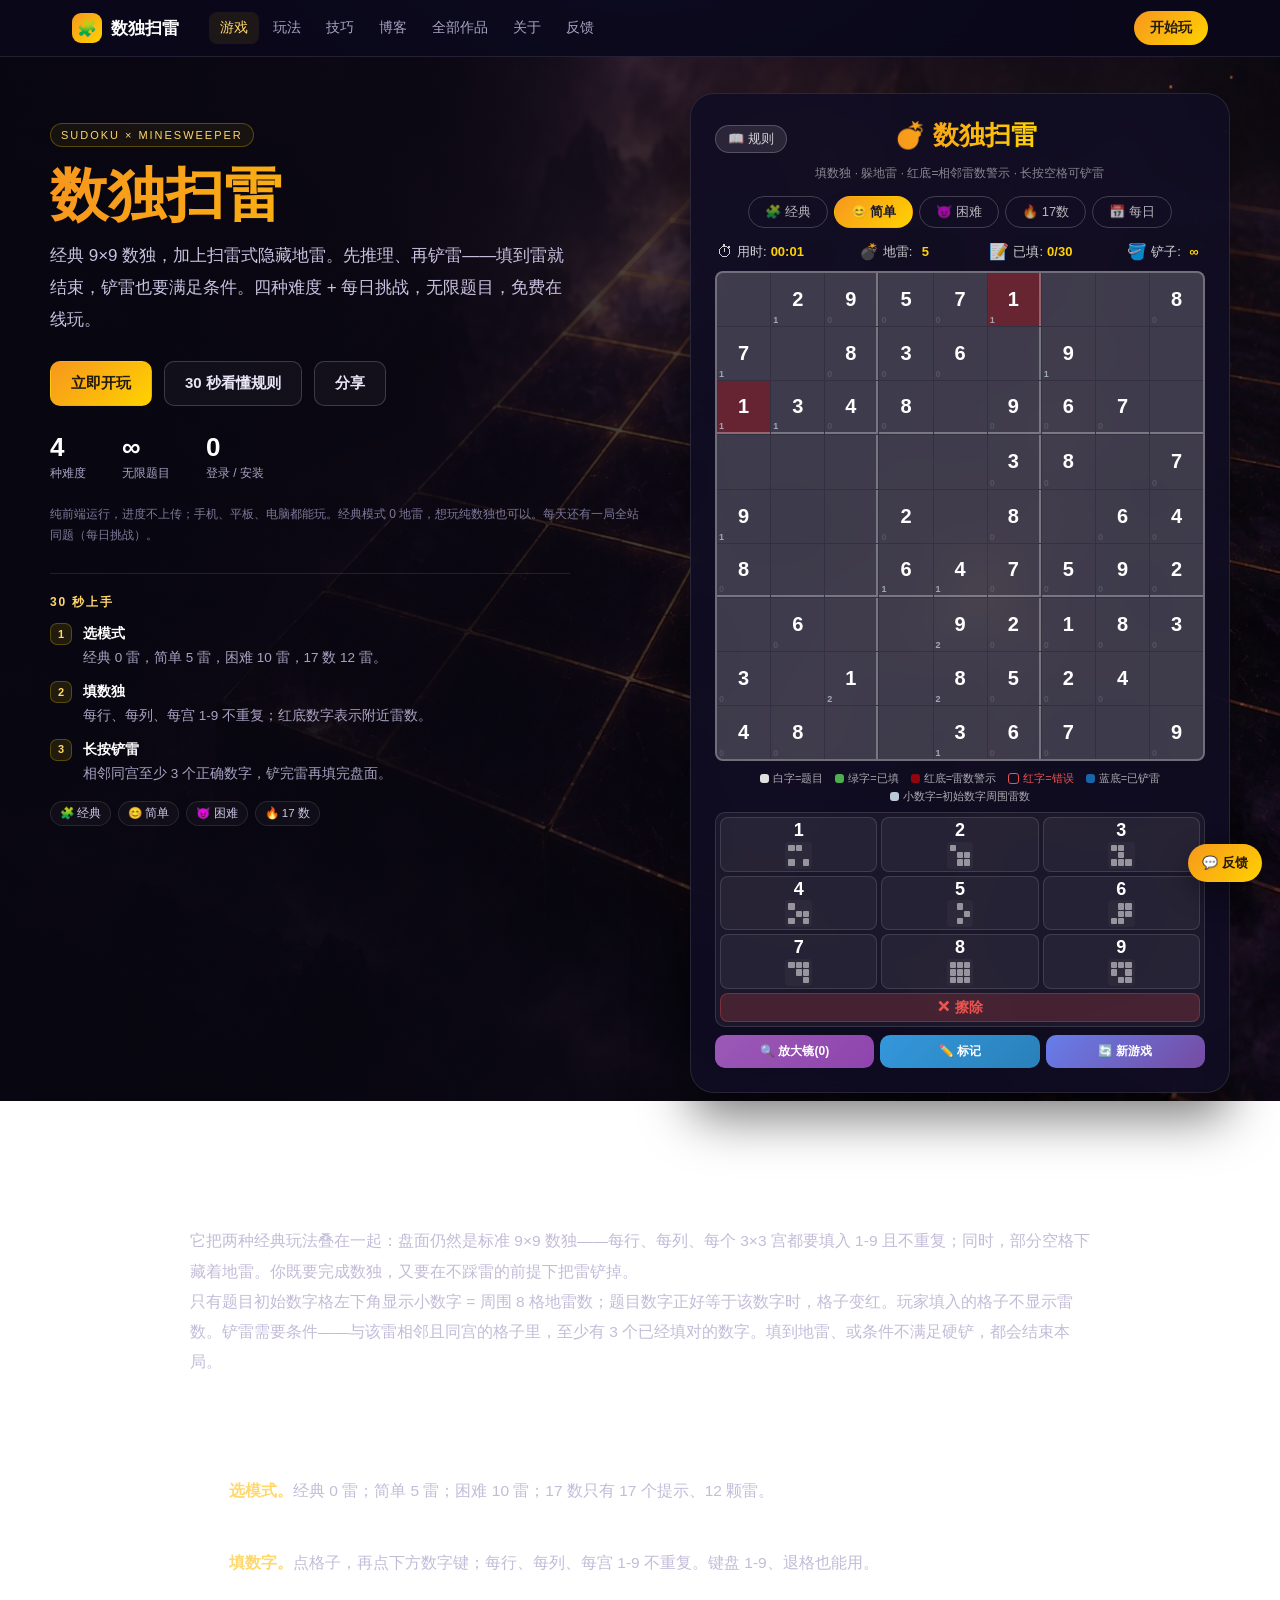
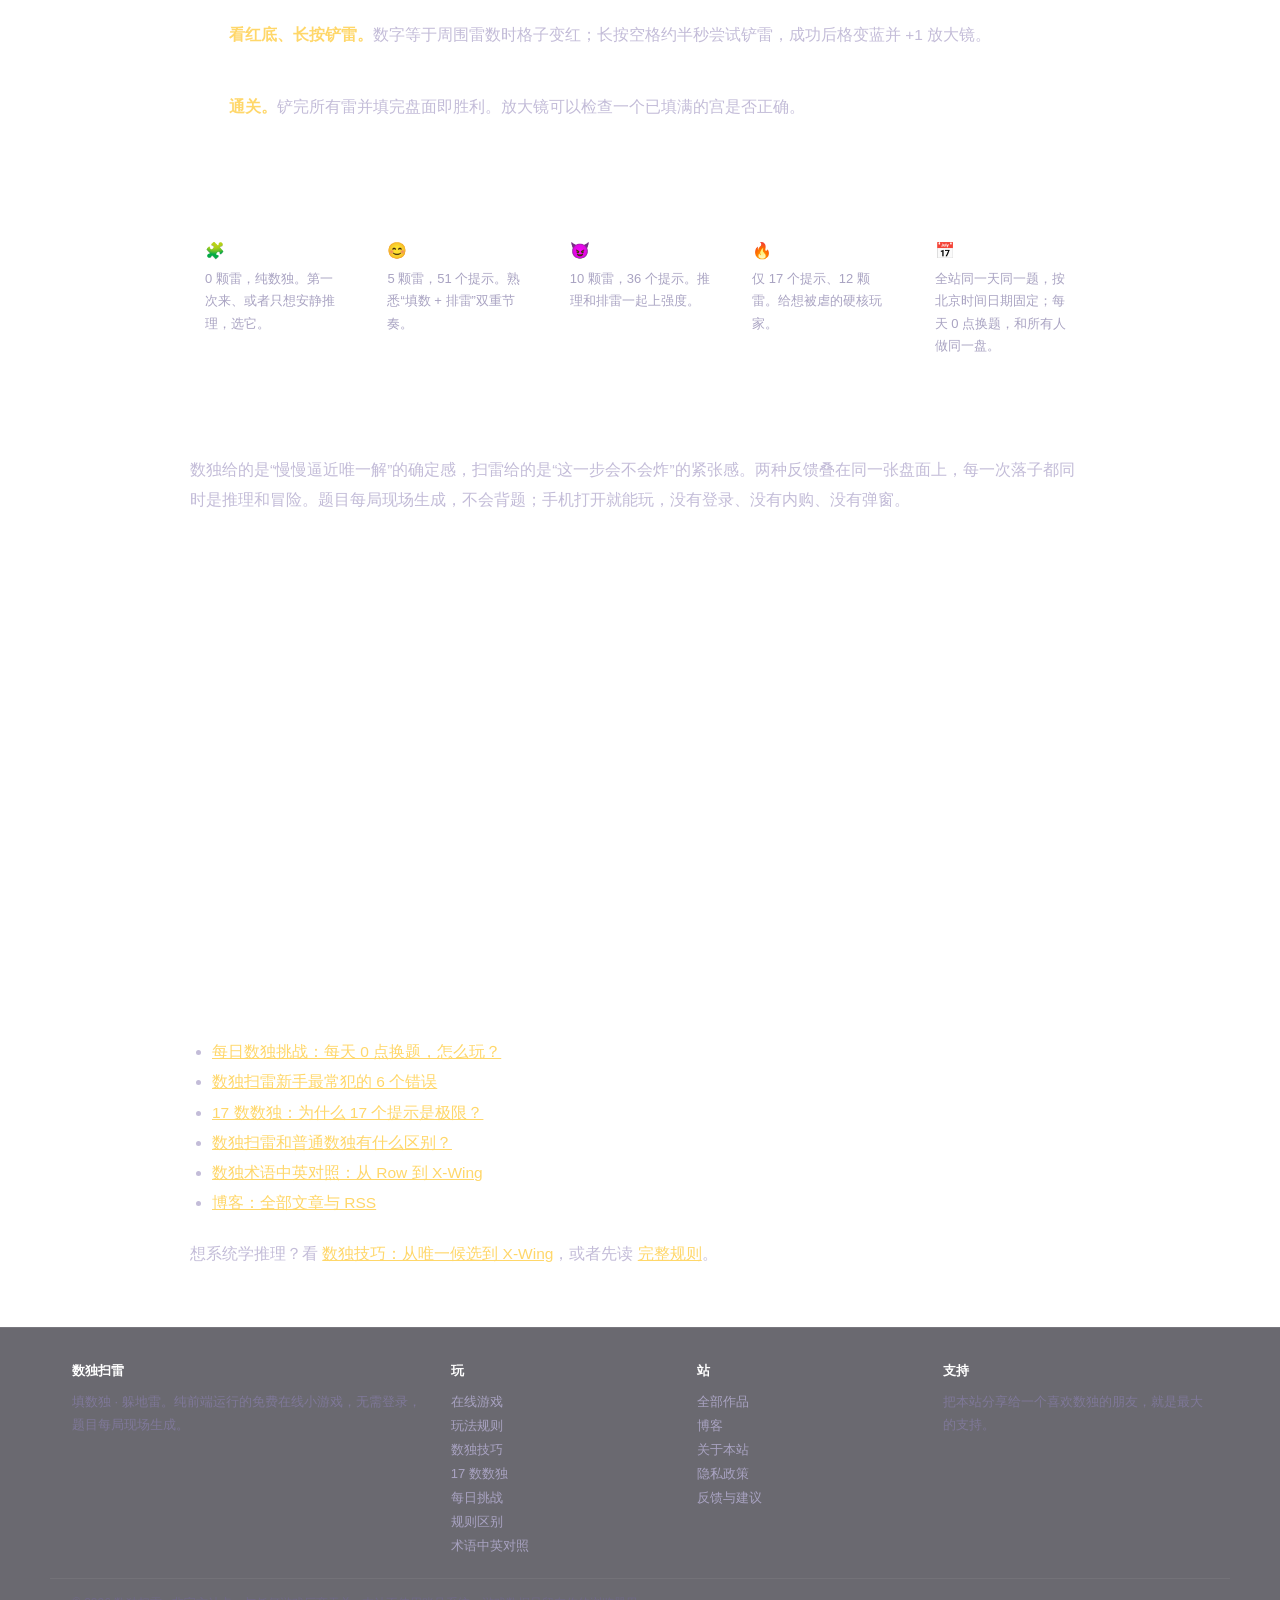
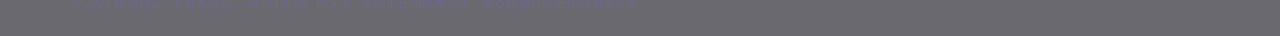
<file: index.html>
<!DOCTYPE html>
<html lang="zh-CN" data-lang="zh">
<head>
<meta charset="UTF-8">
<meta name="viewport" content="width=device-width, initial-scale=1.0">
<title>数独扫雷 - 在线数独+扫雷游戏，免费玩 | Sudoku Minesweeper</title>
<meta name="description" content="在线免费玩数独扫雷：标准数独规则加上扫雷式隐藏地雷，经典/简单/困难/17数四种难度 + 每日挑战，无限题目，手机电脑都能玩。">
<meta name="robots" content="index,follow">
<meta name="google-site-verification" content="fCkfI7h9OU4tstCwhGj9X18s-qxIKQ5c6J4GNo-vES8">
<meta name="msvalidate.01" content="6A747E1B3899C3206CFA20ED4156CDBF">
<link rel="canonical" href="https://vocabfan.online/">
<link rel="alternate" type="application/rss+xml" title="数独扫雷博客 RSS" href="https://vocabfan.online/feed.xml">
<meta name="theme-color" content="#0f0c29">
<link rel="icon" type="image/svg+xml" href="assets/favicon.svg">
<link rel="icon" type="image/png" sizes="64x64" href="assets/favicon-64.png">
<link rel="apple-touch-icon" sizes="180x180" href="assets/apple-touch-icon.png">
<meta property="og:site_name" content="数独扫雷">
<meta property="og:type" content="website">
<meta property="og:locale" content="zh_CN">
<meta property="og:title" content="数独扫雷 - 在线数独+扫雷游戏，免费玩 | Sudoku Minesweeper">
<meta property="og:description" content="在线免费玩数独扫雷：标准数独规则加上扫雷式隐藏地雷，经典/简单/困难/17数四种难度 + 每日挑战，无限题目，手机电脑都能玩。">
<meta property="og:url" content="https://vocabfan.online/">
<meta property="og:image" content="https://vocabfan.online/assets/og-cover.jpg">
<meta property="og:image:width" content="1200">
<meta property="og:image:height" content="630">
<meta name="twitter:card" content="summary_large_image">
<meta name="twitter:title" content="数独扫雷 - 在线数独+扫雷游戏，免费玩 | Sudoku Minesweeper">
<meta name="twitter:description" content="在线免费玩数独扫雷：标准数独规则加上扫雷式隐藏地雷，经典/简单/困难/17数四种难度 + 每日挑战，无限题目，手机电脑都能玩。">
<meta name="twitter:image" content="https://vocabfan.online/assets/og-cover.jpg">
<link rel="stylesheet" href="style.css?v=3">
<script type="application/ld+json">
{"@context":"https://schema.org","@type":"WebApplication","name":"数独扫雷","url":"https://vocabfan.online/","applicationCategory":"GameApplication","operatingSystem":"Any","browserRequirements":"Requires JavaScript","inLanguage":["zh-CN","en"],"description":"数独扫雷：在标准 9×9 数独中加入扫雷式隐藏地雷，支持经典、简单、困难、17 数四种难度，外加每日挑战，免费在线玩。","offers":{"@type":"Offer","price":"0","priceCurrency":"CNY"}}
</script>
<script type="application/ld+json">
{"@context":"https://schema.org","@type":"FAQPage","mainEntity":[{"@type":"Question","name":"数独扫雷和普通数独有什么区别？","acceptedAnswer":{"@type":"Answer","text":"盘面仍遵守标准数独规则，但部分空格下藏有地雷；填到雷会结束游戏，需要先推理并铲雷。"}},{"@type":"Question","name":"铲雷失败会怎样？","acceptedAnswer":{"@type":"Answer","text":"如果与该雷相邻且同宫的格子里正确数字不足 3 个，铲雷失败并结束本局。"}},{"@type":"Question","name":"题目有唯一解吗？","acceptedAnswer":{"@type":"Answer","text":"每一局都由程序现场生成，并在挖空时校验唯一解。"}},{"@type":"Question","name":"需要注册或付费吗？","acceptedAnswer":{"@type":"Answer","text":"不需要。游戏完全在浏览器本地运行，免费、无需登录。"}},{"@type":"Question","name":"手机上能玩吗？","acceptedAnswer":{"@type":"Answer","text":"可以，页面针对手机和平板做了响应式适配。"}},{"@type":"Question","name":"游戏数据会上传吗？","acceptedAnswer":{"@type":"Answer","text":"不会。游戏进度只存在当前页面内，刷新即重置；反馈只有你主动发邮件时才会发出。"}}]}
</script>
<script async src="https://pagead2.googlesyndication.com/pagead/js/adsbygoogle.js?client=ca-pub-4092161168689297" crossorigin="anonymous"></script>
</head>
<body>
<header class="site-header">
  <div class="site-header__inner">
    <a class="brand" href="index.html"><span class="brand__mark">🧩</span><span>数独扫雷</span></a>
    <nav class="site-nav" aria-label="主导航">
      <a href="index.html" class="active" aria-current="page">游戏</a>
      <a href="how-to-play.html">玩法</a>
      <a href="strategies.html">技巧</a>
      <a href="blog.html">博客</a>
      <a href="all.html">全部作品</a>
      <a href="about.html">关于</a>
      <a href="feedback.html">反馈</a>
    </nav>
    <a class="header-cta" href="index.html#game">开始玩</a>
  </div>
</header>
<main>
  <section class="hero">
    <div class="hero__inner">
      <div class="hero__copy">
        <span class="badge">SUDOKU × MINESWEEPER</span>
        <h1>数独扫雷</h1>
        <p class="hero__lead">经典 9×9 数独，加上扫雷式隐藏地雷。先推理、再铲雷——填到雷就结束，铲雷也要满足条件。四种难度 + 每日挑战，无限题目，免费在线玩。</p>
        <div class="hero__actions">
          <a class="btn btn--primary" href="#game">立即开玩</a>
          <a class="btn btn--ghost" href="how-to-play.html">30 秒看懂规则</a>
          <button class="btn btn--ghost" id="share-btn" type="button">分享</button>
        </div>
        <ul class="hero__stats">
          <li><b>4</b><span>种难度</span></li>
          <li><b>∞</b><span>无限题目</span></li>
          <li><b>0</b><span>登录 / 安装</span></li>
        </ul>
        <p class="hero__note">纯前端运行，进度不上传；手机、平板、电脑都能玩。经典模式 0 地雷，想玩纯数独也可以。每天还有一局全站同题（每日挑战）。</p>
        <div class="hero__quick">
          <h2>30 秒上手</h2>
          <ol>
            <li><span>1</span><div><b>选模式</b>经典 0 雷，简单 5 雷，困难 10 雷，17 数 12 雷。</div></li>
            <li><span>2</span><div><b>填数独</b>每行、每列、每宫 1-9 不重复；红底数字表示附近雷数。</div></li>
            <li><span>3</span><div><b>长按铲雷</b>相邻同宫至少 3 个正确数字，铲完雷再填完盘面。</div></li>
          </ol>
          <div class="chips"><span>🧩 经典</span><span>😊 简单</span><span>😈 困难</span><span>🔥 17 数</span></div>
        </div>
      </div>
      <div class="hero__game" id="game">
        <div class="container">
        <div class="header-row">
            <button class="rules-btn" id="rules-btn">📖 规则</button>
            <h2 class="game-title">💣 数独扫雷</h2>
            <div style="width:60px;"></div>
        </div>
        <p class="subtitle">填数独 · 躲地雷 · 红底=相邻雷数警示 · 长按空格可铲雷</p>

        <!-- 难度选择 -->
        <div class="difficulty-selector">
            <button class="diff-btn" data-diff="classic">🧩 经典</button>
            <button class="diff-btn active" data-diff="easy">😊 简单</button>
            <button class="diff-btn" data-diff="hard">😈 困难</button>
            <button class="diff-btn" data-diff="17">🔥 17数</button>
            <button class="diff-btn" data-diff="daily">📅 每日</button>
        </div>

        <!-- 游戏信息 -->
        <div class="game-info">
            <div class="info-item"><span class="icon">⏱</span><span>用时:</span><span class="value" id="timer">00:00</span></div>
            <div class="info-item">
                <span class="icon">💣</span>
                <span>地雷:</span>
                <span class="value" id="mine-count">0</span>
            </div>
            <div class="info-item">
                <span class="icon">📝</span>
                <span>已填:</span>
                <span class="value" id="filled-count">0/0</span>
            </div>
            <div class="info-item">
                <span class="icon">🪣</span>
                <span>铲子:</span>
                <span class="value" id="shovel-count">∞</span>
            </div>
        </div>

        <!-- 数独网格 -->
        <div class="sudoku-grid" id="sudoku-grid"></div>

        <!-- 颜色图例 -->
        <div class="legend">
            <span class="lg lg-given">白字=题目</span>
            <span class="lg lg-player">绿字=已填</span>
            <span class="lg lg-hint">红底=雷数警示</span>
            <span class="lg lg-wrong">红字=错误</span>
            <span class="lg lg-shoveled">蓝底=已铲雷</span>
            <span class="lg lg-clue">小数字=初始数字周围雷数</span>
        </div>

        <!-- 数字键盘 + 缩略图 合并区域（同一个大方框） -->
        <div class="numpad-thumbnail-area">
            <div class="numpad" id="numpad">
                <!-- 9个数字按钮，每个内嵌对应宫格的缩略图 -->
            </div>
        </div>

        <!-- 操作按钮 -->
        <div class="action-bar">
            <button class="action-btn magnify-btn" id="magnify-btn">🔍 放大镜(0)</button>
            <button class="action-btn mark-btn" id="mark-btn">✏️ 标记</button>
            <button class="action-btn new-game" id="new-game-btn">🔄 新游戏</button>
        </div>
    </div>

    <!-- 胜利弹窗 -->
    <div class="modal-overlay" id="victory-modal">
        <div class="modal">
            <div class="trophy">🏆</div>
            <h2>恭喜通关！</h2>
            <p id="victory-msg">你成功完成了数独并避开了所有地雷！</p>
            <button class="action-btn new-game" id="play-again-btn">🎮 再来一局</button>
        </div>
    </div>

    <!-- 失败弹窗 -->
    <div class="modal-overlay" id="fail-modal">
        <div class="modal">
            <div class="trophy" style="font-size:64px;">💥</div>
            <h2 style="background: linear-gradient(90deg, #ff4444, #ff6b6b);-webkit-background-clip:text;-webkit-text-fill-color:transparent;background-clip:text;">踩雷了！</h2>
            <p id="fail-msg">你填到了一个有地雷的格子，游戏结束！</p>
            <button class="action-btn new-game" id="fail-retry-btn">🔄 重新挑战</button>
        </div>
    </div>

    <!-- 规则弹窗 -->
    <div class="modal-overlay" id="rules-modal">
        <div class="modal rules-modal">
            <div class="trophy" style="font-size:40px;">📖</div>
            <h2>游戏规则</h2>
            <div class="rules-content">
                <p><strong>📚 名词说明</strong><br>· <strong>行 / 列</strong>：横向一排 9 格为「行」，纵向一列为「列」<br>· <strong>宫</strong>：被白色粗线围住的 3×3 共 9 个格子，整个盘面共有 9 个宫<br>· <strong>相邻格子</strong>：与某格上下左右及斜向紧挨的格子（最多 8 个，盘面边缘的格子更少）</p>
                <p><strong>🎯 目标</strong><br>完成数独的同时，找出并铲除所有地雷。</p>
                <p><strong>🎮 基本玩法</strong><br>· 像普通数独一样填数字（1-9），每行、每列、每个宫内数字不重复<br>· 只有题目初始数字格显示小数字 = 周围 8 格中的地雷数<br>· 玩家填入的数字不显示雷数，也不会生成红底雷提示<br>· 题目初始数字正好等于相邻雷数时，格子变红提醒你附近有雷<br>· 有雷的格子必须先铲除，才能填数字</p>
                <p><strong>🪣 铲雷（长按）</strong><br>· 填数模式下点击选中一个空格子，长按它约半秒即可尝试铲雷<br>· 铲雷条件：与该雷相邻且同宫的格子中，至少有 3 个已填对的数字<br>· 铲雷成功后该格变蓝，并获得 1 个放大镜<br>· 铲雷次数不限</p>
                <p><strong>🔍 放大镜</strong><br>· 铲雷成功可获得放大镜，点击"放大镜"按钮进入检查模式<br>· 点击一个已填满数字的宫，检查该宫内 9 个数字是否全部正确<br>· 全部正确：该宫变绿并显示✅；有错误：显示❌，错误数字标红<br>· 每次检查消耗 1 个放大镜</p>
                <p><strong>✏️ 标记模式</strong><br>· 点击"标记"按钮进入标记模式<br>· 点击空格子选中，再点数字按钮添加候选标记（小数字）<br>· 再次点击已标记的数字可移除<br>· 回到填数模式填入数字后，同行、同列、同宫中相同的候选标记会自动清除</p>
                <p><strong>💣 地雷提示</strong><br>· 只有题目初始数字格显示周围雷数，空格/玩家填入格不显示<br>· 题目初始数字等于该格相邻雷数时，整格变红<br>· 颜色说明：白字=题目 · 绿字=已填 · 红底=数字等于雷数 · 红字=错误 · 蓝底=已铲雷</p>
                <p><strong>🏆 胜利条件</strong><br>· 铲除所有地雷，并正确填完所有空格</p>
            </div>
            <button class="action-btn new-game" id="rules-close-btn">知道了</button>
        </div>
    </div>

    <!-- 自定义提示弹窗（替代 alert） -->
    <div class="toast-overlay" id="toast-overlay">
        <div class="toast-box">
            <div class="toast-icon" id="toast-icon">💡</div>
            <div class="toast-msg" id="toast-msg">提示信息</div>
            <button class="toast-btn" id="toast-btn">确定</button>
        </div>
    </div>

    
      </div>
    </div>
  </section>

  <div class="ad-slot" data-ad-slot="homeAfterGame"></div>

  <section class="content">
    <div class="content__inner">
      <h2>数独扫雷是什么？</h2>
      <p>它把两种经典玩法叠在一起：盘面仍然是标准 9×9 数独——每行、每列、每个 3×3 宫都要填入 1-9 且不重复；同时，部分空格下藏着地雷。你既要完成数独，又要在不踩雷的前提下把雷铲掉。</p>
      <p>只有题目初始数字格左下角显示小数字 = 周围 8 格地雷数；题目数字正好等于该数字时，格子变红。玩家填入的格子不显示雷数。铲雷需要条件——与该雷相邻且同宫的格子里，至少有 3 个已经填对的数字。填到地雷、或条件不满足硬铲，都会结束本局。</p>

      <h2>怎么玩：30 秒上手</h2>
      <ol class="steps">
        <li><b>选模式。</b>经典 0 雷；简单 5 雷；困难 10 雷；17 数只有 17 个提示、12 颗雷。</li>
        <li><b>填数字。</b>点格子，再点下方数字键；每行、每列、每宫 1-9 不重复。键盘 1-9、退格也能用。</li>
        <li><b>看红底、长按铲雷。</b>数字等于周围雷数时格子变红；长按空格约半秒尝试铲雷，成功后格变蓝并 +1 放大镜。</li>
        <li><b>通关。</b>铲完所有雷并填完盘面即胜利。放大镜可以检查一个已填满的宫是否正确。</li>
      </ol>

      <div class="ad-slot" data-ad-slot="homeInContent"></div>

      <h2>四种难度 + 每日挑战</h2>
      <div class="mode-grid">
        <div class="mode"><h3>🧩 经典</h3><p>0 颗雷，纯数独。第一次来、或者只想安静推理，选它。</p></div>
        <div class="mode"><h3>😊 简单</h3><p>5 颗雷，51 个提示。熟悉“填数 + 排雷”双重节奏。</p></div>
        <div class="mode"><h3>😈 困难</h3><p>10 颗雷，36 个提示。推理和排雷一起上强度。</p></div>
        <div class="mode"><h3>🔥 17 数</h3><p>仅 17 个提示、12 颗雷。给想被虐的硬核玩家。</p></div>
        <div class="mode"><h3>📅 每日挑战</h3><p>全站同一天同一题，按北京时间日期固定；每天 0 点换题，和所有人做同一盘。</p></div>
      </div>

      <h2>为什么会上瘾？</h2>
      <p>数独给的是“慢慢逼近唯一解”的确定感，扫雷给的是“这一步会不会炸”的紧张感。两种反馈叠在同一张盘面上，每一次落子都同时是推理和冒险。题目每局现场生成，不会背题；手机打开就能玩，没有登录、没有内购、没有弹窗。</p>

      <h2>常见问题</h2>
      <details><summary>数独扫雷和普通数独有什么区别？</summary><p>盘面仍遵守标准数独规则，但部分空格下藏有地雷；填到雷会结束游戏，需要先推理并铲雷。</p></details>
      <details><summary>铲雷失败会怎样？</summary><p>如果与该雷相邻且同宫的格子里正确数字不足 3 个，铲雷失败并结束本局。长按没有雷的格子只会提示，不会惩罚。</p></details>
      <details><summary>题目有唯一解吗？</summary><p>每一局都由程序现场生成，并在挖空时校验唯一解；不会出现多解盘面。</p></details>
      <details><summary>需要注册或付费吗？</summary><p>不需要。游戏完全在浏览器本地运行，免费、无需登录。</p></details>
      <details><summary>手机上能玩吗？</summary><p>可以，页面针对手机和平板做了响应式适配。</p></details>
      <details><summary>游戏数据会上传吗？</summary><p>不会。游戏进度只存在当前页面内，刷新即重置；反馈只有你主动发邮件时才会发出。</p></details>

      <h2>延伸阅读</h2>
      <ul class="related">
        <li><a href="daily-sudoku.html">每日数独挑战：每天 0 点换题，怎么玩？</a></li>
        <li><a href="common-mistakes.html">数独扫雷新手最常犯的 6 个错误</a></li>
        <li><a href="17-clues.html">17 数数独：为什么 17 个提示是极限？</a></li>
        <li><a href="sudoku-minesweeper-difference.html">数独扫雷和普通数独有什么区别？</a></li>
        <li><a href="sudoku-terms.html">数独术语中英对照：从 Row 到 X-Wing</a></li>
        <li><a href="blog.html">博客：全部文章与 RSS</a></li>
      </ul>
      <p style="margin-top:20px">想系统学推理？看 <a href="strategies.html">数独技巧：从唯一候选到 X-Wing</a>，或者先读 <a href="how-to-play.html">完整规则</a>。</p>
    </div>
  </section>
</main>
<footer class="site-footer">
  <div class="site-footer__inner">
    <div>
      <h4>数独扫雷</h4>
      <p>填数独 · 躲地雷。纯前端运行的免费在线小游戏，无需登录，题目每局现场生成。</p>
    </div>
    <div>
      <h4>玩</h4>
      <a href="index.html#game">在线游戏</a>
      <a href="how-to-play.html">玩法规则</a>
      <a href="strategies.html">数独技巧</a>
      <a href="17-clues.html">17 数数独</a>
      <a href="daily-sudoku.html">每日挑战</a>
      <a href="sudoku-minesweeper-difference.html">规则区别</a>
      <a href="sudoku-terms.html">术语中英对照</a>
    </div>
    <div>
      <h4>站</h4>
      <a href="all.html">全部作品</a>
      <a href="blog.html">博客</a>
      <a href="about.html">关于本站</a>
      <a href="privacy.html">隐私政策</a>
      <a href="feedback.html">反馈与建议</a>
    </div>
    <div>
      <h4>支持</h4>
      <p>把本站分享给一个喜欢数独的朋友，就是最大的支持。</p>
    </div>
  </div>
  <div class="site-footer__bottom">© 2026 数独扫雷 · 非官方站点，与任何游戏厂商无关 · 本站不使用账号系统，游戏数据只留在你的浏览器里。</div>
</footer>
<a class="feedback-fab" href="feedback.html" aria-label="反馈与建议">💬 反馈</a>
<script src="sudoku.js"></script>
    <script>
        // ============================================================
        // 游戏主逻辑
        // ============================================================

        // 游戏状态
        let state = {
            puzzle: [],        // 题目（0=空格）
            solution: [],      // 完整解
            playerGrid: [],    // 玩家当前填的数字
            mineMap: [],       // 地雷位置
            hintMap: [],       // 提示数字（周围雷数）
            selectedCell: null, // 当前选中的格子 {row, col}
            selectedNum: null,  // 当前选中的数字（无选中格子时，点击数字按钮高亮该数字）
            difficulty: 'easy',
            mineCount: 0,
            gameOver: false,
            explodedCell: null, // 踩雷的格子 {row, col}
            markMode: false,    // 标记模式
            markGrid: null,     // 标记数字 {row: {col: Set<num>}}
            magnifyCount: 0,    // 放大镜剩余次数
            magnifyMax: 7,      // 放大镜上限
            boxChecked: null,   // 宫检查状态 {boxIdx: 'correct'|'wrong'|null}
            checkedErrors: null, // 检查出的错误 {row: {col: true}}
            conflictGrid: null, // 数独语法冲突 {row: {col: true}}
            shoveled: null,     // 已铲除地雷的格子（9x9 布尔数组，蓝色背景 + 绿✓）
            noGuess: false      // 本局是否通过无猜校验
        };

        const gridEl = document.getElementById('sudoku-grid');
        const mineCountEl = document.getElementById('mine-count');
        const filledCountEl = document.getElementById('filled-count');
        const shovelCountEl = document.getElementById('shovel-count');
        const markBtn = document.getElementById('mark-btn');
        const magnifyBtn = document.getElementById('magnify-btn');
        const numpadEl = document.getElementById('numpad');
        const victoryModal = document.getElementById('victory-modal');
        const failModal = document.getElementById('fail-modal');
        const victoryMsg = document.getElementById('victory-msg');
        const failMsg = document.getElementById('fail-msg');
        const toastOverlay = document.getElementById('toast-overlay');
        const toastMsg = document.getElementById('toast-msg');
        const toastIcon = document.getElementById('toast-icon');
        const toastBtn = document.getElementById('toast-btn');

        // ---------- 自定义弹窗（替代 alert） ----------

        function showToast(msg, icon) {
            toastIcon.textContent = icon || '💡';
            toastMsg.textContent = msg;
            toastOverlay.classList.add('show');
        }

        function hideToast() {
            toastOverlay.classList.remove('show');
        }

        toastBtn.addEventListener('click', hideToast);
        toastOverlay.addEventListener('click', (e) => {
            if (e.target === toastOverlay) hideToast();
        });

        // 获取某个格子所在的3x3宫范围
        function getBoxRange(row, col) {
            const startRow = Math.floor(row / 3) * 3;
            const startCol = Math.floor(col / 3) * 3;
            return { startRow, startCol, endRow: startRow + 3, endCol: startCol + 3 };
        }

        // 获取某个格子周围8格中，在同一3x3宫内的邻居
        function getNeighborsInBox(row, col) {
            const box = getBoxRange(row, col);
            const neighbors = [];
            for (let dr = -1; dr <= 1; dr++) {
                for (let dc = -1; dc <= 1; dc++) {
                    if (dr === 0 && dc === 0) continue;
                    const nr = row + dr;
                    const nc = col + dc;
                    if (nr >= box.startRow && nr < box.endRow &&
                        nc >= box.startCol && nc < box.endCol &&
                        nr >= 0 && nr < 9 && nc >= 0 && nc < 9) {
                        neighbors.push([nr, nc]);
                    }
                }
            }
            return neighbors;
        }

        // 检查某个雷是否可以被铲除
        function canShovelMine(row, col) {
            if (!state.mineMap[row][col]) return false;

            const neighbors = getNeighborsInBox(row, col);
            let correctCount = 0;

            for (const [nr, nc] of neighbors) {
                if (state.playerGrid[nr][nc] !== 0 &&
                    state.playerGrid[nr][nc] === state.solution[nr][nc]) {
                    correctCount++;
                }
            }

            return correctCount >= 3;
        }

        // 获取宫格索引 (0-8)
        function getBoxIndex(row, col) {
            return Math.floor(row / 3) * 3 + Math.floor(col / 3);
        }

        // 检查某个宫格是否所有格都填了数字
        function isBoxFilled(boxIdx) {
            const startRow = Math.floor(boxIdx / 3) * 3;
            const startCol = (boxIdx % 3) * 3;
            for (let r = startRow; r < startRow + 3; r++) {
                for (let c = startCol; c < startCol + 3; c++) {
                    if (state.puzzle[r][c] === 0 && state.playerGrid[r][c] === 0) {
                        return false;
                    }
                }
            }
            return true;
        }

        // 检查某个宫格内所有数字是否正确
        function checkBox(boxIdx) {
            const startRow = Math.floor(boxIdx / 3) * 3;
            const startCol = (boxIdx % 3) * 3;
            let allCorrect = true;
            const errors = {};

            for (let r = startRow; r < startRow + 3; r++) {
                for (let c = startCol; c < startCol + 3; c++) {
                    if (state.puzzle[r][c] === 0) {
                        if (state.playerGrid[r][c] !== state.solution[r][c]) {
                            allCorrect = false;
                            if (!errors[r]) errors[r] = {};
                            errors[r][c] = true;
                        }
                    }
                }
            }

            return { allCorrect, errors };
        }

        // ---------- 计时器 ----------
        var timerEl = document.getElementById('timer');
        var timerId = null;
        var timerStart = 0;
        var timerElapsed = 0;
        function pad2(n) { return (n < 10 ? '0' : '') + n; }
        function fmtTime(sec) {
            sec = Math.max(0, Math.floor(sec || 0));
            var h = Math.floor(sec / 3600);
            var m = Math.floor((sec % 3600) / 60);
            var s = sec % 60;
            return h > 0 ? h + ':' + pad2(m) + ':' + pad2(s) : pad2(m) + ':' + pad2(s);
        }
        function tickTimer() {
            if (!timerEl) return;
            timerElapsed = Math.floor((Date.now() - timerStart) / 1000);
            timerEl.textContent = fmtTime(timerElapsed);
        }
        function startTimer() {
            if (timerId) { clearInterval(timerId); timerId = null; }
            timerStart = Date.now();
            timerElapsed = 0;
            if (timerEl) timerEl.textContent = '00:00';
            timerId = setInterval(tickTimer, 1000);
        }
        function stopTimer() {
            if (timerId) { clearInterval(timerId); timerId = null; }
            if (timerStart) tickTimer();
        }

        // ---------- 初始化游戏 ----------

        function initGame(difficulty) {
            state.difficulty = difficulty;
            state.gameOver = false;
            state.selectedCell = null;
            state.selectedNum = null;
            state.explodedCell = null;
            state.markMode = false;
            state.markGrid = Array.from({ length: 9 }, () => ({}));
            state.boxChecked = {};
            state.checkedErrors = Array.from({ length: 9 }, () => ({}));
            state.conflictGrid = Array.from({ length: 9 }, () => ({}));
            state.shoveled = Array.from({ length: 9 }, () => Array(9).fill(false));

            // 放大镜模式重置
            magnifyMode = false;
            // 放大镜初始为0，每铲一个雷给一个，有上限
            state.magnifyCount = 0;
            switch (difficulty) {
                case 'daily': state.magnifyMax = 5; break;
                case 'easy': state.magnifyMax = 7; break;
                case 'hard': state.magnifyMax = 5; break;
                case '17': state.magnifyMax = 3; break;
                default: state.magnifyMax = 7;
            }

            // 生成数独
            const isDaily = difficulty === 'daily';
            if (isDaily) setRng(mulberry32(dailySeed()));
            const generated = generatePuzzle(difficulty);
            const { puzzle, solution } = generated;
            state.puzzle = puzzle;
            state.solution = solution;

            // 初始化玩家网格
            state.playerGrid = puzzle.map(row => [...row]);

            // 放置地雷
            state.mineCount = getMineCount(difficulty);
            state.mineMap = placeMines(puzzle, state.mineCount);
            if (isDaily) setRng(Math.random);

            // 计算提示
            state.hintMap = calculateHints(state.mineMap);
            state.noGuess = !!generated.noGuess && !!state.mineMap.noGuess;
            recomputeConflicts();

            // 更新UI
            updateDifficultyButtons();
            updateModeButtons();
            renderGrid();
            renderNumpad();
            updateInfo();
            updateMagnifyButton();
            victoryModal.classList.remove('show');
            failModal.classList.remove('show');
            startTimer();
        }

        // ---------- 渲染网格 ----------

        function renderGrid() {
            gridEl.innerHTML = '';

            // 计算选中格子的相关信息（用于高亮）
            let selectedVal = null;
            let selectedRow = -1;
            let selectedCol = -1;
            let selectedBoxStartRow = -1;
            let selectedBoxStartCol = -1;

            if (state.selectedCell) {
                selectedRow = state.selectedCell.row;
                selectedCol = state.selectedCell.col;
                // 获取选中格子的值（优先 playerGrid，其次 puzzle）
                const pv = state.playerGrid[selectedRow][selectedCol];
                selectedVal = pv !== 0 ? pv : state.puzzle[selectedRow][selectedCol];
                const box = getBoxRange(selectedRow, selectedCol);
                selectedBoxStartRow = box.startRow;
                selectedBoxStartCol = box.startCol;
            }

            for (let r = 0; r < 9; r++) {
                for (let c = 0; c < 9; c++) {
                    const cell = document.createElement('div');
                    cell.className = 'cell';
                    cell.dataset.row = r;
                    cell.dataset.col = c;

                    const isGiven = state.puzzle[r][c] !== 0;
                    const playerVal = state.playerGrid[r][c];
                    const marks = state.markGrid[r][c];

                    // 同行/列/宫高亮
                    if (selectedRow >= 0) {
                        if (r === selectedRow || c === selectedCol ||
                            (r >= selectedBoxStartRow && r < selectedBoxStartRow + 3 &&
                             c >= selectedBoxStartCol && c < selectedBoxStartCol + 3)) {
                            cell.classList.add('related');
                        }
                    }

                    // 相同数字高亮（非0且非选中格本身）
                    if (selectedVal !== null && selectedVal !== 0 &&
                        !(r === selectedRow && c === selectedCol)) {
                        const cellVal = isGiven ? state.puzzle[r][c] : playerVal;
                        if (cellVal === selectedVal) {
                            cell.classList.add('highlighted');
                        }
                    }

                    // 无选中格子时，selectedNum 高亮所有包含该数字的格子
                    if (state.selectedCell === null && state.selectedNum !== null) {
                        const cellVal = isGiven ? state.puzzle[r][c] : playerVal;
                        if (cellVal === state.selectedNum) {
                            cell.classList.add('highlighted');
                        }
                    }

                    // 显示数字
                    if (isGiven) {
                        cell.textContent = state.puzzle[r][c];
                        cell.classList.add('given');
                    } else if (playerVal !== 0) {
                        cell.textContent = playerVal;
                        cell.classList.add('player');
                        // 检查出的错误标红（用 checked-wrong）
                        if (state.checkedErrors[r] && state.checkedErrors[r][c]) {
                            cell.classList.add('checked-wrong');
                        }
                        // 数独语法冲突标红（用 conflict）
                        if (state.conflictGrid[r] && state.conflictGrid[r][c]) {
                            cell.classList.add('conflict');
                        }
                    }

                    // 有标记数字且没有大数字时，显示3x3 grid固定位置小数字
                    if (marks && marks.size > 0 && playerVal === 0) {
                        const compact = document.createElement('div');
                        compact.className = 'marks-compact';
                        for (let pos = 1; pos <= 9; pos++) {
                            const span = document.createElement('span');
                            span.className = 'mark-num';
                            if (marks.has(pos)) {
                                span.textContent = pos;
                            }
                            compact.appendChild(span);
                        }
                        cell.appendChild(compact);
                    }

                    // 红色提示：只对题目给定数字生效
                    if (shouldShowHint(r, c, state.puzzle, state.playerGrid, state.hintMap)) {
                        cell.classList.add('hint');
                    }

                    // 只有题目初始数字格显示周围雷数；玩家填入的格子不显示
                    if (state.puzzle[r][c] !== 0) {
                        const mineBadge = document.createElement('span');
                        mineBadge.className = 'mine-badge' + (state.hintMap[r][c] === 0 ? ' zero' : '');
                        mineBadge.textContent = state.hintMap[r][c];
                        cell.appendChild(mineBadge);
                    }

                    // 放大镜检查结果：通过的宫整宫变绿，宫左上角显示✅/❌徽标
                    const boxIdx = getBoxIndex(r, c);
                    const boxState = state.boxChecked[boxIdx];
                    if (boxState === 'correct') {
                        cell.classList.add('box-correct');
                    }
                    if (boxState && r % 3 === 0 && c % 3 === 0) {
                        cell.classList.add(boxState === 'correct' ? 'box-correct-tl' : 'box-wrong-tl');
                    }

                    // 已铲除地雷：蓝底 + 绿✓
                    if (state.shoveled[r][c]) {
                        cell.classList.add('shoveled');
                    }

                    // 踩雷爆炸效果
                    if (state.explodedCell &&
                        state.explodedCell.row === r &&
                        state.explodedCell.col === c) {
                        cell.classList.add('exploded');
                        cell.textContent = '';
                    }

                    // 选中状态
                    if (state.selectedCell &&
                        state.selectedCell.row === r &&
                        state.selectedCell.col === c) {
                        cell.classList.add('selected');
                    }

                    // 标记模式：显示9宫格虚线（方便点击选中）
                    if (state.markMode && !isGiven && playerVal === 0) {
                        cell.classList.add('mark-mode');
                        // 在标记模式下，如果已经有紧凑小数字，也显示虚线
                        // 但不要覆盖紧凑小数字，所以只在无内容时加虚线
                        if (!marks || marks.size === 0) {
                            const markGrid = document.createElement('div');
                            markGrid.className = 'mark-grid';
                            for (let i = 1; i <= 9; i++) {
                                const mc = document.createElement('div');
                                mc.className = 'mark-cell';
                                mc.dataset.num = i;
                                markGrid.appendChild(mc);
                            }
                            cell.appendChild(markGrid);
                        }
                    }

                    cell.addEventListener('click', () => onCellClick(r, c));

                    // 长按铲雷：填数模式下按住空格子约0.6秒触发铲雷
                    cell.addEventListener('pointerdown', (e) => {
                        if (e.button !== 0) return;
                        if (state.gameOver || state.markMode || magnifyMode) return;
                        // 只有空格才可能藏雷，有数字的格子长按无意义
                        if (state.puzzle[r][c] !== 0 || state.playerGrid[r][c] !== 0) return;
                        cancelPressTimer();
                        pressCellEl = cell;
                        pressStartXY = { x: e.clientX, y: e.clientY };
                        cell.classList.add('pressing');
                        pressTimer = setTimeout(() => {
                            pressTimer = null;
                            if (pressCellEl) { pressCellEl.classList.remove('pressing'); pressCellEl = null; }
                            tryShovel(r, c);
                        }, 600);
                    });
                    cell.addEventListener('pointermove', (e) => {
                        // 手指/鼠标移动超过10px视为滚动或拖动，取消长按
                        if (pressTimer && pressStartXY &&
                            Math.hypot(e.clientX - pressStartXY.x, e.clientY - pressStartXY.y) > 10) {
                            cancelPressTimer();
                        }
                    });
                    cell.addEventListener('pointerup', cancelPressTimer);
                    cell.addEventListener('pointerleave', cancelPressTimer);
                    cell.addEventListener('pointercancel', cancelPressTimer);

                    gridEl.appendChild(cell);
                }
            }
        }

        // ---------- 渲染数字键盘（每个按钮内嵌对应数字的分布图） ----------

        function renderNumpad() {
            numpadEl.innerHTML = '';

            // 获取选中格子的值（用于数字键盘高亮）
            let selectedVal = null;
            if (state.selectedCell) {
                const { row, col } = state.selectedCell;
                const pv = state.playerGrid[row][col];
                selectedVal = pv !== 0 ? pv : state.puzzle[row][col];
            }

            for (let num = 1; num <= 9; num++) {
                const wrapper = document.createElement('div');
                wrapper.className = 'num-btn-wrapper';
                wrapper.dataset.num = num;

                // 数字键盘高亮：选中格子的值等于该数字
                if (selectedVal !== null && selectedVal !== 0 && selectedVal === num) {
                    wrapper.classList.add('highlighted');
                }

                // 数字标签
                const label = document.createElement('div');
                label.className = 'num-label';
                label.textContent = num;
                wrapper.appendChild(label);

                // 缩略图（3x3宫格分布图：每个小格代表一个3x3宫，该数字在宫中有出现则亮起）
                const thumb = document.createElement('div');
                thumb.className = 'num-thumb';

                for (let bi = 0; bi < 9; bi++) {
                    const tc = document.createElement('div');
                    tc.className = 'nt-cell';
                    // 检查该3x3宫中是否有数字 num
                    const startRow = Math.floor(bi / 3) * 3;
                    const startCol = (bi % 3) * 3;
                    let found = false;
                    for (let r = startRow; r < startRow + 3 && !found; r++) {
                        for (let c = startCol; c < startCol + 3 && !found; c++) {
                            const puzzleVal = state.puzzle[r][c];
                            const playerVal = state.playerGrid[r][c];
                            const cellVal = puzzleVal !== 0 ? puzzleVal : playerVal;
                            if (cellVal === num) {
                                found = true;
                            }
                        }
                    }
                    if (found) {
                        tc.classList.add('filled');
                    }
                    thumb.appendChild(tc);
                }

                wrapper.appendChild(thumb);

                // 点击整个 wrapper -> 无选中格子时选中该数字高亮，有选中格子时填数字
                wrapper.addEventListener('click', (e) => {
                    if (state.selectedCell === null) {
                        // 无选中格子 -> 选中该数字，高亮所有包含该数字的格子
                        state.selectedNum = num;
                        renderGrid();
                        renderNumpad();
                    } else {
                        placeNumber(num);
                    }
                });

                numpadEl.appendChild(wrapper);
            }

            // 擦除按钮
            const eraseWrapper = document.createElement('div');
            eraseWrapper.className = 'num-btn-wrapper erase-wrapper';
            const eraseLabel = document.createElement('div');
            eraseLabel.className = 'num-label';
            eraseLabel.textContent = '✕ 擦除';
            eraseWrapper.appendChild(eraseLabel);
            eraseWrapper.addEventListener('click', () => placeNumber(0));
            numpadEl.appendChild(eraseWrapper);
        }

        // ---------- 放大镜模式 ----------

        let magnifyMode = false;      // 放大镜模式
        let magnifyHintShown = false; // 检查模式提示只弹一次
        let shovelHintShown = false;  // 长按铲雷提示只弹一次

        // ---------- 长按铲雷 ----------

        let pressTimer = null;   // 长按计时器
        let pressCellEl = null;  // 正在长按的格子元素
        let pressStartXY = null; // 按下起点（用于判断是否移动）

        function cancelPressTimer() {
            if (pressTimer) { clearTimeout(pressTimer); pressTimer = null; }
            if (pressCellEl) { pressCellEl.classList.remove('pressing'); pressCellEl = null; }
            pressStartXY = null;
        }

        // 切换放大镜模式
        function toggleMagnifyMode() {
            if (state.gameOver) return;
            if (state.magnifyCount <= 0) {
                showToast('🔍 放大镜用完了！铲雷成功可获得放大镜', '🔍');
                return;
            }
            magnifyMode = !magnifyMode;
            if (magnifyMode) {
                state.markMode = false;
                updateModeButtons();
                // 提示只在第一次进入时弹出一次
                if (!magnifyHintShown) {
                    magnifyHintShown = true;
                    showToast('🔍 检查模式：点击一个已填满数字的宫进行检查', '🔍');
                }
            }
            renderGrid();
            updateMagnifyButton();
        }

        // 在点击格子时处理放大镜检查
        function tryMagnifyCell(row, col) {
            if (state.gameOver) return;
            if (state.magnifyCount <= 0) {
                magnifyMode = false;
                updateMagnifyButton();
                renderGrid();
                showToast('🔍 放大镜用完了！', '🔍');
                return;
            }

            const boxIdx = getBoxIndex(row, col);

            if (state.boxChecked[boxIdx]) {
                showToast('该宫已经检查过了！', '✅');
                magnifyMode = false;
                updateMagnifyButton();
                renderGrid();
                return;
            }

            if (!isBoxFilled(boxIdx)) {
                showToast('该宫还有空格未填，请先填满数字！', '📝');
                magnifyMode = false;
                updateMagnifyButton();
                renderGrid();
                return;
            }

            // 消耗放大镜
            state.magnifyCount--;

            // 检查宫格
            const result = checkBox(boxIdx);
            if (result.allCorrect) {
                state.boxChecked[boxIdx] = 'correct';
                showToast('✅ 检查通过！该宫内 9 个数字全部正确', '✅');
            } else {
                state.boxChecked[boxIdx] = 'wrong';
                // 记录错误位置并统计
                let errCount = 0;
                for (const r in result.errors) {
                    for (const c in result.errors[r]) {
                        state.checkedErrors[r][c] = true;
                        errCount++;
                    }
                }
                showToast(`❌ 该宫有 ${errCount} 个错误数字，已标红显示`, '❌');
            }

            magnifyMode = false;
            updateMagnifyButton();
            renderNumpad();
            renderGrid();
        }

        // ---------- 更新信息栏 ----------

        function updateInfo() {
            mineCountEl.textContent = state.mineCount;

            let filled = 0;
            let totalEmpty = 0;
            for (let r = 0; r < 9; r++) {
                for (let c = 0; c < 9; c++) {
                    if (state.puzzle[r][c] === 0) {
                        totalEmpty++;
                        if (state.playerGrid[r][c] !== 0) {
                            filled++;
                        }
                    }
                }
            }
            filledCountEl.textContent = `${filled}/${totalEmpty}`;
        }

        // ---------- 更新难度按钮 ----------

        function updateDifficultyButtons() {
            document.querySelectorAll('.diff-btn').forEach(btn => {
                btn.classList.toggle('active', btn.dataset.diff === state.difficulty);
            });
        }

        // ---------- 更新模式按钮 ----------

        function updateModeButtons() {
            // 标记按钮
            if (state.markMode) {
                markBtn.textContent = '✏️ 标记中';
                markBtn.classList.add('active');
            } else {
                markBtn.textContent = '✏️ 标记';
                markBtn.classList.remove('active');
            }
        }

        // ---------- 更新放大镜按钮 ----------

        function updateMagnifyButton() {
            magnifyBtn.textContent = `🔍 放大镜(${state.magnifyCount})`;
            if (state.magnifyCount > 0) {
                magnifyBtn.classList.add('can-use');
            } else {
                magnifyBtn.classList.remove('can-use');
            }
            if (magnifyMode) {
                magnifyBtn.classList.add('active');
            } else {
                magnifyBtn.classList.remove('active');
            }
        }

        // ---------- 切换标记模式 ----------

        function toggleMarkMode() {
            if (state.gameOver) return;
            state.markMode = !state.markMode;
            if (state.markMode) {
                magnifyMode = false;
            }
            state.selectedCell = null;
            updateModeButtons();
            updateMagnifyButton();
            renderGrid();
        }

        // ---------- 标记数字（通过选中格子 + 键盘输入） ----------

        function toggleMark(row, col, num) {
            if (state.gameOver) return;
            if (state.puzzle[row][col] !== 0) return; // 提示格不能标记
            if (state.playerGrid[row][col] !== 0) return; // 有数字不能标记

            if (!state.markGrid[row][col]) {
                state.markGrid[row][col] = new Set();
            }

            if (state.markGrid[row][col].has(num)) {
                state.markGrid[row][col].delete(num);
                if (state.markGrid[row][col].size === 0) {
                    delete state.markGrid[row][col];
                }
            } else {
                state.markGrid[row][col].add(num);
            }

            renderGrid();
        }

        // 填入数字后，自动清除同行/同列/同宫中该数字的候选标记
        function clearMarksAround(row, col, num) {
            const box = getBoxRange(row, col);
            for (let r = 0; r < 9; r++) {
                for (let c = 0; c < 9; c++) {
                    const sameRow = r === row;
                    const sameCol = c === col;
                    const sameBox = r >= box.startRow && r < box.endRow &&
                                    c >= box.startCol && c < box.endCol;
                    if (!sameRow && !sameCol && !sameBox) continue;

                    const marks = state.markGrid[r][c];
                    if (marks && marks.has(num)) {
                        marks.delete(num);
                        if (marks.size === 0) {
                            delete state.markGrid[r][c];
                        }
                    }
                }
            }
        }

        // ---------- 点击格子 ----------

        function onCellClick(row, col) {
            if (state.gameOver) return;

            // 放大镜模式
            if (magnifyMode) {
                tryMagnifyCell(row, col);
                return;
            }

            // 标记模式：选中格子，等待键盘输入标记数字
            if (state.markMode) {
                if (state.puzzle[row][col] !== 0 || state.playerGrid[row][col] !== 0) {
                    return; // 有数字的格不能标记
                }
                state.selectedCell = { row, col };
                renderGrid();
                return;
            }

            // 填数模式：选中格子（清除数字高亮）
            state.selectedNum = null;
            state.selectedCell = { row, col };
            // 长按铲雷的操作提示只在第一次选中空格子时弹一次
            if (!shovelHintShown && state.puzzle[row][col] === 0 && state.playerGrid[row][col] === 0) {
                shovelHintShown = true;
                showToast('💡 长按选中的空格子可尝试铲雷', '💡');
            }
            renderGrid();
        }

        // ---------- 铲子逻辑 ----------

        function tryShovel(row, col) {
            if (state.gameOver) return;
            if (!state.mineMap[row][col]) {
                showToast('🪣 这格没有地雷', '🪣');
                return;
            }

            if (canShovelMine(row, col)) {
                state.mineMap[row][col] = false;
                state.shoveled[row][col] = true; // 已铲雷：蓝底 + 绿✓
                state.mineCount--;
                state.hintMap = calculateHints(state.mineMap);

                // 每铲一个雷给一个放大镜（不超过上限）
                if (state.magnifyCount < state.magnifyMax) {
                    state.magnifyCount++;
                }

                showToast(
                    state.mineCount === 0
                        ? '🎉 所有地雷已清空！继续填完数独'
                        : '🪣 铲雷成功！该格已标蓝，+1 放大镜',
                    state.mineCount === 0 ? '🎉' : '🪣'
                );

                renderGrid();
                renderNumpad();
                updateInfo();
                updateMagnifyButton();

                if (checkVictory(state.puzzle, state.solution, state.playerGrid, state.mineMap)) {
                    state.gameOver = true;
                    renderGrid();
                    updateInfo();
                    showVictory();
                }
            } else {
                state.gameOver = true;
                state.explodedCell = { row, col };
                renderGrid();
                updateInfo();

                failMsg.textContent = '💥 条件不满足！与该雷相邻且同宫的格子中，正确数字不足 3 个，铲雷失败！';
                setTimeout(() => {
                    stopTimer(); failModal.classList.add('show');
                }, 500);
            }
        }

        // 检查数独语法冲突（同行/列/宫是否有相同数字）
        function recomputeConflicts() {
            const grid = Array.from({ length: 9 }, () => ({}));
            const cells = [];
            for (let r = 0; r < 9; r++) {
                for (let c = 0; c < 9; c++) {
                    if (state.playerGrid[r][c] !== 0) {
                        cells.push({ r, c, v: state.playerGrid[r][c], box: getBoxIndex(r, c) });
                    }
                }
            }
            const mark = (r, c) => { grid[r][c] = true; };
            for (let i = 0; i < cells.length; i++) {
                for (let j = i + 1; j < cells.length; j++) {
                    const a = cells[i], b = cells[j];
                    if (a.v !== b.v) continue;
                    if (a.r === b.r || a.c === b.c || a.box === b.box) {
                        mark(a.r, a.c);
                        mark(b.r, b.c);
                    }
                }
            }
            state.conflictGrid = grid;
        }

        function hasSudokuConflict(row, col, num) {
            if (num === 0) return false;
            // 检查行
            for (let c = 0; c < 9; c++) {
                if (c === col) continue;
                const val = state.puzzle[row][c] !== 0 ? state.puzzle[row][c] : state.playerGrid[row][c];
                if (val === num) return true;
            }
            // 检查列
            for (let r = 0; r < 9; r++) {
                if (r === row) continue;
                const val = state.puzzle[r][col] !== 0 ? state.puzzle[r][col] : state.playerGrid[r][col];
                if (val === num) return true;
            }
            // 检查宫
            const box = getBoxRange(row, col);
            for (let r = box.startRow; r < box.endRow; r++) {
                for (let c = box.startCol; c < box.endCol; c++) {
                    if (r === row && c === col) continue;
                    const val = state.puzzle[r][c] !== 0 ? state.puzzle[r][c] : state.playerGrid[r][c];
                    if (val === num) return true;
                }
            }
            return false;
        }

        // ---------- 填数字 / 标记数字 ----------

        function placeNumber(num) {
            if (state.gameOver) return;

            // 标记模式下：给选中的格子添加/移除标记数字
            if (state.markMode) {
                if (!state.selectedCell) {
                    showToast('请先点击一个空格子，再点数字来标记', '✏️');
                    return;
                }
                const { row, col } = state.selectedCell;
                if (state.puzzle[row][col] !== 0) return;
                if (state.playerGrid[row][col] !== 0) return;

                if (num === 0) {
                    // 擦除：清除该格所有标记
                    if (state.markGrid[row][col]) {
                        delete state.markGrid[row][col];
                        renderGrid();
                    }
                    return;
                }

                toggleMark(row, col, num);
                return;
            }

            // 填数模式
            if (!state.selectedCell) return;

            const { row, col } = state.selectedCell;

            if (state.puzzle[row][col] !== 0) return;

            // 有标记数字时，填大数字会清除标记
            if (state.markGrid[row][col]) {
                delete state.markGrid[row][col];
            }

            // 如果该格有雷，踩雷！（擦除操作不触发）
            if (num !== 0 && state.mineMap[row][col]) {
                state.gameOver = true;
                state.explodedCell = { row, col };
                renderGrid();
                updateInfo();

                failMsg.textContent = '💥 你填到了一个有地雷的格子，游戏结束！';
                setTimeout(() => {
                    stopTimer(); failModal.classList.add('show');
                }, 500);
                return;
            }

            // 安全，填入数字
            state.playerGrid[row][col] = num;

            // 清除该格旧的冲突标记
            if (state.conflictGrid[row] && state.conflictGrid[row][col]) {
                delete state.conflictGrid[row][col];
            }

            if (num !== 0) {
                // 自动清除同行/同列/同宫中该数字的候选标记
                clearMarksAround(row, col, num);
            }
            recomputeConflicts();

            // 检查胜利
            if (checkVictory(state.puzzle, state.solution, state.playerGrid, state.mineMap)) {
                state.gameOver = true;
                renderGrid();
                updateInfo();
                showVictory();
                return;
            }

            renderGrid();
            renderNumpad();
            updateInfo();
        }

        // ---------- 胜利弹窗 ----------

        function showVictory() {
            const diffNames = { classic: '经典', easy: '简单', hard: '困难', '17': '17数', daily: '每日挑战' };
            victoryMsg.textContent = state.difficulty === 'classic' ? '难度：经典 | 数独完成！' : `难度：${diffNames[state.difficulty]} | 所有地雷已铲除，数独完成！`;
            var bestKey = state.difficulty === 'daily' ? 'sudoku-best-daily-' + dailySeed() : 'sudoku-best-' + state.difficulty;
            var best = 0;
            try { best = parseInt(localStorage.getItem(bestKey) || '0', 10) || 0; } catch (e) {}
            var isBest = !best || timerElapsed < best;
            if (isBest) { try { localStorage.setItem(bestKey, String(timerElapsed)); } catch (e) {} best = timerElapsed; }
            victoryMsg.textContent += ' | 用时 ' + fmtTime(timerElapsed) + (isBest ? ' · 新纪录' : ' · 最佳 ' + fmtTime(best));
            victoryModal.classList.add('show');
        }

        // ---------- 键盘支持 ----------

        document.addEventListener('keydown', (e) => {
            if (e.key >= '1' && e.key <= '9') {
                placeNumber(parseInt(e.key));
            } else if (e.key === 'Backspace' || e.key === 'Delete' || e.key === '0') {
                placeNumber(0);
            } else if (e.key === 'ArrowUp' || e.key === 'ArrowDown' ||
                       e.key === 'ArrowLeft' || e.key === 'ArrowRight') {
                e.preventDefault();
                if (!state.selectedCell) {
                    state.selectedCell = { row: 0, col: 0 };
                } else {
                    let { row, col } = state.selectedCell;
                    if (e.key === 'ArrowUp') row = Math.max(0, row - 1);
                    if (e.key === 'ArrowDown') row = Math.min(8, row + 1);
                    if (e.key === 'ArrowLeft') col = Math.max(0, col - 1);
                    if (e.key === 'ArrowRight') col = Math.min(8, col + 1);
                    state.selectedCell = { row, col };
                }
                renderGrid();
            }
        });

        // ---------- 事件绑定 ----------

        // 难度按钮
        document.querySelectorAll('.diff-btn').forEach(btn => {
            btn.addEventListener('click', () => {
                initGame(btn.dataset.diff);
            });
        });

        // 标记按钮
        document.getElementById('mark-btn').addEventListener('click', toggleMarkMode);

        // 长按铲雷期间屏蔽右键/长按菜单（触屏长按会弹出）
        gridEl.addEventListener('contextmenu', (e) => e.preventDefault());

        // 放大镜按钮
        document.getElementById('magnify-btn').addEventListener('click', toggleMagnifyMode);

        // 新游戏
        document.getElementById('new-game-btn').addEventListener('click', () => {
            initGame(state.difficulty);
        });

        // 再来一局
        document.getElementById('play-again-btn').addEventListener('click', () => {
            initGame(state.difficulty);
        });

        // 失败重试
        document.getElementById('fail-retry-btn').addEventListener('click', () => {
            initGame(state.difficulty);
        });

        // 规则弹窗
        const rulesModal = document.getElementById('rules-modal');
        document.getElementById('rules-btn').addEventListener('click', () => {
            rulesModal.classList.add('show');
        });
        document.getElementById('rules-close-btn').addEventListener('click', () => {
            rulesModal.classList.remove('show');
        });
        rulesModal.addEventListener('click', (e) => {
            if (e.target === rulesModal) rulesModal.classList.remove('show');
        });

        // ---------- 启动游戏 ----------

        initGame('easy');
    </script>

<script>
(function () {
  var btn = document.getElementById('share-btn');
  if (!btn) return;
  btn.addEventListener('click', function () {
    var data = { title: '数独扫雷', text: '数独 + 扫雷，来试试这局会不会炸！', url: location.href };
    if (navigator.share) {
      navigator.share(data).catch(function () {});
      return;
    }
    var done = function () { btn.textContent = '链接已复制'; setTimeout(function () { btn.textContent = '分享'; }, 1600); };
    if (navigator.clipboard && navigator.clipboard.writeText) {
      navigator.clipboard.writeText(location.href).then(done, function () { window.prompt('复制链接：', location.href); });
    } else {
      window.prompt('复制链接：', location.href);
    }
  });
})();
</script>
</body>
</html>
</file>
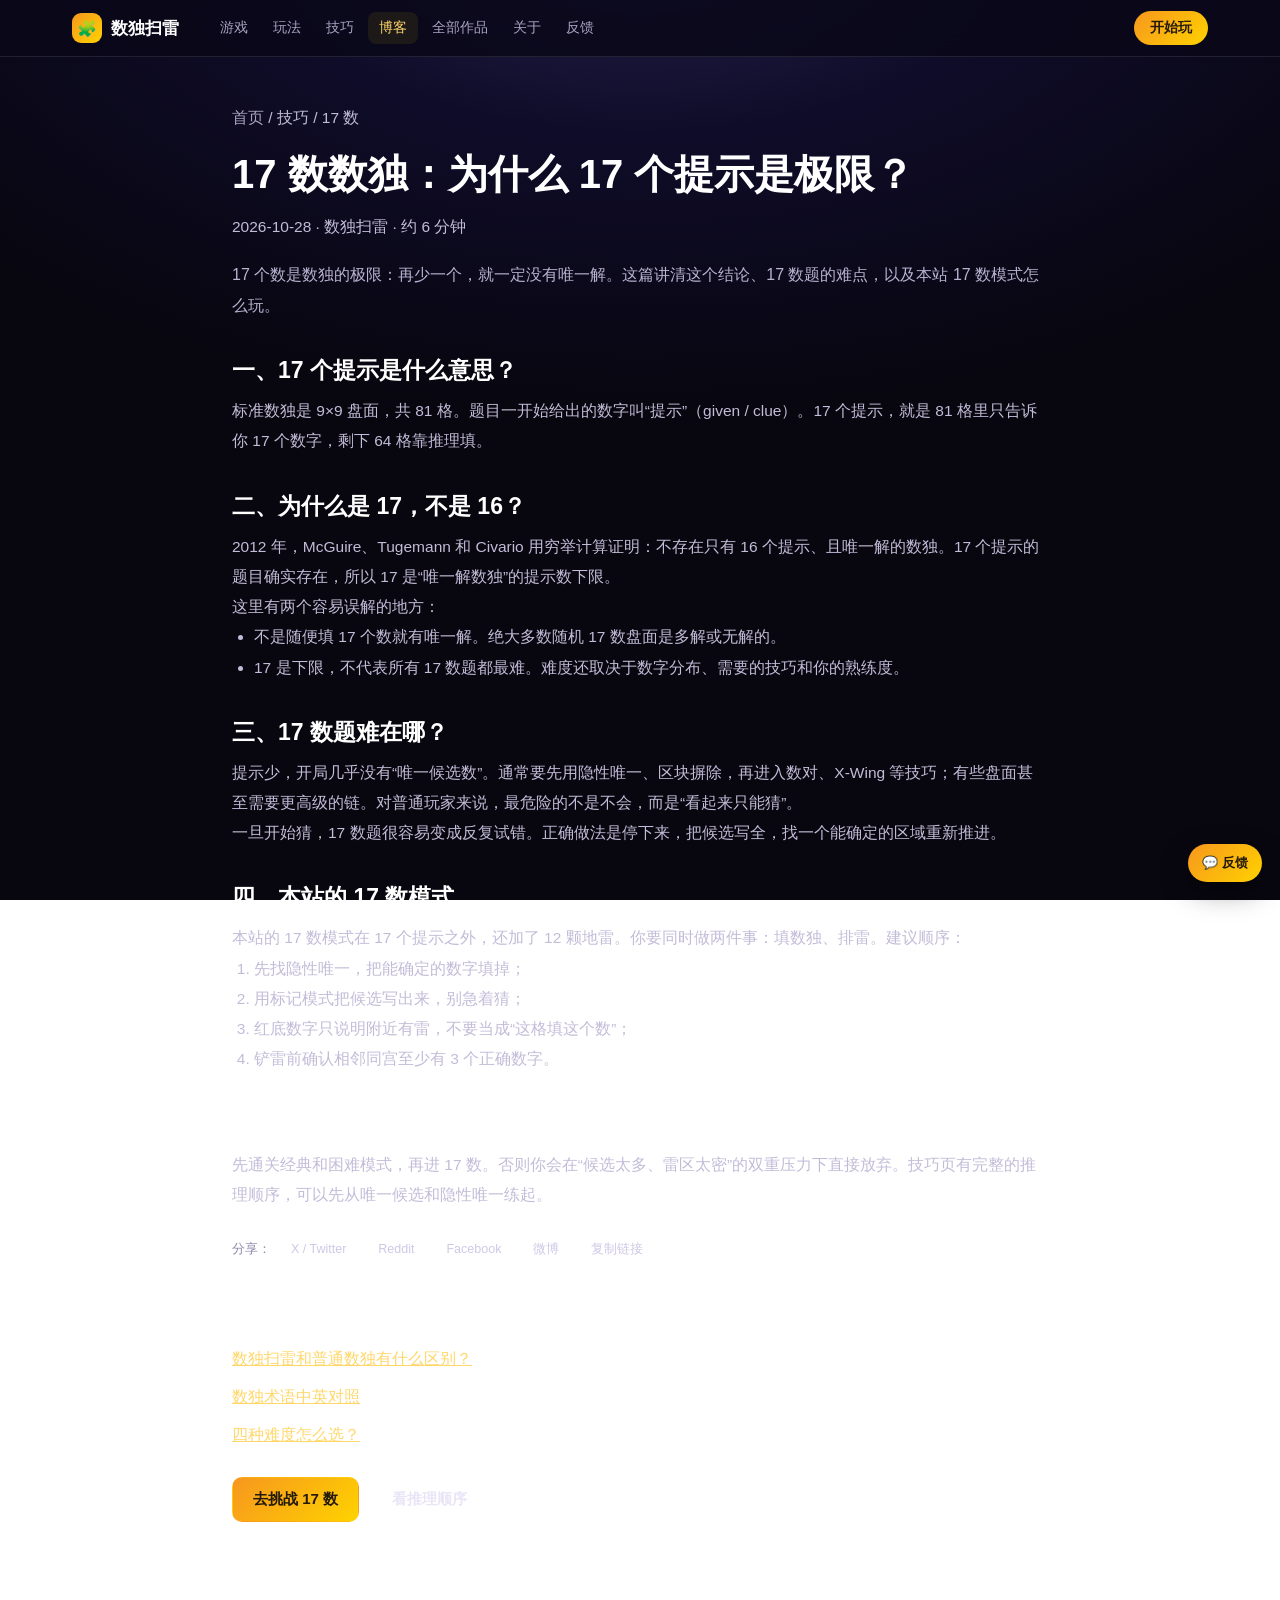
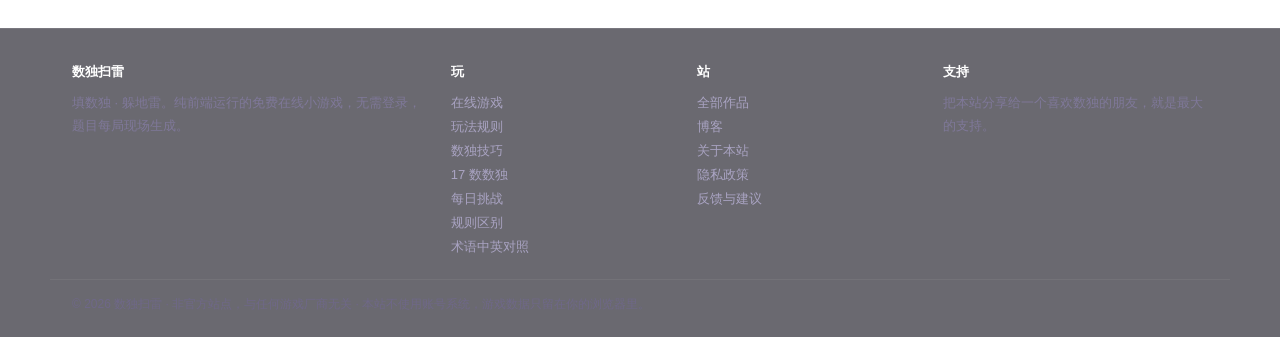
<file: 17-clues.html>
<!DOCTYPE html>
<html lang="zh-CN" data-lang="zh">
<head>
<meta charset="UTF-8">
<meta name="viewport" content="width=device-width, initial-scale=1.0">
<title>17 数数独：为什么 17 个提示是极限？| 数独扫雷</title>
<meta name="description" content="17 数数独为什么特殊？16 个提示为什么不可能有唯一解？这篇讲清 17 数下限、难度来源和本站 17 数模式的玩法。">
<meta name="robots" content="index,follow">
<meta name="google-site-verification" content="fCkfI7h9OU4tstCwhGj9X18s-qxIKQ5c6J4GNo-vES8">
<meta name="msvalidate.01" content="6A747E1B3899C3206CFA20ED4156CDBF">
<link rel="canonical" href="https://vocabfan.online/17-clues.html">
<link rel="alternate" type="application/rss+xml" title="数独扫雷博客 RSS" href="https://vocabfan.online/feed.xml">
<meta name="theme-color" content="#0f0c29">
<link rel="icon" type="image/svg+xml" href="assets/favicon.svg">
<link rel="icon" type="image/png" sizes="64x64" href="assets/favicon-64.png">
<link rel="apple-touch-icon" sizes="180x180" href="assets/apple-touch-icon.png">
<meta property="og:site_name" content="数独扫雷">
<meta property="og:type" content="article">
<meta property="og:locale" content="zh_CN">
<meta property="og:title" content="17 数数独：为什么 17 个提示是极限？| 数独扫雷">
<meta property="og:description" content="17 数数独为什么特殊？16 个提示为什么不可能有唯一解？这篇讲清 17 数下限、难度来源和本站 17 数模式的玩法。">
<meta property="og:url" content="https://vocabfan.online/17-clues.html">
<meta property="og:image" content="https://vocabfan.online/assets/og-17.jpg">
<meta property="og:image:width" content="1200">
<meta property="og:image:height" content="630">
<meta name="twitter:card" content="summary_large_image">
<meta name="twitter:title" content="17 数数独：为什么 17 个提示是极限？| 数独扫雷">
<meta name="twitter:description" content="17 数数独为什么特殊？16 个提示为什么不可能有唯一解？这篇讲清 17 数下限、难度来源和本站 17 数模式的玩法。">
<meta name="twitter:image" content="https://vocabfan.online/assets/og-17.jpg">
<link rel="stylesheet" href="style.css?v=3">
<script type="application/ld+json">{"@context":"https://schema.org","@type":"Article","headline":"17 数数独：为什么 17 个提示是极限？","description":"17 数下限的由来、17 数题的难点，以及数独扫雷 17 数模式的玩法。","inLanguage":"zh-CN","datePublished":"2026-10-28","dateModified":"2026-10-28","author":{"@type":"Organization","name":"数独扫雷"},"mainEntityOfPage":"https://vocabfan.online/17-clues.html"}</script>
<script async src="https://pagead2.googlesyndication.com/pagead/js/adsbygoogle.js?client=ca-pub-4092161168689297" crossorigin="anonymous"></script>
</head>
<body>
<header class="site-header">
  <div class="site-header__inner">
    <a class="brand" href="index.html"><span class="brand__mark">🧩</span><span>数独扫雷</span></a>
    <nav class="site-nav" aria-label="主导航">
      <a href="index.html">游戏</a>
      <a href="how-to-play.html">玩法</a>
      <a href="strategies.html">技巧</a>
      <a href="blog.html" class="active" aria-current="page">博客</a>
      <a href="all.html">全部作品</a>
      <a href="about.html">关于</a>
      <a href="feedback.html">反馈</a>
    </nav>
    <a class="header-cta" href="index.html#game">开始玩</a>
  </div>
</header>
<main class="page">
  <p class="crumbs"><a href="index.html">首页</a> / 技巧 / 17 数</p>
  <h1>17 数数独：为什么 17 个提示是极限？</h1>
  <p class="article-meta">2026-10-28 · 数独扫雷 · 约 6 分钟</p>
  <p class="page-lead">17 个数是数独的极限：再少一个，就一定没有唯一解。这篇讲清这个结论、17 数题的难点，以及本站 17 数模式怎么玩。</p>

  <h2>一、17 个提示是什么意思？</h2>
  <p>标准数独是 9×9 盘面，共 81 格。题目一开始给出的数字叫“提示”（given / clue）。17 个提示，就是 81 格里只告诉你 17 个数字，剩下 64 格靠推理填。</p>

  <h2>二、为什么是 17，不是 16？</h2>
  <p>2012 年，McGuire、Tugemann 和 Civario 用穷举计算证明：不存在只有 16 个提示、且唯一解的数独。17 个提示的题目确实存在，所以 17 是“唯一解数独”的提示数下限。</p>
  <p>这里有两个容易误解的地方：</p>
  <ul>
    <li>不是随便填 17 个数就有唯一解。绝大多数随机 17 数盘面是多解或无解的。</li>
    <li>17 是下限，不代表所有 17 数题都最难。难度还取决于数字分布、需要的技巧和你的熟练度。</li>
  </ul>

  <h2>三、17 数题难在哪？</h2>
  <p>提示少，开局几乎没有“唯一候选数”。通常要先用隐性唯一、区块摒除，再进入数对、X-Wing 等技巧；有些盘面甚至需要更高级的链。对普通玩家来说，最危险的不是不会，而是“看起来只能猜”。</p>
  <p>一旦开始猜，17 数题很容易变成反复试错。正确做法是停下来，把候选写全，找一个能确定的区域重新推进。</p>

  <div class="ad-slot" data-ad-slot="articleMid"></div>

  <h2>四、本站的 17 数模式</h2>
  <p>本站的 17 数模式在 17 个提示之外，还加了 12 颗地雷。你要同时做两件事：填数独、排雷。建议顺序：</p>
  <ol>
    <li>先找隐性唯一，把能确定的数字填掉；</li>
    <li>用标记模式把候选写出来，别急着猜；</li>
    <li>红底数字只说明附近有雷，不要当成“这格填这个数”；</li>
    <li>铲雷前确认相邻同宫至少有 3 个正确数字。</li>
  </ol>

  <h2>五、想挑战 17 数，先做什么？</h2>
  <p>先通关经典和困难模式，再进 17 数。否则你会在“候选太多、雷区太密”的双重压力下直接放弃。技巧页有完整的推理顺序，可以先从唯一候选和隐性唯一练起。</p>

  <div class="share">
    <span>分享：</span>
    <a href="https://twitter.com/intent/tweet?text=17%20%E6%95%B0%E6%95%B0%E7%8B%AC%EF%BC%9A%E4%B8%BA%E4%BB%80%E4%B9%88%2017%20%E4%B8%AA%E6%8F%90%E7%A4%BA%E6%98%AF%E6%9E%81%E9%99%90%EF%BC%9F&amp;url=https%3A%2F%2Fvocabfan.online%2F17-clues.html" target="_blank" rel="noopener">X / Twitter</a>
    <a href="https://www.reddit.com/submit?url=https%3A%2F%2Fvocabfan.online%2F17-clues.html&amp;title=17%20%E6%95%B0%E6%95%B0%E7%8B%AC%EF%BC%9A%E4%B8%BA%E4%BB%80%E4%B9%88%2017%20%E4%B8%AA%E6%8F%90%E7%A4%BA%E6%98%AF%E6%9E%81%E9%99%90%EF%BC%9F" target="_blank" rel="noopener">Reddit</a>
    <a href="https://www.facebook.com/sharer/sharer.php?u=https%3A%2F%2Fvocabfan.online%2F17-clues.html" target="_blank" rel="noopener">Facebook</a>
    <a href="https://service.weibo.com/share/share.php?url=https%3A%2F%2Fvocabfan.online%2F17-clues.html&amp;title=17%20%E6%95%B0%E6%95%B0%E7%8B%AC%EF%BC%9A%E4%B8%BA%E4%BB%80%E4%B9%88%2017%20%E4%B8%AA%E6%8F%90%E7%A4%BA%E6%98%AF%E6%9E%81%E9%99%90%EF%BC%9F" target="_blank" rel="noopener">微博</a>
    <button type="button" class="copy-link" data-url="https://vocabfan.online/17-clues.html">复制链接</button>
  </div>

  <h2>相关阅读</h2>
  <ul class="related">
    <li><a href="sudoku-minesweeper-difference.html">数独扫雷和普通数独有什么区别？</a></li>
    <li><a href="sudoku-terms.html">数独术语中英对照</a></li>
    <li><a href="difficulty-guide.html">四种难度怎么选？</a></li>
  </ul>

  <div class="ad-slot" data-ad-slot="articleEnd"></div>

  <div class="cta">
    <a class="btn btn--primary" href="index.html#game">去挑战 17 数</a>
    <a class="btn btn--ghost" href="strategies.html">看推理顺序</a>
  </div>
</main>
<footer class="site-footer">
  <div class="site-footer__inner">
    <div>
      <h4>数独扫雷</h4>
      <p>填数独 · 躲地雷。纯前端运行的免费在线小游戏，无需登录，题目每局现场生成。</p>
    </div>
    <div>
      <h4>玩</h4>
      <a href="index.html#game">在线游戏</a>
      <a href="how-to-play.html">玩法规则</a>
      <a href="strategies.html">数独技巧</a>
      <a href="17-clues.html">17 数数独</a>
      <a href="daily-sudoku.html">每日挑战</a>
      <a href="sudoku-minesweeper-difference.html">规则区别</a>
      <a href="sudoku-terms.html">术语中英对照</a>
    </div>
    <div>
      <h4>站</h4>
      <a href="all.html">全部作品</a>
      <a href="blog.html">博客</a>
      <a href="about.html">关于本站</a>
      <a href="privacy.html">隐私政策</a>
      <a href="feedback.html">反馈与建议</a>
    </div>
    <div>
      <h4>支持</h4>
      <p>把本站分享给一个喜欢数独的朋友，就是最大的支持。</p>
    </div>
  </div>
  <div class="site-footer__bottom">© 2026 数独扫雷 · 非官方站点，与任何游戏厂商无关 · 本站不使用账号系统，游戏数据只留在你的浏览器里。</div>
</footer>
<a class="feedback-fab" href="feedback.html" aria-label="反馈与建议">💬 反馈</a>
<script>
document.querySelectorAll('.copy-link').forEach(function (btn) {
  btn.addEventListener('click', function () {
    var url = btn.getAttribute('data-url');
    function done() {
      btn.textContent = '已复制';
      setTimeout(function () { btn.textContent = '复制链接'; }, 1500);
    }
    function fallback() {
      var ta = document.createElement('textarea');
      ta.value = url;
      document.body.appendChild(ta);
      ta.select();
      try { document.execCommand('copy'); done(); } catch (e) {}
      document.body.removeChild(ta);
    }
    if (navigator.clipboard && navigator.clipboard.writeText) {
      navigator.clipboard.writeText(url).then(done, fallback);
    } else fallback();
  });
});
</script>
</body>
</html>
</file>
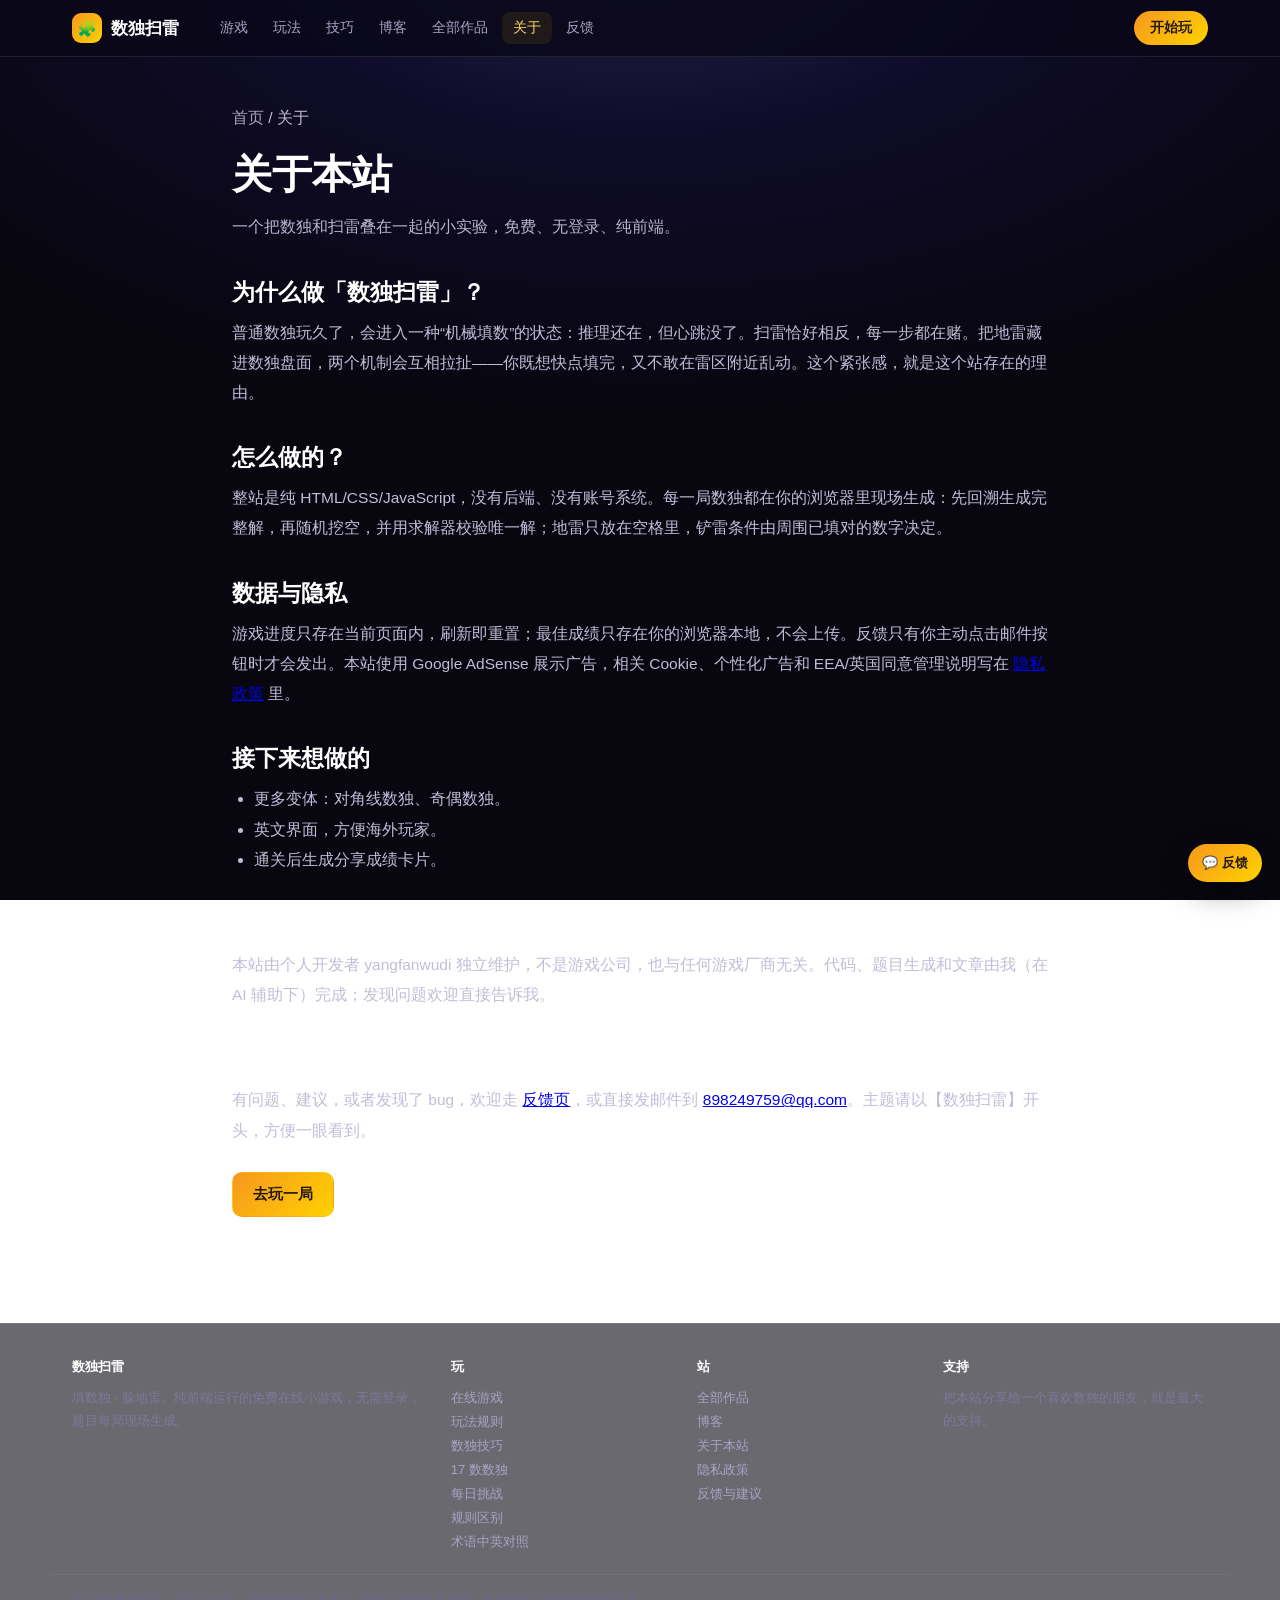
<file: about.html>
<!DOCTYPE html>
<html lang="zh-CN" data-lang="zh">
<head>
<meta charset="UTF-8">
<meta name="viewport" content="width=device-width, initial-scale=1.0">
<title>关于数独扫雷：一个数独+扫雷的免费小实验</title>
<meta name="description" content="数独扫雷是什么、为什么做、怎么实现，以及数据隐私和后续计划。纯前端、免费、无需登录。">
<meta name="robots" content="index,follow">
<meta name="google-site-verification" content="fCkfI7h9OU4tstCwhGj9X18s-qxIKQ5c6J4GNo-vES8">
<meta name="msvalidate.01" content="6A747E1B3899C3206CFA20ED4156CDBF">
<link rel="canonical" href="https://vocabfan.online/about.html">
<link rel="alternate" type="application/rss+xml" title="数独扫雷博客 RSS" href="https://vocabfan.online/feed.xml">
<meta name="theme-color" content="#0f0c29">
<link rel="icon" type="image/svg+xml" href="assets/favicon.svg">
<link rel="icon" type="image/png" sizes="64x64" href="assets/favicon-64.png">
<link rel="apple-touch-icon" sizes="180x180" href="assets/apple-touch-icon.png">
<meta property="og:site_name" content="数独扫雷">
<meta property="og:type" content="website">
<meta property="og:locale" content="zh_CN">
<meta property="og:title" content="关于数独扫雷：一个数独+扫雷的免费小实验">
<meta property="og:description" content="数独扫雷是什么、为什么做、怎么实现，以及数据隐私和后续计划。纯前端、免费、无需登录。">
<meta property="og:url" content="https://vocabfan.online/about.html">
<meta property="og:image" content="https://vocabfan.online/assets/og-cover.jpg">
<meta property="og:image:width" content="1200">
<meta property="og:image:height" content="630">
<meta name="twitter:card" content="summary_large_image">
<meta name="twitter:title" content="关于数独扫雷：一个数独+扫雷的免费小实验">
<meta name="twitter:description" content="数独扫雷是什么、为什么做、怎么实现，以及数据隐私和后续计划。纯前端、免费、无需登录。">
<meta name="twitter:image" content="https://vocabfan.online/assets/og-cover.jpg">
<link rel="stylesheet" href="style.css?v=3">


</head>
<body>
<header class="site-header">
  <div class="site-header__inner">
    <a class="brand" href="index.html"><span class="brand__mark">🧩</span><span>数独扫雷</span></a>
    <nav class="site-nav" aria-label="主导航">
      <a href="index.html">游戏</a>
      <a href="how-to-play.html">玩法</a>
      <a href="strategies.html">技巧</a>
      <a href="blog.html">博客</a>
      <a href="all.html">全部作品</a>
      <a href="about.html" class="active" aria-current="page">关于</a>
      <a href="feedback.html">反馈</a>
    </nav>
    <a class="header-cta" href="index.html#game">开始玩</a>
  </div>
</header>
<main class="page">
  <p class="crumbs"><a href="index.html">首页</a> / 关于</p>
  <h1>关于本站</h1>
  <p class="page-lead">一个把数独和扫雷叠在一起的小实验，免费、无登录、纯前端。</p>

  <h2>为什么做「数独扫雷」？</h2>
  <p>普通数独玩久了，会进入一种“机械填数”的状态：推理还在，但心跳没了。扫雷恰好相反，每一步都在赌。把地雷藏进数独盘面，两个机制会互相拉扯——你既想快点填完，又不敢在雷区附近乱动。这个紧张感，就是这个站存在的理由。</p>

  <h2>怎么做的？</h2>
  <p>整站是纯 HTML/CSS/JavaScript，没有后端、没有账号系统。每一局数独都在你的浏览器里现场生成：先回溯生成完整解，再随机挖空，并用求解器校验唯一解；地雷只放在空格里，铲雷条件由周围已填对的数字决定。</p>

  <h2>数据与隐私</h2>
  <p>游戏进度只存在当前页面内，刷新即重置；最佳成绩只存在你的浏览器本地，不会上传。反馈只有你主动点击邮件按钮时才会发出。本站使用 Google AdSense 展示广告，相关 Cookie、个性化广告和 EEA/英国同意管理说明写在 <a href="privacy.html">隐私政策</a> 里。</p>

  <h2>接下来想做的</h2>
  <ul>
    <li>更多变体：对角线数独、奇偶数独。</li>
    <li>英文界面，方便海外玩家。</li>
    <li>通关后生成分享成绩卡片。</li>
  </ul>

  <h2>谁在做这个站</h2>
  <p>本站由个人开发者 yangfanwudi 独立维护，不是游戏公司，也与任何游戏厂商无关。代码、题目生成和文章由我（在 AI 辅助下）完成；发现问题欢迎直接告诉我。</p>

  <h2>联系</h2>
  <p>有问题、建议，或者发现了 bug，欢迎走 <a href="feedback.html">反馈页</a>，或直接发邮件到 <a href="mailto:898249759@qq.com">898249759@qq.com</a>。主题请以【数独扫雷】开头，方便一眼看到。</p>

  <div class="cta"><a class="btn btn--primary" href="index.html#game">去玩一局</a></div>
</main>
<footer class="site-footer">
  <div class="site-footer__inner">
    <div>
      <h4>数独扫雷</h4>
      <p>填数独 · 躲地雷。纯前端运行的免费在线小游戏，无需登录，题目每局现场生成。</p>
    </div>
    <div>
      <h4>玩</h4>
      <a href="index.html#game">在线游戏</a>
      <a href="how-to-play.html">玩法规则</a>
      <a href="strategies.html">数独技巧</a>
      <a href="17-clues.html">17 数数独</a>
      <a href="daily-sudoku.html">每日挑战</a>
      <a href="sudoku-minesweeper-difference.html">规则区别</a>
      <a href="sudoku-terms.html">术语中英对照</a>
    </div>
    <div>
      <h4>站</h4>
      <a href="all.html">全部作品</a>
      <a href="blog.html">博客</a>
      <a href="about.html">关于本站</a>
      <a href="privacy.html">隐私政策</a>
      <a href="feedback.html">反馈与建议</a>
    </div>
    <div>
      <h4>支持</h4>
      <p>把本站分享给一个喜欢数独的朋友，就是最大的支持。</p>
    </div>
  </div>
  <div class="site-footer__bottom">© 2026 数独扫雷 · 非官方站点，与任何游戏厂商无关 · 本站不使用账号系统，游戏数据只留在你的浏览器里。</div>
</footer>
<a class="feedback-fab" href="feedback.html" aria-label="反馈与建议">💬 反馈</a>

</body>
</html>
</file>
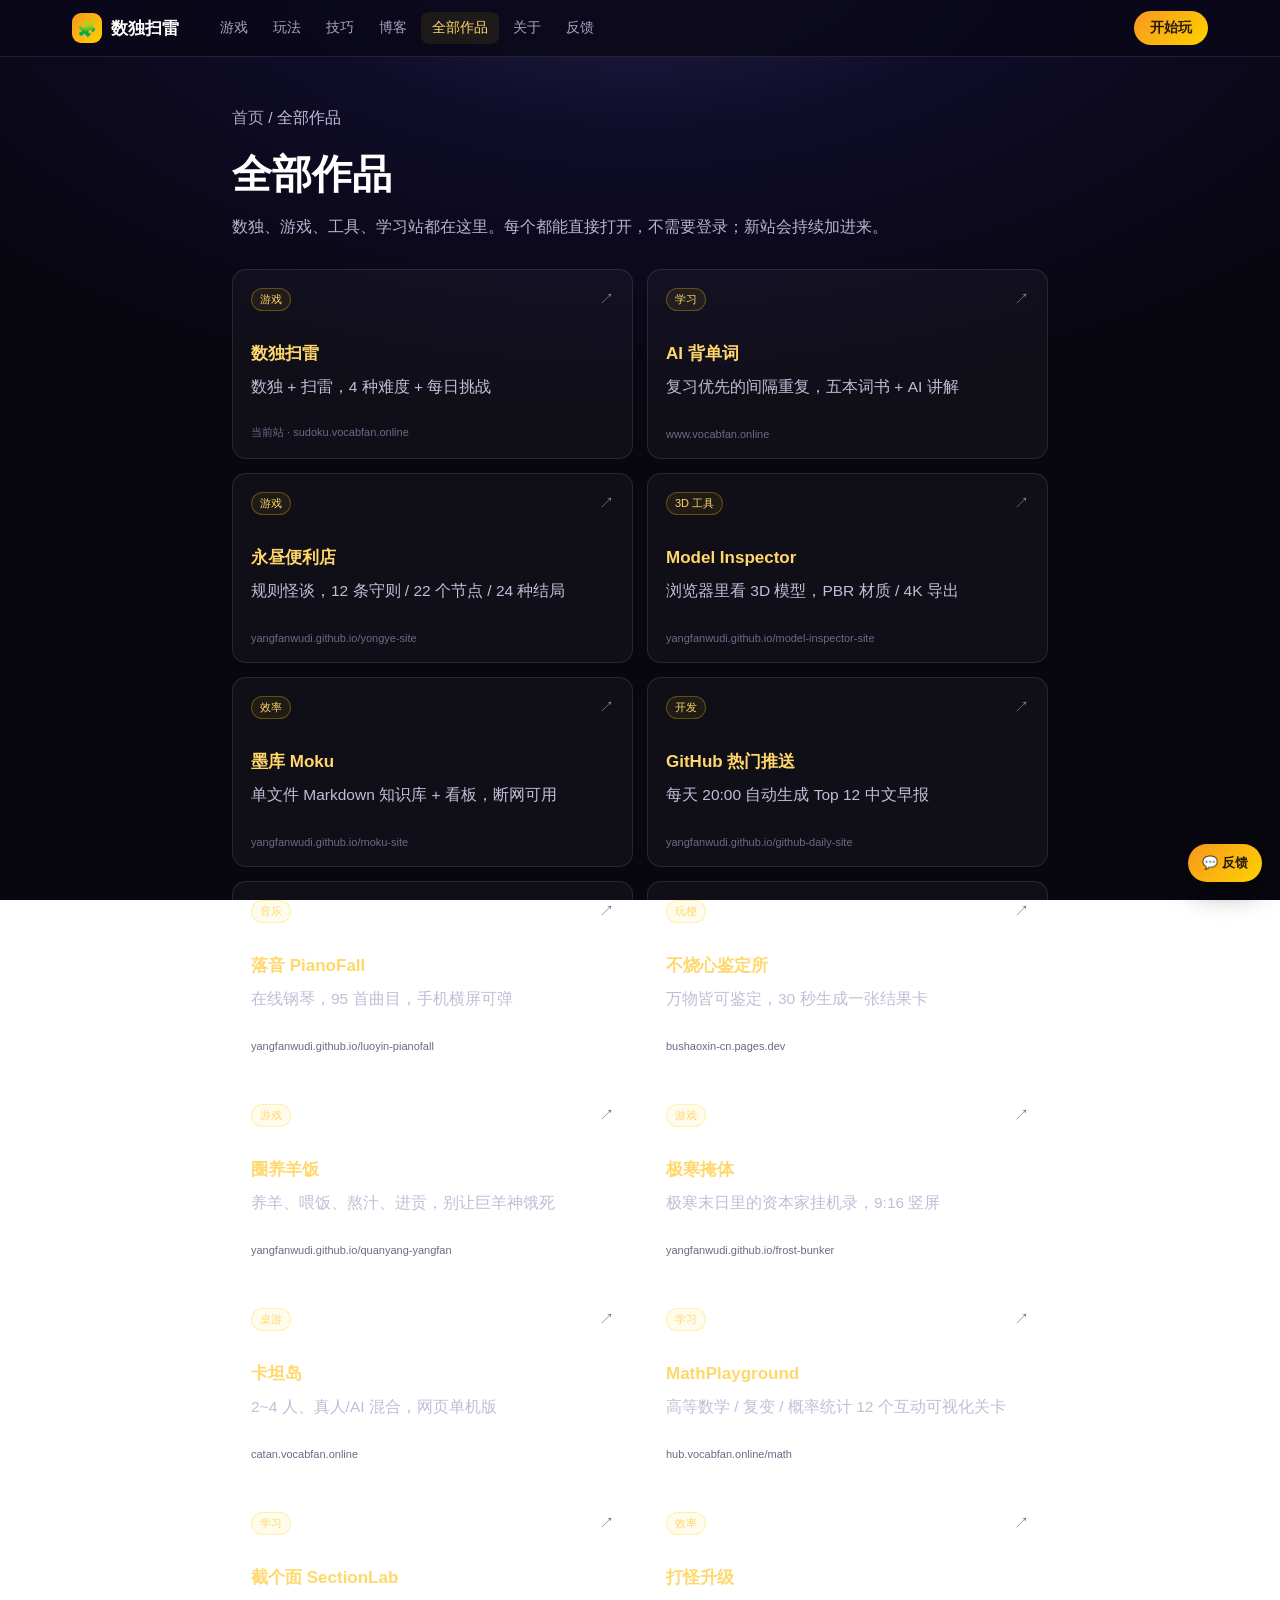
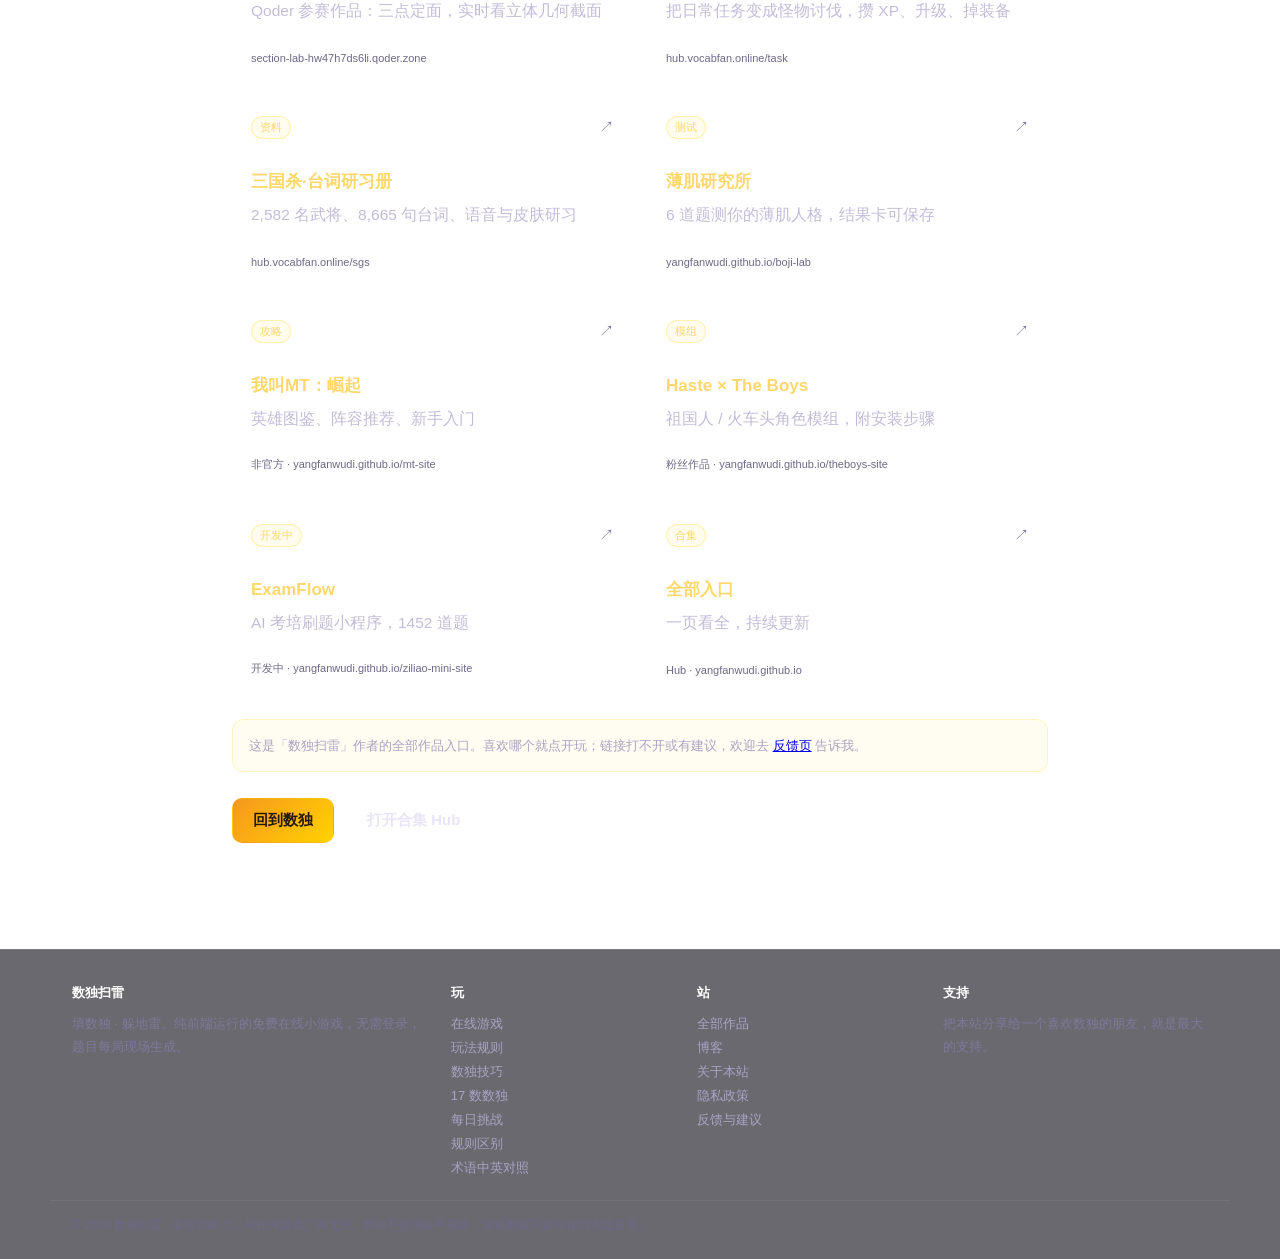
<file: all.html>
<!DOCTYPE html>
<html lang="zh-CN" data-lang="zh">
<head>
<meta charset="UTF-8">
<meta name="viewport" content="width=device-width, initial-scale=1.0">
<title>全部作品：游戏、工具与学习站 | 数独扫雷</title>
<meta name="description" content="数独扫雷作者的全部作品：数独、永昼便利店、Model Inspector、墨库、落音钢琴、不烧心、圈养羊饭、极寒掩体、卡坦岛、薄肌研究所等，全部可直接打开。">
<meta name="robots" content="index,follow">
<meta name="google-site-verification" content="fCkfI7h9OU4tstCwhGj9X18s-qxIKQ5c6J4GNo-vES8">
<meta name="msvalidate.01" content="6A747E1B3899C3206CFA20ED4156CDBF">
<link rel="canonical" href="https://vocabfan.online/all.html">
<link rel="alternate" type="application/rss+xml" title="数独扫雷博客 RSS" href="https://vocabfan.online/feed.xml">
<meta name="theme-color" content="#0f0c29">
<link rel="icon" type="image/svg+xml" href="assets/favicon.svg">
<link rel="icon" type="image/png" sizes="64x64" href="assets/favicon-64.png">
<link rel="apple-touch-icon" sizes="180x180" href="assets/apple-touch-icon.png">
<meta property="og:site_name" content="数独扫雷">
<meta property="og:type" content="website">
<meta property="og:locale" content="zh_CN">
<meta property="og:title" content="全部作品：游戏、工具与学习站 | 数独扫雷">
<meta property="og:description" content="数独扫雷作者的全部作品：数独、永昼便利店、Model Inspector、墨库、落音钢琴、不烧心、圈养羊饭、极寒掩体、卡坦岛、薄肌研究所等，全部可直接打开。">
<meta property="og:url" content="https://vocabfan.online/all.html">
<meta property="og:image" content="https://vocabfan.online/assets/og-cover.jpg">
<meta property="og:image:width" content="1200">
<meta property="og:image:height" content="630">
<meta name="twitter:card" content="summary_large_image">
<meta name="twitter:title" content="全部作品：游戏、工具与学习站 | 数独扫雷">
<meta name="twitter:description" content="数独扫雷作者的全部作品：数独、永昼便利店、Model Inspector、墨库、落音钢琴、不烧心、圈养羊饭、极寒掩体、卡坦岛、薄肌研究所等，全部可直接打开。">
<meta name="twitter:image" content="https://vocabfan.online/assets/og-cover.jpg">
<link rel="stylesheet" href="style.css?v=3">


</head>
<body>
<header class="site-header">
  <div class="site-header__inner">
    <a class="brand" href="index.html"><span class="brand__mark">🧩</span><span>数独扫雷</span></a>
    <nav class="site-nav" aria-label="主导航">
      <a href="index.html">游戏</a>
      <a href="how-to-play.html">玩法</a>
      <a href="strategies.html">技巧</a>
      <a href="blog.html">博客</a>
      <a href="all.html" class="active" aria-current="page">全部作品</a>
      <a href="about.html">关于</a>
      <a href="feedback.html">反馈</a>
    </nav>
    <a class="header-cta" href="index.html#game">开始玩</a>
  </div>
</header>
<main class="page">
  <p class="crumbs"><a href="index.html">首页</a> / 全部作品</p>
  <h1>全部作品</h1>
  <p class="page-lead">数独、游戏、工具、学习站都在这里。每个都能直接打开，不需要登录；新站会持续加进来。</p>
  <div class="all-grid"><a class="all-card" href="https://sudoku.vocabfan.online/" target="_blank" rel="noopener">
  <div class="all-top"><span class="all-tag">游戏</span><span class="all-arrow">↗</span></div>
  <h3>数独扫雷</h3>
  <p>数独 + 扫雷，4 种难度 + 每日挑战</p>
  <span class="all-url">当前站 · sudoku.vocabfan.online</span>
</a>
<a class="all-card" href="https://www.vocabfan.online/" target="_blank" rel="noopener">
  <div class="all-top"><span class="all-tag">学习</span><span class="all-arrow">↗</span></div>
  <h3>AI 背单词</h3>
  <p>复习优先的间隔重复，五本词书 + AI 讲解</p>
  <span class="all-url">www.vocabfan.online</span>
</a>
<a class="all-card" href="https://yangfanwudi.github.io/yongye-site/" target="_blank" rel="noopener">
  <div class="all-top"><span class="all-tag">游戏</span><span class="all-arrow">↗</span></div>
  <h3>永昼便利店</h3>
  <p>规则怪谈，12 条守则 / 22 个节点 / 24 种结局</p>
  <span class="all-url">yangfanwudi.github.io/yongye-site</span>
</a>
<a class="all-card" href="https://yangfanwudi.github.io/model-inspector-site/" target="_blank" rel="noopener">
  <div class="all-top"><span class="all-tag">3D 工具</span><span class="all-arrow">↗</span></div>
  <h3>Model Inspector</h3>
  <p>浏览器里看 3D 模型，PBR 材质 / 4K 导出</p>
  <span class="all-url">yangfanwudi.github.io/model-inspector-site</span>
</a>
<a class="all-card" href="https://yangfanwudi.github.io/moku-site/" target="_blank" rel="noopener">
  <div class="all-top"><span class="all-tag">效率</span><span class="all-arrow">↗</span></div>
  <h3>墨库 Moku</h3>
  <p>单文件 Markdown 知识库 + 看板，断网可用</p>
  <span class="all-url">yangfanwudi.github.io/moku-site</span>
</a>
<a class="all-card" href="https://yangfanwudi.github.io/github-daily-site/" target="_blank" rel="noopener">
  <div class="all-top"><span class="all-tag">开发</span><span class="all-arrow">↗</span></div>
  <h3>GitHub 热门推送</h3>
  <p>每天 20:00 自动生成 Top 12 中文早报</p>
  <span class="all-url">yangfanwudi.github.io/github-daily-site</span>
</a>
<a class="all-card" href="https://yangfanwudi.github.io/luoyin-pianofall/" target="_blank" rel="noopener">
  <div class="all-top"><span class="all-tag">音乐</span><span class="all-arrow">↗</span></div>
  <h3>落音 PianoFall</h3>
  <p>在线钢琴，95 首曲目，手机横屏可弹</p>
  <span class="all-url">yangfanwudi.github.io/luoyin-pianofall</span>
</a>
<a class="all-card" href="https://bushaoxin-cn.pages.dev/" target="_blank" rel="noopener">
  <div class="all-top"><span class="all-tag">玩梗</span><span class="all-arrow">↗</span></div>
  <h3>不烧心鉴定所</h3>
  <p>万物皆可鉴定，30 秒生成一张结果卡</p>
  <span class="all-url">bushaoxin-cn.pages.dev</span>
</a>
<a class="all-card" href="https://yangfanwudi.github.io/quanyang-yangfan/" target="_blank" rel="noopener">
  <div class="all-top"><span class="all-tag">游戏</span><span class="all-arrow">↗</span></div>
  <h3>圈养羊饭</h3>
  <p>养羊、喂饭、熬汁、进贡，别让巨羊神饿死</p>
  <span class="all-url">yangfanwudi.github.io/quanyang-yangfan</span>
</a>
<a class="all-card" href="https://yangfanwudi.github.io/frost-bunker/" target="_blank" rel="noopener">
  <div class="all-top"><span class="all-tag">游戏</span><span class="all-arrow">↗</span></div>
  <h3>极寒掩体</h3>
  <p>极寒末日里的资本家挂机录，9:16 竖屏</p>
  <span class="all-url">yangfanwudi.github.io/frost-bunker</span>
</a>
<a class="all-card" href="https://catan.vocabfan.online/" target="_blank" rel="noopener">
  <div class="all-top"><span class="all-tag">桌游</span><span class="all-arrow">↗</span></div>
  <h3>卡坦岛</h3>
  <p>2~4 人、真人/AI 混合，网页单机版</p>
  <span class="all-url">catan.vocabfan.online</span>
</a>
<a class="all-card" href="https://hub.vocabfan.online/math/" target="_blank" rel="noopener">
  <div class="all-top"><span class="all-tag">学习</span><span class="all-arrow">↗</span></div>
  <h3>MathPlayground</h3>
  <p>高等数学 / 复变 / 概率统计 12 个互动可视化关卡</p>
  <span class="all-url">hub.vocabfan.online/math</span>
</a>
<a class="all-card" href="https://section-lab-hw47h7ds6li.qoder.zone/" target="_blank" rel="noopener">
  <div class="all-top"><span class="all-tag">学习</span><span class="all-arrow">↗</span></div>
  <h3>截个面 SectionLab</h3>
  <p>Qoder 参赛作品：三点定面，实时看立体几何截面</p>
  <span class="all-url">section-lab-hw47h7ds6li.qoder.zone</span>
</a>
<a class="all-card" href="https://hub.vocabfan.online/task/" target="_blank" rel="noopener">
  <div class="all-top"><span class="all-tag">效率</span><span class="all-arrow">↗</span></div>
  <h3>打怪升级</h3>
  <p>把日常任务变成怪物讨伐，攒 XP、升级、掉装备</p>
  <span class="all-url">hub.vocabfan.online/task</span>
</a>
<a class="all-card" href="https://hub.vocabfan.online/sgs/" target="_blank" rel="noopener">
  <div class="all-top"><span class="all-tag">资料</span><span class="all-arrow">↗</span></div>
  <h3>三国杀·台词研习册</h3>
  <p>2,582 名武将、8,665 句台词、语音与皮肤研习</p>
  <span class="all-url">hub.vocabfan.online/sgs</span>
</a>
<a class="all-card" href="https://yangfanwudi.github.io/boji-lab/" target="_blank" rel="noopener">
  <div class="all-top"><span class="all-tag">测试</span><span class="all-arrow">↗</span></div>
  <h3>薄肌研究所</h3>
  <p>6 道题测你的薄肌人格，结果卡可保存</p>
  <span class="all-url">yangfanwudi.github.io/boji-lab</span>
</a>
<a class="all-card" href="https://yangfanwudi.github.io/mt-site/" target="_blank" rel="noopener">
  <div class="all-top"><span class="all-tag">攻略</span><span class="all-arrow">↗</span></div>
  <h3>我叫MT：崛起</h3>
  <p>英雄图鉴、阵容推荐、新手入门</p>
  <span class="all-url">非官方 · yangfanwudi.github.io/mt-site</span>
</a>
<a class="all-card" href="https://yangfanwudi.github.io/theboys-site/" target="_blank" rel="noopener">
  <div class="all-top"><span class="all-tag">模组</span><span class="all-arrow">↗</span></div>
  <h3>Haste × The Boys</h3>
  <p>祖国人 / 火车头角色模组，附安装步骤</p>
  <span class="all-url">粉丝作品 · yangfanwudi.github.io/theboys-site</span>
</a>
<a class="all-card" href="https://yangfanwudi.github.io/ziliao-mini-site/" target="_blank" rel="noopener">
  <div class="all-top"><span class="all-tag">开发中</span><span class="all-arrow">↗</span></div>
  <h3>ExamFlow</h3>
  <p>AI 考培刷题小程序，1452 道题</p>
  <span class="all-url">开发中 · yangfanwudi.github.io/ziliao-mini-site</span>
</a>
<a class="all-card" href="https://yangfanwudi.github.io/" target="_blank" rel="noopener">
  <div class="all-top"><span class="all-tag">合集</span><span class="all-arrow">↗</span></div>
  <h3>全部入口</h3>
  <p>一页看全，持续更新</p>
  <span class="all-url">Hub · yangfanwudi.github.io</span>
</a></div>
  <div class="all-note">这是「数独扫雷」作者的全部作品入口。喜欢哪个就点开玩；链接打不开或有建议，欢迎去 <a href="feedback.html">反馈页</a> 告诉我。</div>
  <div class="cta">
    <a class="btn btn--primary" href="index.html#game">回到数独</a>
    <a class="btn btn--ghost" href="https://yangfanwudi.github.io/">打开合集 Hub</a>
  </div>
</main>
<footer class="site-footer">
  <div class="site-footer__inner">
    <div>
      <h4>数独扫雷</h4>
      <p>填数独 · 躲地雷。纯前端运行的免费在线小游戏，无需登录，题目每局现场生成。</p>
    </div>
    <div>
      <h4>玩</h4>
      <a href="index.html#game">在线游戏</a>
      <a href="how-to-play.html">玩法规则</a>
      <a href="strategies.html">数独技巧</a>
      <a href="17-clues.html">17 数数独</a>
      <a href="daily-sudoku.html">每日挑战</a>
      <a href="sudoku-minesweeper-difference.html">规则区别</a>
      <a href="sudoku-terms.html">术语中英对照</a>
    </div>
    <div>
      <h4>站</h4>
      <a href="all.html">全部作品</a>
      <a href="blog.html">博客</a>
      <a href="about.html">关于本站</a>
      <a href="privacy.html">隐私政策</a>
      <a href="feedback.html">反馈与建议</a>
    </div>
    <div>
      <h4>支持</h4>
      <p>把本站分享给一个喜欢数独的朋友，就是最大的支持。</p>
    </div>
  </div>
  <div class="site-footer__bottom">© 2026 数独扫雷 · 非官方站点，与任何游戏厂商无关 · 本站不使用账号系统，游戏数据只留在你的浏览器里。</div>
</footer>
<a class="feedback-fab" href="feedback.html" aria-label="反馈与建议">💬 反馈</a>

</body>
</html>
</file>
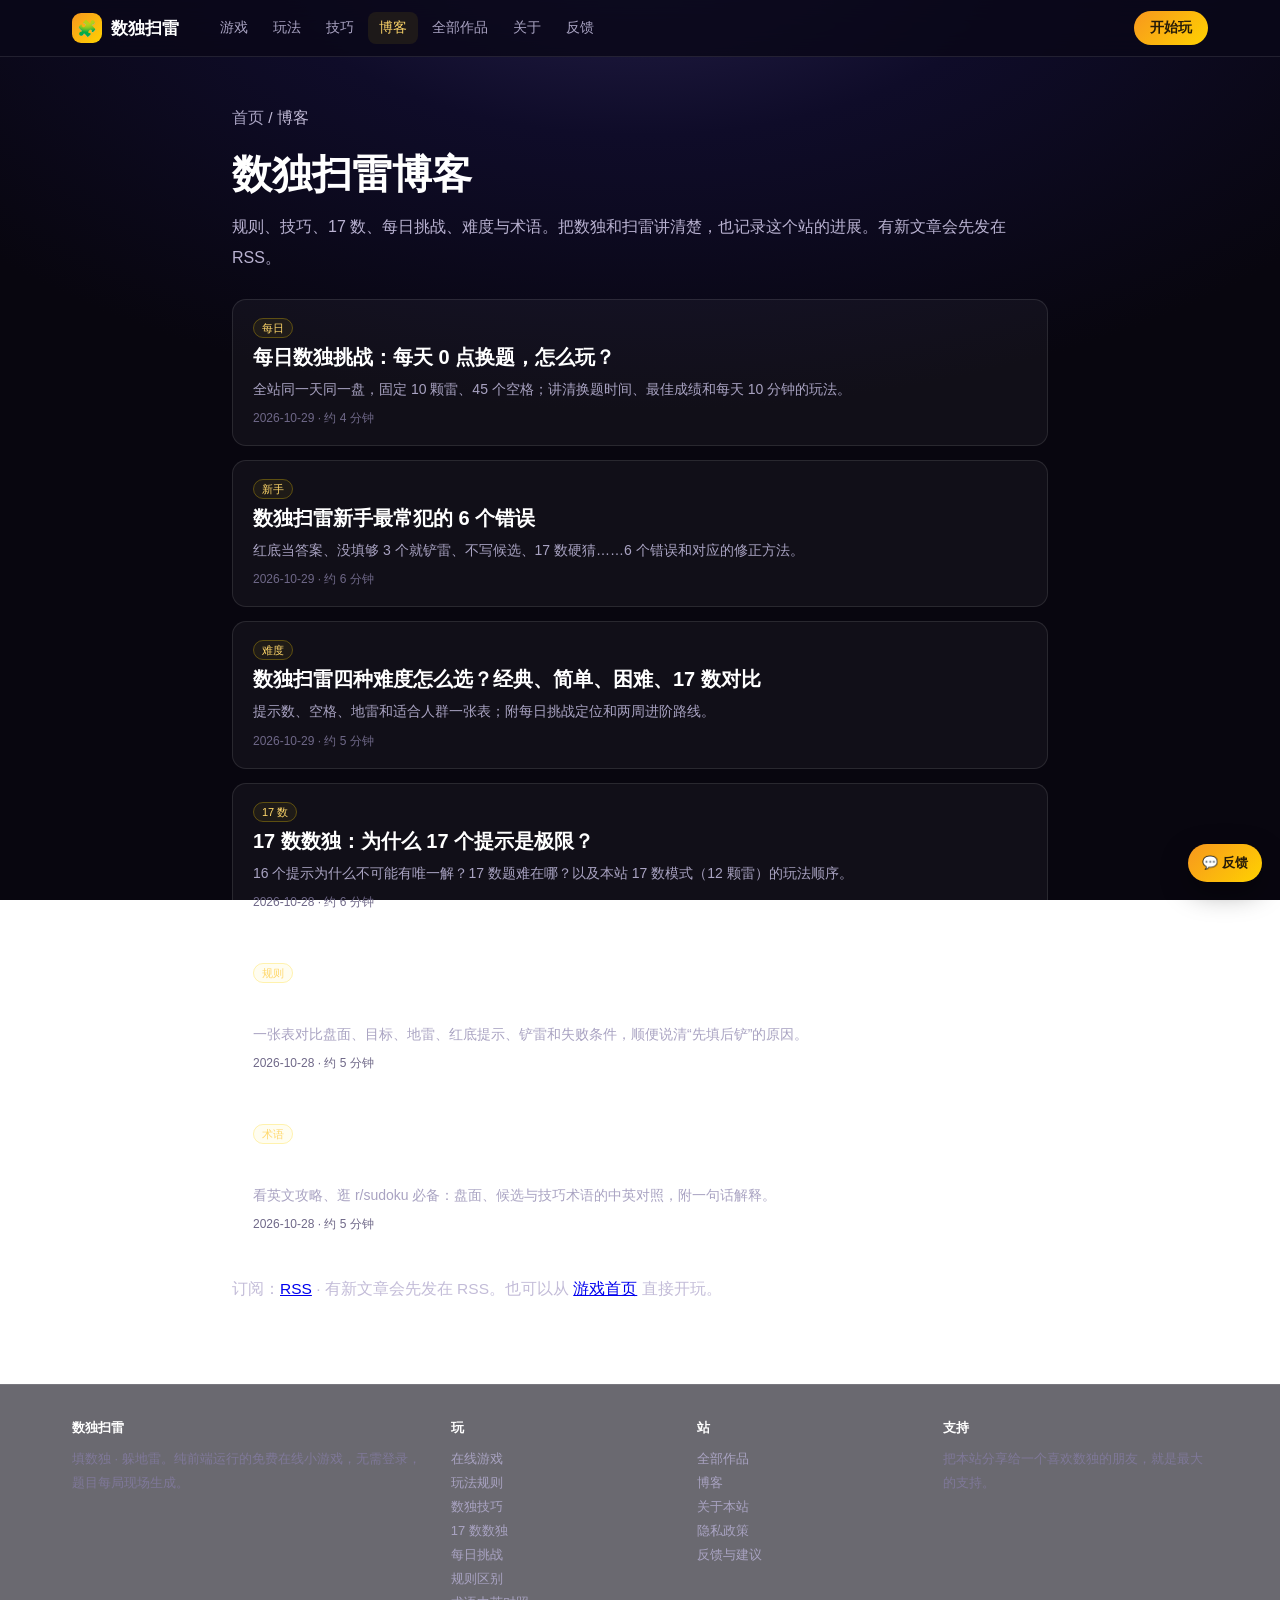
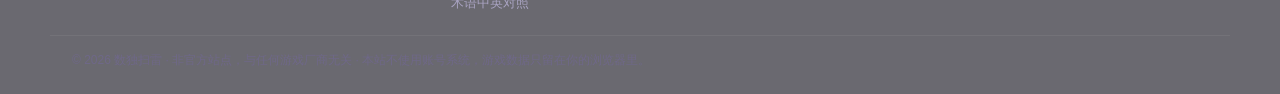
<file: blog.html>
<!DOCTYPE html>
<html lang="zh-CN" data-lang="zh">
<head>
<meta charset="UTF-8">
<meta name="viewport" content="width=device-width, initial-scale=1.0">
<title>数独扫雷博客：每日挑战、规则、技巧、难度与术语 | 数独扫雷</title>
<meta name="description" content="数独扫雷博客：每日挑战怎么玩、新手常见错误、四种难度怎么选、17 数为什么是极限、数独扫雷与普通数独的区别、数独术语中英对照。有新文章先发 RSS。">
<meta name="robots" content="index,follow">
<meta name="google-site-verification" content="fCkfI7h9OU4tstCwhGj9X18s-qxIKQ5c6J4GNo-vES8">
<meta name="msvalidate.01" content="6A747E1B3899C3206CFA20ED4156CDBF">
<link rel="canonical" href="https://vocabfan.online/blog.html">
<link rel="alternate" type="application/rss+xml" title="数独扫雷博客 RSS" href="https://vocabfan.online/feed.xml">
<meta name="theme-color" content="#0f0c29">
<link rel="icon" type="image/svg+xml" href="assets/favicon.svg">
<link rel="icon" type="image/png" sizes="64x64" href="assets/favicon-64.png">
<link rel="apple-touch-icon" sizes="180x180" href="assets/apple-touch-icon.png">
<meta property="og:site_name" content="数独扫雷">
<meta property="og:type" content="website">
<meta property="og:locale" content="zh_CN">
<meta property="og:title" content="数独扫雷博客：每日挑战、规则、技巧、难度与术语 | 数独扫雷">
<meta property="og:description" content="数独扫雷博客：每日挑战怎么玩、新手常见错误、四种难度怎么选、17 数为什么是极限、数独扫雷与普通数独的区别、数独术语中英对照。有新文章先发 RSS。">
<meta property="og:url" content="https://vocabfan.online/blog.html">
<meta property="og:image" content="https://vocabfan.online/assets/og-cover.jpg">
<meta property="og:image:width" content="1200">
<meta property="og:image:height" content="630">
<meta name="twitter:card" content="summary_large_image">
<meta name="twitter:title" content="数独扫雷博客：每日挑战、规则、技巧、难度与术语 | 数独扫雷">
<meta name="twitter:description" content="数独扫雷博客：每日挑战怎么玩、新手常见错误、四种难度怎么选、17 数为什么是极限、数独扫雷与普通数独的区别、数独术语中英对照。有新文章先发 RSS。">
<meta name="twitter:image" content="https://vocabfan.online/assets/og-cover.jpg">
<link rel="stylesheet" href="style.css?v=3">
<script type="application/ld+json">{"@context":"https://schema.org","@type":"Blog","name":"数独扫雷博客","url":"https://vocabfan.online/blog.html","inLanguage":"zh-CN","blogPost":[{"@type":"BlogPosting","headline":"每日数独挑战：每天 0 点换题，怎么玩？","url":"https://vocabfan.online/daily-sudoku.html"},{"@type":"BlogPosting","headline":"数独扫雷新手最常犯的 6 个错误","url":"https://vocabfan.online/common-mistakes.html"},{"@type":"BlogPosting","headline":"数独扫雷四种难度怎么选？经典、简单、困难、17 数对比","url":"https://vocabfan.online/difficulty-guide.html"},{"@type":"BlogPosting","headline":"17 数数独：为什么 17 个提示是极限？","url":"https://vocabfan.online/17-clues.html"},{"@type":"BlogPosting","headline":"数独扫雷和普通数独有什么区别？","url":"https://vocabfan.online/sudoku-minesweeper-difference.html"},{"@type":"BlogPosting","headline":"数独术语中英对照：从 Row 到 X-Wing","url":"https://vocabfan.online/sudoku-terms.html"}]}</script>
<script async src="https://pagead2.googlesyndication.com/pagead/js/adsbygoogle.js?client=ca-pub-4092161168689297" crossorigin="anonymous"></script>
</head>
<body>
<header class="site-header">
  <div class="site-header__inner">
    <a class="brand" href="index.html"><span class="brand__mark">🧩</span><span>数独扫雷</span></a>
    <nav class="site-nav" aria-label="主导航">
      <a href="index.html">游戏</a>
      <a href="how-to-play.html">玩法</a>
      <a href="strategies.html">技巧</a>
      <a href="blog.html" class="active" aria-current="page">博客</a>
      <a href="all.html">全部作品</a>
      <a href="about.html">关于</a>
      <a href="feedback.html">反馈</a>
    </nav>
    <a class="header-cta" href="index.html#game">开始玩</a>
  </div>
</header>
<main class="page">
  <p class="crumbs"><a href="index.html">首页</a> / 博客</p>
  <h1>数独扫雷博客</h1>
  <p class="page-lead">规则、技巧、17 数、每日挑战、难度与术语。把数独和扫雷讲清楚，也记录这个站的进展。有新文章会先发在 RSS。</p>

  <div class="blog-list">
    <a class="blog-card" href="daily-sudoku.html">
      <span class="blog-tag">每日</span>
      <h2>每日数独挑战：每天 0 点换题，怎么玩？</h2>
      <p>全站同一天同一盘，固定 10 颗雷、45 个空格；讲清换题时间、最佳成绩和每天 10 分钟的玩法。</p>
      <span class="blog-date">2026-10-29 · 约 4 分钟</span>
    </a>
    <a class="blog-card" href="common-mistakes.html">
      <span class="blog-tag">新手</span>
      <h2>数独扫雷新手最常犯的 6 个错误</h2>
      <p>红底当答案、没填够 3 个就铲雷、不写候选、17 数硬猜……6 个错误和对应的修正方法。</p>
      <span class="blog-date">2026-10-29 · 约 6 分钟</span>
    </a>
    <a class="blog-card" href="difficulty-guide.html">
      <span class="blog-tag">难度</span>
      <h2>数独扫雷四种难度怎么选？经典、简单、困难、17 数对比</h2>
      <p>提示数、空格、地雷和适合人群一张表；附每日挑战定位和两周进阶路线。</p>
      <span class="blog-date">2026-10-29 · 约 5 分钟</span>
    </a>
    <a class="blog-card" href="17-clues.html">
      <span class="blog-tag">17 数</span>
      <h2>17 数数独：为什么 17 个提示是极限？</h2>
      <p>16 个提示为什么不可能有唯一解？17 数题难在哪？以及本站 17 数模式（12 颗雷）的玩法顺序。</p>
      <span class="blog-date">2026-10-28 · 约 6 分钟</span>
    </a>
    <a class="blog-card" href="sudoku-minesweeper-difference.html">
      <span class="blog-tag">规则</span>
      <h2>数独扫雷和普通数独有什么区别？</h2>
      <p>一张表对比盘面、目标、地雷、红底提示、铲雷和失败条件，顺便说清“先填后铲”的原因。</p>
      <span class="blog-date">2026-10-28 · 约 5 分钟</span>
    </a>
    <a class="blog-card" href="sudoku-terms.html">
      <span class="blog-tag">术语</span>
      <h2>数独术语中英对照：从 Row 到 X-Wing</h2>
      <p>看英文攻略、逛 r/sudoku 必备：盘面、候选与技巧术语的中英对照，附一句话解释。</p>
      <span class="blog-date">2026-10-28 · 约 5 分钟</span>
    </a>
  </div>

  <div class="ad-slot" data-ad-slot="blogIndex"></div>

  <p style="margin-top:22px">订阅：<a href="feed.xml">RSS</a> · 有新文章会先发在 RSS。也可以从 <a href="index.html#game">游戏首页</a> 直接开玩。</p>
</main>
<footer class="site-footer">
  <div class="site-footer__inner">
    <div>
      <h4>数独扫雷</h4>
      <p>填数独 · 躲地雷。纯前端运行的免费在线小游戏，无需登录，题目每局现场生成。</p>
    </div>
    <div>
      <h4>玩</h4>
      <a href="index.html#game">在线游戏</a>
      <a href="how-to-play.html">玩法规则</a>
      <a href="strategies.html">数独技巧</a>
      <a href="17-clues.html">17 数数独</a>
      <a href="daily-sudoku.html">每日挑战</a>
      <a href="sudoku-minesweeper-difference.html">规则区别</a>
      <a href="sudoku-terms.html">术语中英对照</a>
    </div>
    <div>
      <h4>站</h4>
      <a href="all.html">全部作品</a>
      <a href="blog.html">博客</a>
      <a href="about.html">关于本站</a>
      <a href="privacy.html">隐私政策</a>
      <a href="feedback.html">反馈与建议</a>
    </div>
    <div>
      <h4>支持</h4>
      <p>把本站分享给一个喜欢数独的朋友，就是最大的支持。</p>
    </div>
  </div>
  <div class="site-footer__bottom">© 2026 数独扫雷 · 非官方站点，与任何游戏厂商无关 · 本站不使用账号系统，游戏数据只留在你的浏览器里。</div>
</footer>
<a class="feedback-fab" href="feedback.html" aria-label="反馈与建议">💬 反馈</a>

</body>
</html>
</file>
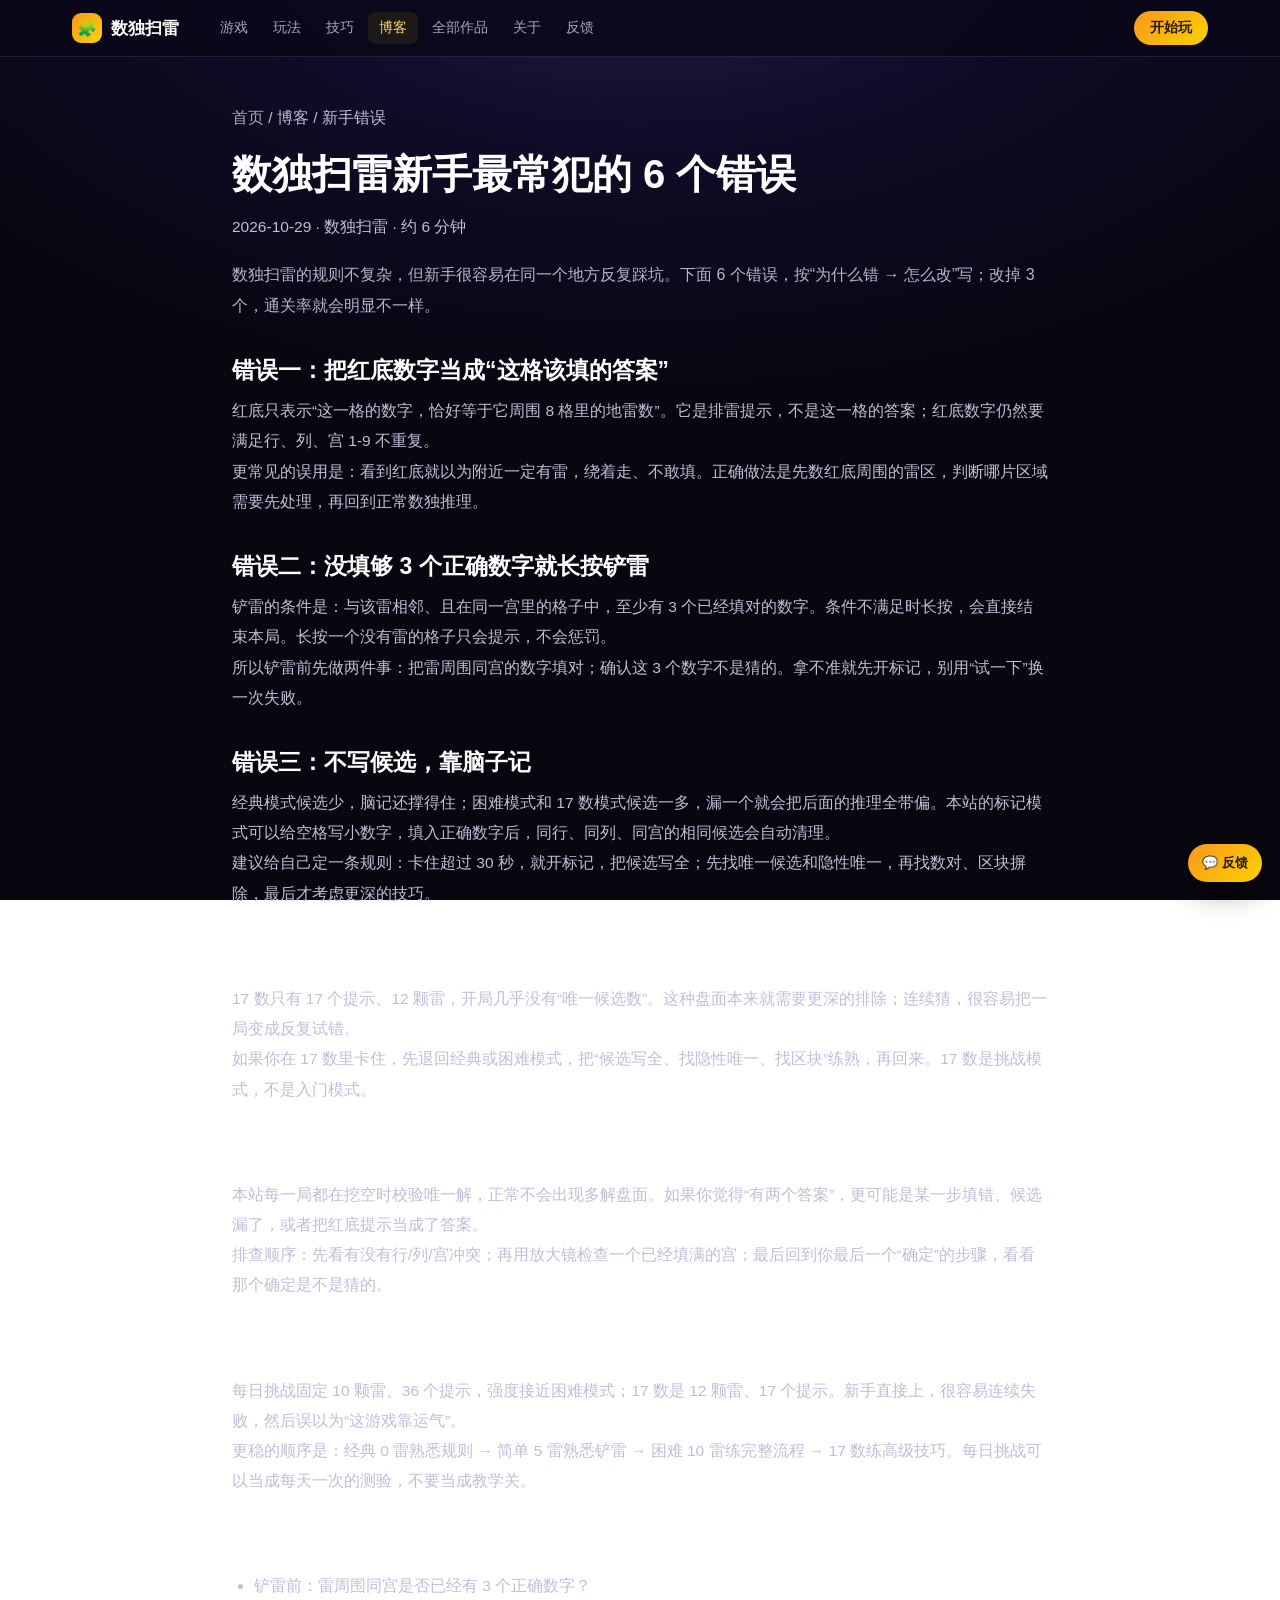
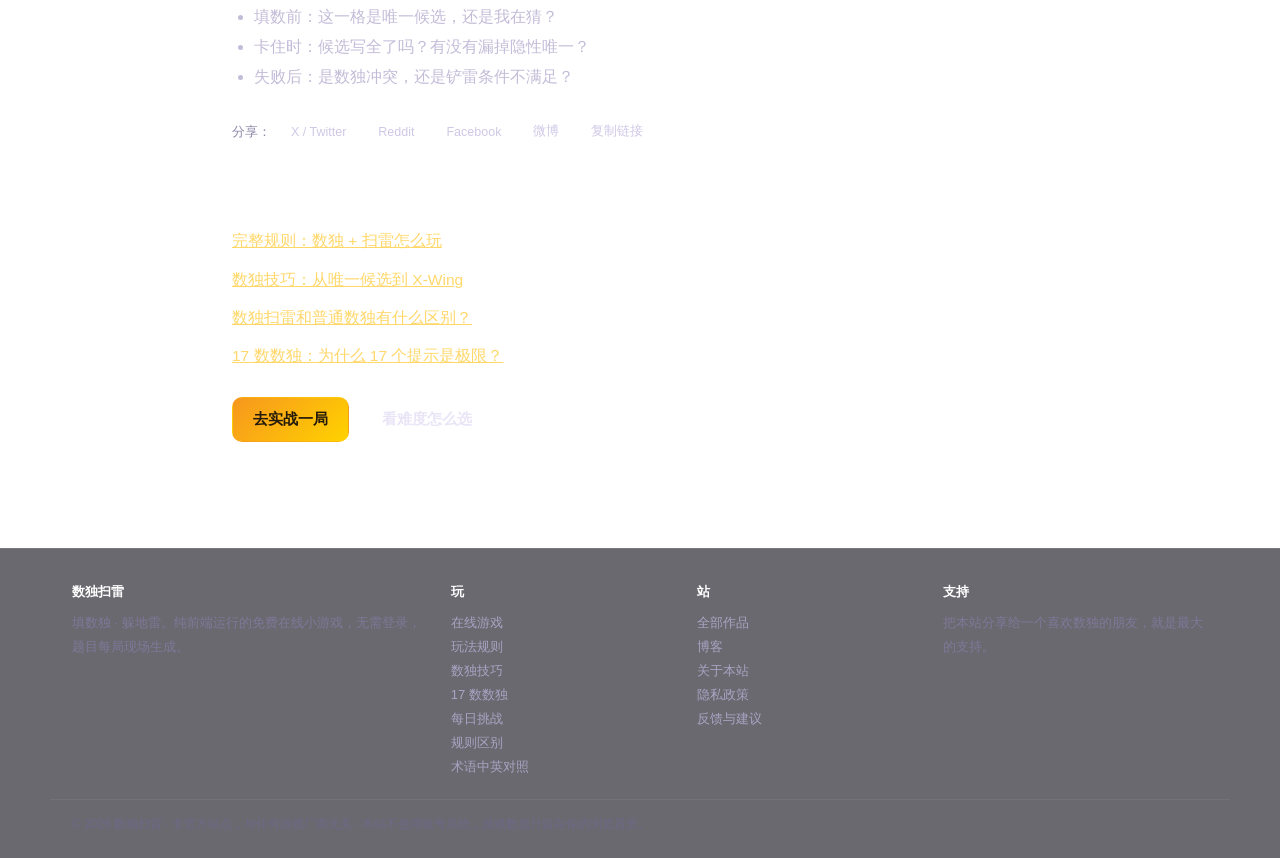
<file: common-mistakes.html>
<!DOCTYPE html>
<html lang="zh-CN" data-lang="zh">
<head>
<meta charset="UTF-8">
<meta name="viewport" content="width=device-width, initial-scale=1.0">
<title>数独扫雷新手最常犯的 6 个错误 | 数独扫雷</title>
<meta name="description" content="红底数字当答案、没填够 3 个就铲雷、不写候选、17 数硬猜……6 个数独扫雷新手常见错误，每个都给修正方法。">
<meta name="robots" content="index,follow">
<meta name="google-site-verification" content="fCkfI7h9OU4tstCwhGj9X18s-qxIKQ5c6J4GNo-vES8">
<meta name="msvalidate.01" content="6A747E1B3899C3206CFA20ED4156CDBF">
<link rel="canonical" href="https://vocabfan.online/common-mistakes.html">
<link rel="alternate" type="application/rss+xml" title="数独扫雷博客 RSS" href="https://vocabfan.online/feed.xml">
<meta name="theme-color" content="#0f0c29">
<link rel="icon" type="image/svg+xml" href="assets/favicon.svg">
<link rel="icon" type="image/png" sizes="64x64" href="assets/favicon-64.png">
<link rel="apple-touch-icon" sizes="180x180" href="assets/apple-touch-icon.png">
<meta property="og:site_name" content="数独扫雷">
<meta property="og:type" content="article">
<meta property="og:locale" content="zh_CN">
<meta property="og:title" content="数独扫雷新手最常犯的 6 个错误 | 数独扫雷">
<meta property="og:description" content="红底数字当答案、没填够 3 个就铲雷、不写候选、17 数硬猜……6 个数独扫雷新手常见错误，每个都给修正方法。">
<meta property="og:url" content="https://vocabfan.online/common-mistakes.html">
<meta property="og:image" content="https://vocabfan.online/assets/og-cover.jpg">
<meta property="og:image:width" content="1200">
<meta property="og:image:height" content="630">
<meta name="twitter:card" content="summary_large_image">
<meta name="twitter:title" content="数独扫雷新手最常犯的 6 个错误 | 数独扫雷">
<meta name="twitter:description" content="红底数字当答案、没填够 3 个就铲雷、不写候选、17 数硬猜……6 个数独扫雷新手常见错误，每个都给修正方法。">
<meta name="twitter:image" content="https://vocabfan.online/assets/og-cover.jpg">
<link rel="stylesheet" href="style.css?v=3">
<script type="application/ld+json">{"@context":"https://schema.org","@type":"Article","headline":"数独扫雷新手最常犯的 6 个错误","description":"6 个新手常见错误与修正方法：红底提示、铲雷条件、候选标记、17 数硬猜等。","inLanguage":"zh-CN","datePublished":"2026-10-29","dateModified":"2026-10-29","author":{"@type":"Organization","name":"数独扫雷"},"mainEntityOfPage":"https://vocabfan.online/common-mistakes.html"}</script>
<script async src="https://pagead2.googlesyndication.com/pagead/js/adsbygoogle.js?client=ca-pub-4092161168689297" crossorigin="anonymous"></script>
</head>
<body>
<header class="site-header">
  <div class="site-header__inner">
    <a class="brand" href="index.html"><span class="brand__mark">🧩</span><span>数独扫雷</span></a>
    <nav class="site-nav" aria-label="主导航">
      <a href="index.html">游戏</a>
      <a href="how-to-play.html">玩法</a>
      <a href="strategies.html">技巧</a>
      <a href="blog.html" class="active" aria-current="page">博客</a>
      <a href="all.html">全部作品</a>
      <a href="about.html">关于</a>
      <a href="feedback.html">反馈</a>
    </nav>
    <a class="header-cta" href="index.html#game">开始玩</a>
  </div>
</header>
<main class="page">
  <p class="crumbs"><a href="index.html">首页</a> / 博客 / 新手错误</p>
  <h1>数独扫雷新手最常犯的 6 个错误</h1>
  <p class="article-meta">2026-10-29 · 数独扫雷 · 约 6 分钟</p>
  <p class="page-lead">数独扫雷的规则不复杂，但新手很容易在同一个地方反复踩坑。下面 6 个错误，按“为什么错 → 怎么改”写；改掉 3 个，通关率就会明显不一样。</p>

  <h2>错误一：把红底数字当成“这格该填的答案”</h2>
  <p>红底只表示“这一格的数字，恰好等于它周围 8 格里的地雷数”。它是排雷提示，不是这一格的答案；红底数字仍然要满足行、列、宫 1-9 不重复。</p>
  <p>更常见的误用是：看到红底就以为附近一定有雷，绕着走、不敢填。正确做法是先数红底周围的雷区，判断哪片区域需要先处理，再回到正常数独推理。</p>

  <h2>错误二：没填够 3 个正确数字就长按铲雷</h2>
  <p>铲雷的条件是：与该雷相邻、且在同一宫里的格子中，至少有 3 个已经填对的数字。条件不满足时长按，会直接结束本局。长按一个没有雷的格子只会提示，不会惩罚。</p>
  <p>所以铲雷前先做两件事：把雷周围同宫的数字填对；确认这 3 个数字不是猜的。拿不准就先开标记，别用“试一下”换一次失败。</p>

  <h2>错误三：不写候选，靠脑子记</h2>
  <p>经典模式候选少，脑记还撑得住；困难模式和 17 数模式候选一多，漏一个就会把后面的推理全带偏。本站的标记模式可以给空格写小数字，填入正确数字后，同行、同列、同宫的相同候选会自动清理。</p>
  <p>建议给自己定一条规则：卡住超过 30 秒，就开标记，把候选写全；先找唯一候选和隐性唯一，再找数对、区块摒除，最后才考虑更深的技巧。</p>

  <div class="ad-slot" data-ad-slot="articleMid"></div>

  <h2>错误四：在 17 数模式里硬猜</h2>
  <p>17 数只有 17 个提示、12 颗雷，开局几乎没有“唯一候选数”。这种盘面本来就需要更深的排除；连续猜，很容易把一局变成反复试错。</p>
  <p>如果你在 17 数里卡住，先退回经典或困难模式，把“候选写全、找隐性唯一、找区块”练熟，再回来。17 数是挑战模式，不是入门模式。</p>

  <h2>错误五：忽略“唯一解”这个前提</h2>
  <p>本站每一局都在挖空时校验唯一解，正常不会出现多解盘面。如果你觉得“有两个答案”，更可能是某一步填错、候选漏了，或者把红底提示当成了答案。</p>
  <p>排查顺序：先看有没有行/列/宫冲突；再用放大镜检查一个已经填满的宫；最后回到你最后一个“确定”的步骤，看看那个确定是不是猜的。</p>

  <h2>错误六：一上来就玩 17 数或每日挑战</h2>
  <p>每日挑战固定 10 颗雷、36 个提示，强度接近困难模式；17 数是 12 颗雷、17 个提示。新手直接上，很容易连续失败，然后误以为“这游戏靠运气”。</p>
  <p>更稳的顺序是：经典 0 雷熟悉规则 → 简单 5 雷熟悉铲雷 → 困难 10 雷练完整流程 → 17 数练高级技巧。每日挑战可以当成每天一次的测验，不要当成教学关。</p>

  <h2>一张 30 秒检查清单</h2>
  <ul>
    <li>铲雷前：雷周围同宫是否已经有 3 个正确数字？</li>
    <li>填数前：这一格是唯一候选，还是我在猜？</li>
    <li>卡住时：候选写全了吗？有没有漏掉隐性唯一？</li>
    <li>失败后：是数独冲突，还是铲雷条件不满足？</li>
  </ul>

  <div class="share">
    <span>分享：</span>
    <a href="https://twitter.com/intent/tweet?text=%E6%95%B0%E7%8B%AC%E6%89%AB%E9%9B%B7%E6%96%B0%E6%89%8B%E6%9C%80%E5%B8%B8%E7%8A%AF%E7%9A%84%206%20%E4%B8%AA%E9%94%99%E8%AF%AF&amp;url=https%3A%2F%2Fvocabfan.online%2Fcommon-mistakes.html" target="_blank" rel="noopener">X / Twitter</a>
    <a href="https://www.reddit.com/submit?url=https%3A%2F%2Fvocabfan.online%2Fcommon-mistakes.html&amp;title=%E6%95%B0%E7%8B%AC%E6%89%AB%E9%9B%B7%E6%96%B0%E6%89%8B%E6%9C%80%E5%B8%B8%E7%8A%AF%E7%9A%84%206%20%E4%B8%AA%E9%94%99%E8%AF%AF" target="_blank" rel="noopener">Reddit</a>
    <a href="https://www.facebook.com/sharer/sharer.php?u=https%3A%2F%2Fvocabfan.online%2Fcommon-mistakes.html" target="_blank" rel="noopener">Facebook</a>
    <a href="https://service.weibo.com/share/share.php?url=https%3A%2F%2Fvocabfan.online%2Fcommon-mistakes.html&amp;title=%E6%95%B0%E7%8B%AC%E6%89%AB%E9%9B%B7%E6%96%B0%E6%89%8B%E6%9C%80%E5%B8%B8%E7%8A%AF%E7%9A%84%206%20%E4%B8%AA%E9%94%99%E8%AF%AF" target="_blank" rel="noopener">微博</a>
    <button type="button" class="copy-link" data-url="https://vocabfan.online/common-mistakes.html">复制链接</button>
  </div>

  <h2>相关阅读</h2>
  <ul class="related">
    <li><a href="how-to-play.html">完整规则：数独 + 扫雷怎么玩</a></li>
    <li><a href="strategies.html">数独技巧：从唯一候选到 X-Wing</a></li>
    <li><a href="sudoku-minesweeper-difference.html">数独扫雷和普通数独有什么区别？</a></li>
    <li><a href="17-clues.html">17 数数独：为什么 17 个提示是极限？</a></li>
  </ul>

  <div class="ad-slot" data-ad-slot="articleEnd"></div>

  <div class="cta">
    <a class="btn btn--primary" href="index.html#game">去实战一局</a>
    <a class="btn btn--ghost" href="difficulty-guide.html">看难度怎么选</a>
  </div>
</main>
<footer class="site-footer">
  <div class="site-footer__inner">
    <div>
      <h4>数独扫雷</h4>
      <p>填数独 · 躲地雷。纯前端运行的免费在线小游戏，无需登录，题目每局现场生成。</p>
    </div>
    <div>
      <h4>玩</h4>
      <a href="index.html#game">在线游戏</a>
      <a href="how-to-play.html">玩法规则</a>
      <a href="strategies.html">数独技巧</a>
      <a href="17-clues.html">17 数数独</a>
      <a href="daily-sudoku.html">每日挑战</a>
      <a href="sudoku-minesweeper-difference.html">规则区别</a>
      <a href="sudoku-terms.html">术语中英对照</a>
    </div>
    <div>
      <h4>站</h4>
      <a href="all.html">全部作品</a>
      <a href="blog.html">博客</a>
      <a href="about.html">关于本站</a>
      <a href="privacy.html">隐私政策</a>
      <a href="feedback.html">反馈与建议</a>
    </div>
    <div>
      <h4>支持</h4>
      <p>把本站分享给一个喜欢数独的朋友，就是最大的支持。</p>
    </div>
  </div>
  <div class="site-footer__bottom">© 2026 数独扫雷 · 非官方站点，与任何游戏厂商无关 · 本站不使用账号系统，游戏数据只留在你的浏览器里。</div>
</footer>
<a class="feedback-fab" href="feedback.html" aria-label="反馈与建议">💬 反馈</a>
<script>
document.querySelectorAll('.copy-link').forEach(function (btn) {
  btn.addEventListener('click', function () {
    var url = btn.getAttribute('data-url');
    function done() {
      btn.textContent = '已复制';
      setTimeout(function () { btn.textContent = '复制链接'; }, 1500);
    }
    function fallback() {
      var ta = document.createElement('textarea');
      ta.value = url;
      document.body.appendChild(ta);
      ta.select();
      try { document.execCommand('copy'); done(); } catch (e) {}
      document.body.removeChild(ta);
    }
    if (navigator.clipboard && navigator.clipboard.writeText) {
      navigator.clipboard.writeText(url).then(done, fallback);
    } else fallback();
  });
});
</script>
</body>
</html>
</file>
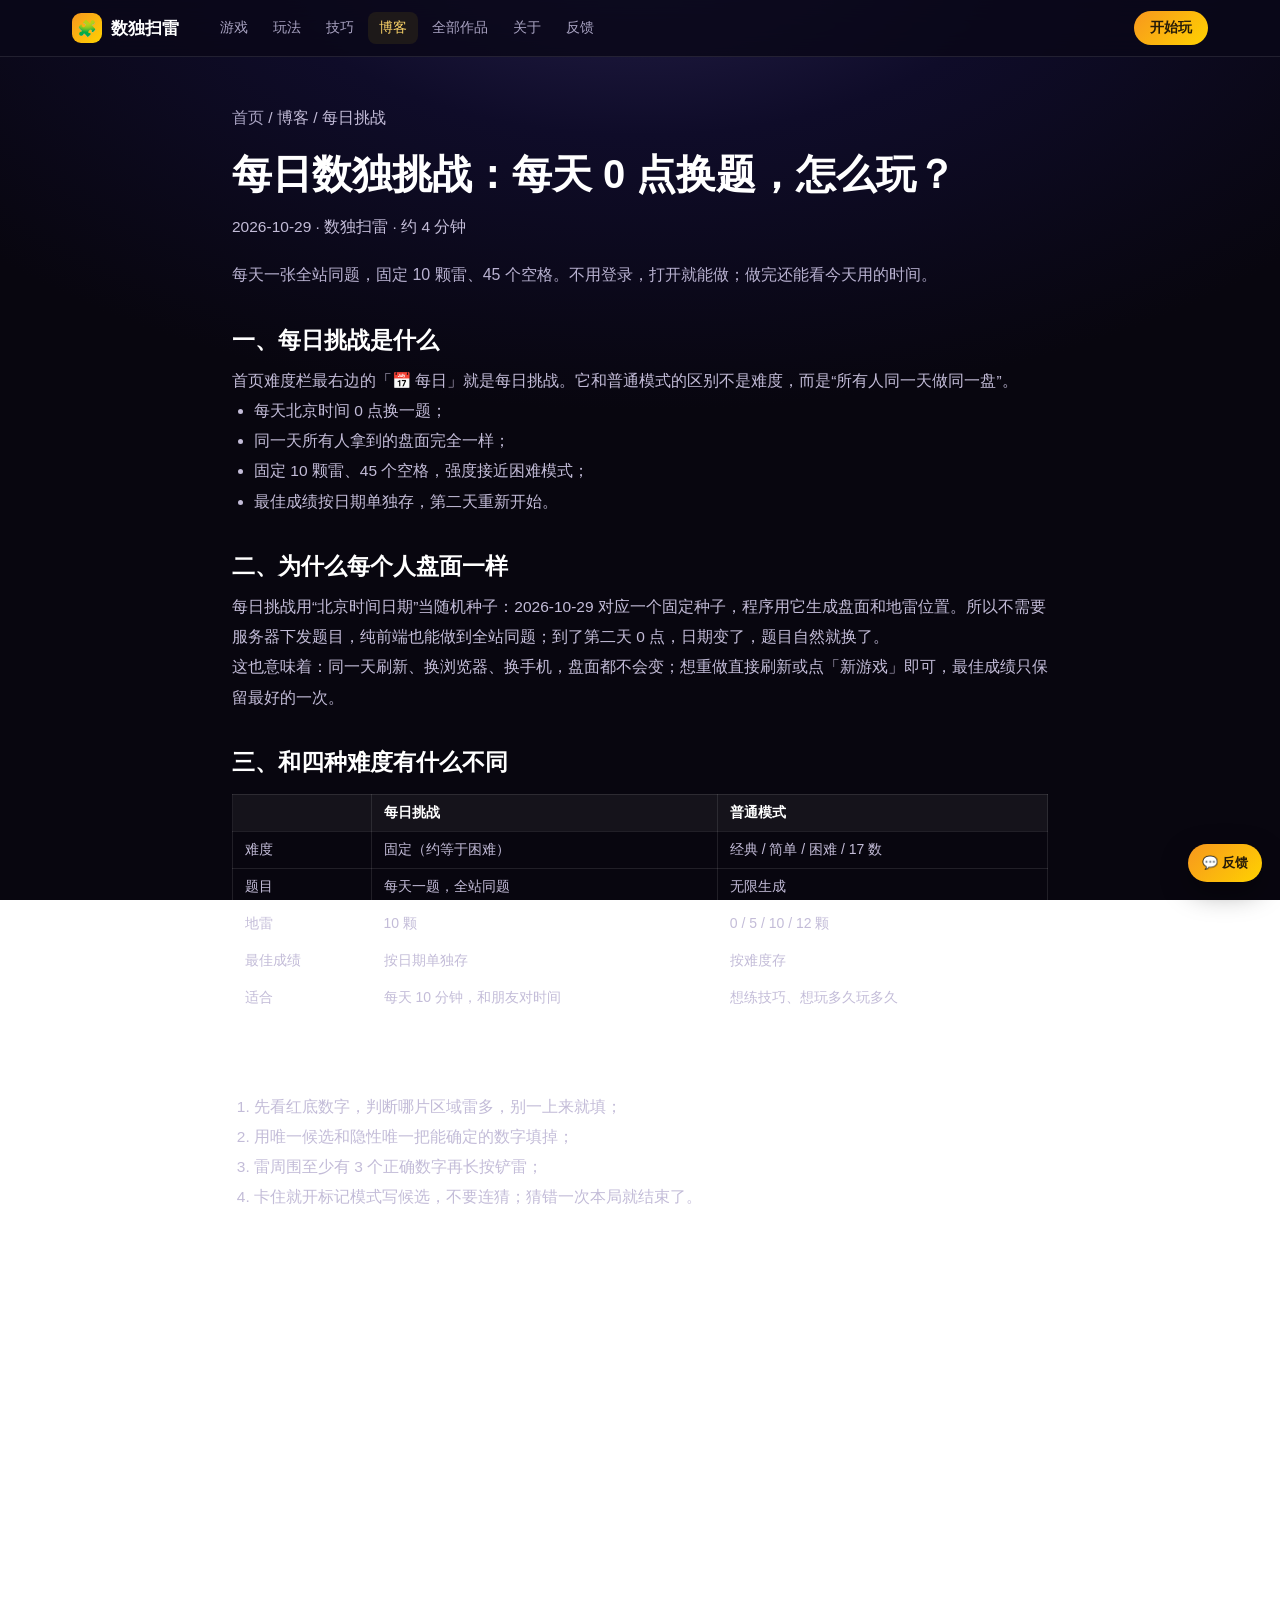
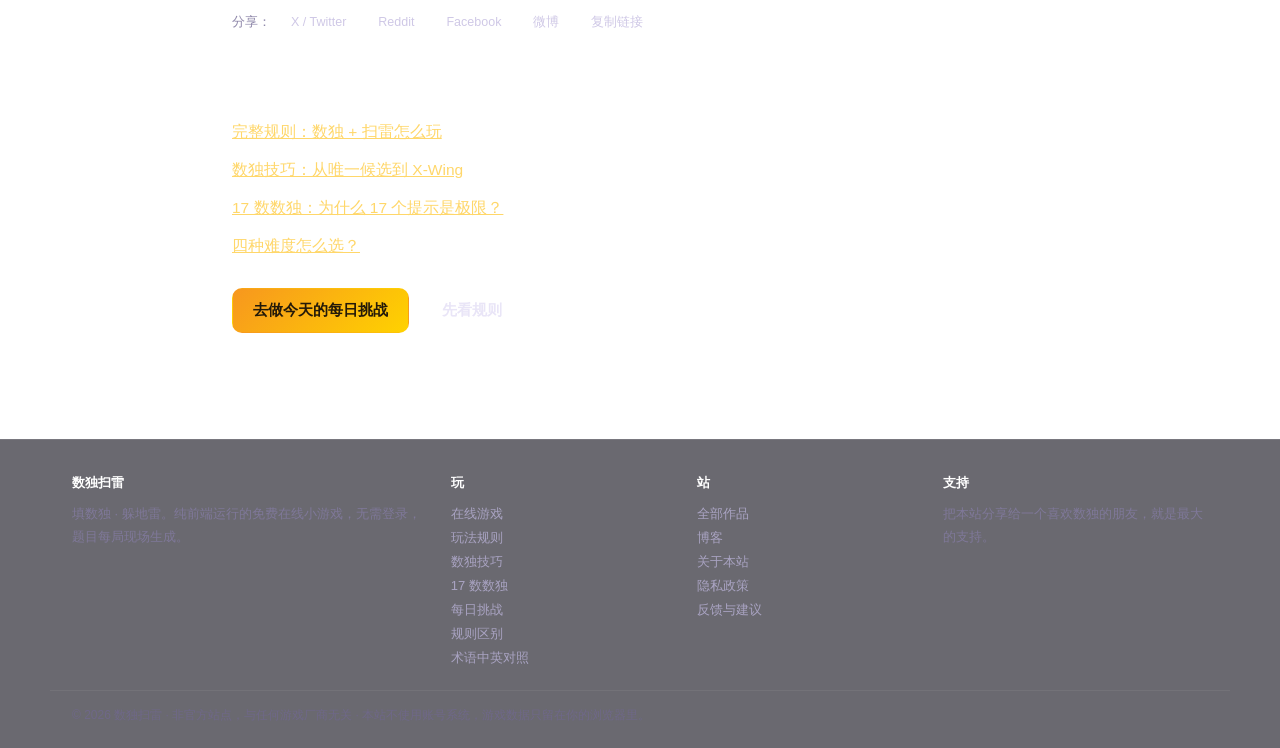
<file: daily-sudoku.html>
<!DOCTYPE html>
<html lang="zh-CN" data-lang="zh">
<head>
<meta charset="UTF-8">
<meta name="viewport" content="width=device-width, initial-scale=1.0">
<title>每日数独挑战：每天 0 点换题，怎么玩？| 数独扫雷</title>
<meta name="description" content="每日数独挑战怎么玩：按北京时间每天 0 点换题，全站同题，固定 10 颗雷、45 个空格；讲清规则、最佳成绩和每天 10 分钟的玩法。">
<meta name="robots" content="index,follow">
<meta name="google-site-verification" content="fCkfI7h9OU4tstCwhGj9X18s-qxIKQ5c6J4GNo-vES8">
<meta name="msvalidate.01" content="6A747E1B3899C3206CFA20ED4156CDBF">
<link rel="canonical" href="https://vocabfan.online/daily-sudoku.html">
<link rel="alternate" type="application/rss+xml" title="数独扫雷博客 RSS" href="https://vocabfan.online/feed.xml">
<meta name="theme-color" content="#0f0c29">
<link rel="icon" type="image/svg+xml" href="assets/favicon.svg">
<link rel="icon" type="image/png" sizes="64x64" href="assets/favicon-64.png">
<link rel="apple-touch-icon" sizes="180x180" href="assets/apple-touch-icon.png">
<meta property="og:site_name" content="数独扫雷">
<meta property="og:type" content="article">
<meta property="og:locale" content="zh_CN">
<meta property="og:title" content="每日数独挑战：每天 0 点换题，怎么玩？| 数独扫雷">
<meta property="og:description" content="每日数独挑战怎么玩：按北京时间每天 0 点换题，全站同题，固定 10 颗雷、45 个空格；讲清规则、最佳成绩和每天 10 分钟的玩法。">
<meta property="og:url" content="https://vocabfan.online/daily-sudoku.html">
<meta property="og:image" content="https://vocabfan.online/assets/og-cover.jpg">
<meta property="og:image:width" content="1200">
<meta property="og:image:height" content="630">
<meta name="twitter:card" content="summary_large_image">
<meta name="twitter:title" content="每日数独挑战：每天 0 点换题，怎么玩？| 数独扫雷">
<meta name="twitter:description" content="每日数独挑战怎么玩：按北京时间每天 0 点换题，全站同题，固定 10 颗雷、45 个空格；讲清规则、最佳成绩和每天 10 分钟的玩法。">
<meta name="twitter:image" content="https://vocabfan.online/assets/og-cover.jpg">
<link rel="stylesheet" href="style.css?v=3">
<script type="application/ld+json">{"@context":"https://schema.org","@type":"Article","headline":"每日数独挑战：每天 0 点换题，怎么玩？","description":"每日挑战的换题时间、全站同题原理、最佳成绩和玩法建议。","inLanguage":"zh-CN","datePublished":"2026-10-29","dateModified":"2026-10-29","author":{"@type":"Organization","name":"数独扫雷"},"mainEntityOfPage":"https://vocabfan.online/daily-sudoku.html"}</script>
<script async src="https://pagead2.googlesyndication.com/pagead/js/adsbygoogle.js?client=ca-pub-4092161168689297" crossorigin="anonymous"></script>
</head>
<body>
<header class="site-header">
  <div class="site-header__inner">
    <a class="brand" href="index.html"><span class="brand__mark">🧩</span><span>数独扫雷</span></a>
    <nav class="site-nav" aria-label="主导航">
      <a href="index.html">游戏</a>
      <a href="how-to-play.html">玩法</a>
      <a href="strategies.html">技巧</a>
      <a href="blog.html" class="active" aria-current="page">博客</a>
      <a href="all.html">全部作品</a>
      <a href="about.html">关于</a>
      <a href="feedback.html">反馈</a>
    </nav>
    <a class="header-cta" href="index.html#game">开始玩</a>
  </div>
</header>
<main class="page">
  <p class="crumbs"><a href="index.html">首页</a> / 博客 / 每日挑战</p>
  <h1>每日数独挑战：每天 0 点换题，怎么玩？</h1>
  <p class="article-meta">2026-10-29 · 数独扫雷 · 约 4 分钟</p>
  <p class="page-lead">每天一张全站同题，固定 10 颗雷、45 个空格。不用登录，打开就能做；做完还能看今天用的时间。</p>

  <h2>一、每日挑战是什么</h2>
  <p>首页难度栏最右边的「📅 每日」就是每日挑战。它和普通模式的区别不是难度，而是“所有人同一天做同一盘”。</p>
  <ul>
    <li>每天北京时间 0 点换一题；</li>
    <li>同一天所有人拿到的盘面完全一样；</li>
    <li>固定 10 颗雷、45 个空格，强度接近困难模式；</li>
    <li>最佳成绩按日期单独存，第二天重新开始。</li>
  </ul>

  <h2>二、为什么每个人盘面一样</h2>
  <p>每日挑战用“北京时间日期”当随机种子：2026-10-29 对应一个固定种子，程序用它生成盘面和地雷位置。所以不需要服务器下发题目，纯前端也能做到全站同题；到了第二天 0 点，日期变了，题目自然就换了。</p>
  <p>这也意味着：同一天刷新、换浏览器、换手机，盘面都不会变；想重做直接刷新或点「新游戏」即可，最佳成绩只保留最好的一次。</p>

  <h2>三、和四种难度有什么不同</h2>
  <table>
    <thead><tr><th></th><th>每日挑战</th><th>普通模式</th></tr></thead>
    <tbody>
      <tr><td>难度</td><td>固定（约等于困难）</td><td>经典 / 简单 / 困难 / 17 数</td></tr>
      <tr><td>题目</td><td>每天一题，全站同题</td><td>无限生成</td></tr>
      <tr><td>地雷</td><td>10 颗</td><td>0 / 5 / 10 / 12 颗</td></tr>
      <tr><td>最佳成绩</td><td>按日期单独存</td><td>按难度存</td></tr>
      <tr><td>适合</td><td>每天 10 分钟，和朋友对时间</td><td>想练技巧、想玩多久玩多久</td></tr>
    </tbody>
  </table>

  <div class="ad-slot" data-ad-slot="articleMid"></div>

  <h2>四、每天 10 分钟怎么玩</h2>
  <ol>
    <li>先看红底数字，判断哪片区域雷多，别一上来就填；</li>
    <li>用唯一候选和隐性唯一把能确定的数字填掉；</li>
    <li>雷周围至少有 3 个正确数字再长按铲雷；</li>
    <li>卡住就开标记模式写候选，不要连猜；猜错一次本局就结束了。</li>
  </ol>

  <h2>五、常见问题</h2>
  <details><summary>刷新会换题吗？</summary><p>不会。同一天种子不变，刷新后还是同一盘；第二天 0 点后才换。</p></details>
  <details><summary>0 点还没做完怎么办？</summary><p>页面不会自动换题；刷新或重新开局后，新一局会按新日期出题。昨天的盘面不会保留，建议当天做完。</p></details>
  <details><summary>时区怎么算？</summary><p>按北京时间（UTC+8）换题，不管你在哪个时区，全站都是同一时间换。</p></details>
  <details><summary>最佳成绩存在哪？</summary><p>只存在你的浏览器本地（localStorage），按日期分开；换设备不会同步，清缓存会清空。</p></details>
  <details><summary>每日挑战有几条命？</summary><p>和普通模式一样，填到雷或铲雷失败就结束本局；可以重新开始同一天的题。</p></details>

  <div class="share">
    <span>分享：</span>
    <a href="https://twitter.com/intent/tweet?text=%E6%AF%8F%E6%97%A5%E6%95%B0%E7%8B%AC%E6%8C%91%E6%88%98%EF%BC%9A%E6%AF%8F%E5%A4%A9%200%20%E7%82%B9%E6%8D%A2%E9%A2%98%EF%BC%8C%E6%80%8E%E4%B9%88%E7%8E%A9%EF%BC%9F&amp;url=https%3A%2F%2Fvocabfan.online%2Fdaily-sudoku.html" target="_blank" rel="noopener">X / Twitter</a>
    <a href="https://www.reddit.com/submit?url=https%3A%2F%2Fvocabfan.online%2Fdaily-sudoku.html&amp;title=%E6%AF%8F%E6%97%A5%E6%95%B0%E7%8B%AC%E6%8C%91%E6%88%98%EF%BC%9A%E6%AF%8F%E5%A4%A9%200%20%E7%82%B9%E6%8D%A2%E9%A2%98%EF%BC%8C%E6%80%8E%E4%B9%88%E7%8E%A9%EF%BC%9F" target="_blank" rel="noopener">Reddit</a>
    <a href="https://www.facebook.com/sharer/sharer.php?u=https%3A%2F%2Fvocabfan.online%2Fdaily-sudoku.html" target="_blank" rel="noopener">Facebook</a>
    <a href="https://service.weibo.com/share/share.php?url=https%3A%2F%2Fvocabfan.online%2Fdaily-sudoku.html&amp;title=%E6%AF%8F%E6%97%A5%E6%95%B0%E7%8B%AC%E6%8C%91%E6%88%98%EF%BC%9A%E6%AF%8F%E5%A4%A9%200%20%E7%82%B9%E6%8D%A2%E9%A2%98%EF%BC%8C%E6%80%8E%E4%B9%88%E7%8E%A9%EF%BC%9F" target="_blank" rel="noopener">微博</a>
    <button type="button" class="copy-link" data-url="https://vocabfan.online/daily-sudoku.html">复制链接</button>
  </div>

  <h2>相关阅读</h2>
  <ul class="related">
    <li><a href="how-to-play.html">完整规则：数独 + 扫雷怎么玩</a></li>
    <li><a href="strategies.html">数独技巧：从唯一候选到 X-Wing</a></li>
    <li><a href="17-clues.html">17 数数独：为什么 17 个提示是极限？</a></li>
    <li><a href="difficulty-guide.html">四种难度怎么选？</a></li>
  </ul>

  <div class="ad-slot" data-ad-slot="articleEnd"></div>

  <div class="cta">
    <a class="btn btn--primary" href="index.html#game">去做今天的每日挑战</a>
    <a class="btn btn--ghost" href="how-to-play.html">先看规则</a>
  </div>
</main>
<footer class="site-footer">
  <div class="site-footer__inner">
    <div>
      <h4>数独扫雷</h4>
      <p>填数独 · 躲地雷。纯前端运行的免费在线小游戏，无需登录，题目每局现场生成。</p>
    </div>
    <div>
      <h4>玩</h4>
      <a href="index.html#game">在线游戏</a>
      <a href="how-to-play.html">玩法规则</a>
      <a href="strategies.html">数独技巧</a>
      <a href="17-clues.html">17 数数独</a>
      <a href="daily-sudoku.html">每日挑战</a>
      <a href="sudoku-minesweeper-difference.html">规则区别</a>
      <a href="sudoku-terms.html">术语中英对照</a>
    </div>
    <div>
      <h4>站</h4>
      <a href="all.html">全部作品</a>
      <a href="blog.html">博客</a>
      <a href="about.html">关于本站</a>
      <a href="privacy.html">隐私政策</a>
      <a href="feedback.html">反馈与建议</a>
    </div>
    <div>
      <h4>支持</h4>
      <p>把本站分享给一个喜欢数独的朋友，就是最大的支持。</p>
    </div>
  </div>
  <div class="site-footer__bottom">© 2026 数独扫雷 · 非官方站点，与任何游戏厂商无关 · 本站不使用账号系统，游戏数据只留在你的浏览器里。</div>
</footer>
<a class="feedback-fab" href="feedback.html" aria-label="反馈与建议">💬 反馈</a>
<script>
document.querySelectorAll('.copy-link').forEach(function (btn) {
  btn.addEventListener('click', function () {
    var url = btn.getAttribute('data-url');
    function done() {
      btn.textContent = '已复制';
      setTimeout(function () { btn.textContent = '复制链接'; }, 1500);
    }
    function fallback() {
      var ta = document.createElement('textarea');
      ta.value = url;
      document.body.appendChild(ta);
      ta.select();
      try { document.execCommand('copy'); done(); } catch (e) {}
      document.body.removeChild(ta);
    }
    if (navigator.clipboard && navigator.clipboard.writeText) {
      navigator.clipboard.writeText(url).then(done, fallback);
    } else fallback();
  });
});
</script>
</body>
</html>
</file>
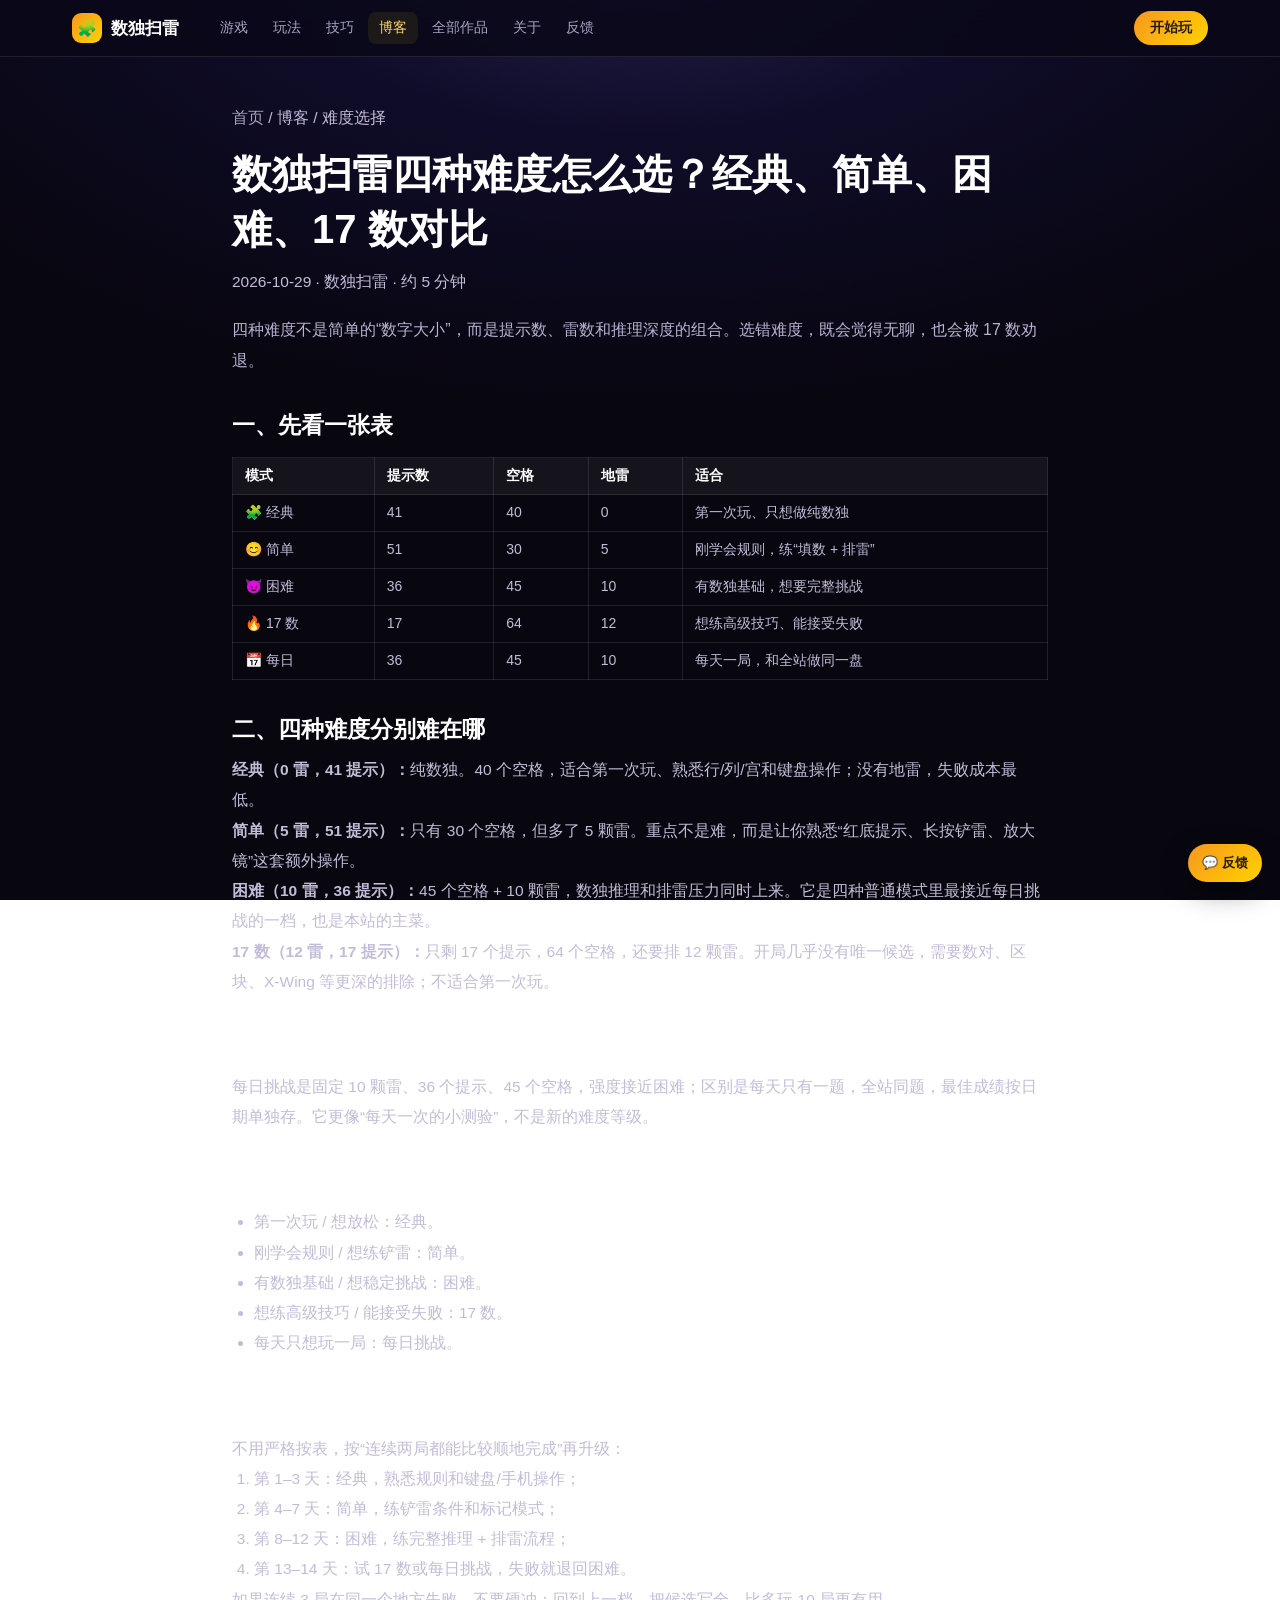
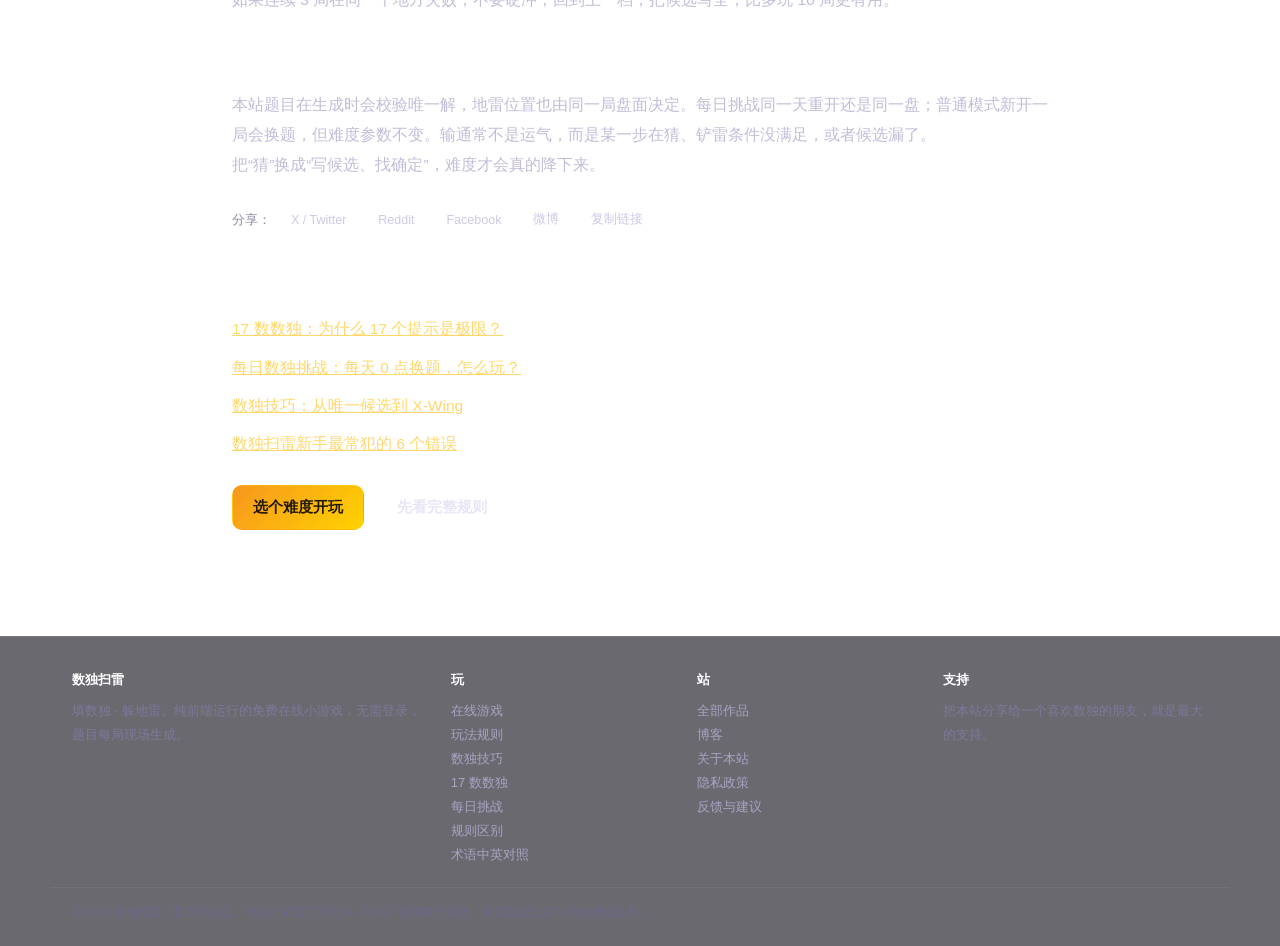
<file: difficulty-guide.html>
<!DOCTYPE html>
<html lang="zh-CN" data-lang="zh">
<head>
<meta charset="UTF-8">
<meta name="viewport" content="width=device-width, initial-scale=1.0">
<title>数独扫雷四种难度怎么选？经典、简单、困难、17 数对比 | 数独扫雷</title>
<meta name="description" content="用提示数、空格、地雷和适合人群对比数独扫雷的经典、简单、困难、17 数与每日挑战，附两周进阶建议。">
<meta name="robots" content="index,follow">
<meta name="google-site-verification" content="fCkfI7h9OU4tstCwhGj9X18s-qxIKQ5c6J4GNo-vES8">
<meta name="msvalidate.01" content="6A747E1B3899C3206CFA20ED4156CDBF">
<link rel="canonical" href="https://vocabfan.online/difficulty-guide.html">
<link rel="alternate" type="application/rss+xml" title="数独扫雷博客 RSS" href="https://vocabfan.online/feed.xml">
<meta name="theme-color" content="#0f0c29">
<link rel="icon" type="image/svg+xml" href="assets/favicon.svg">
<link rel="icon" type="image/png" sizes="64x64" href="assets/favicon-64.png">
<link rel="apple-touch-icon" sizes="180x180" href="assets/apple-touch-icon.png">
<meta property="og:site_name" content="数独扫雷">
<meta property="og:type" content="article">
<meta property="og:locale" content="zh_CN">
<meta property="og:title" content="数独扫雷四种难度怎么选？经典、简单、困难、17 数对比 | 数独扫雷">
<meta property="og:description" content="用提示数、空格、地雷和适合人群对比数独扫雷的经典、简单、困难、17 数与每日挑战，附两周进阶建议。">
<meta property="og:url" content="https://vocabfan.online/difficulty-guide.html">
<meta property="og:image" content="https://vocabfan.online/assets/og-cover.jpg">
<meta property="og:image:width" content="1200">
<meta property="og:image:height" content="630">
<meta name="twitter:card" content="summary_large_image">
<meta name="twitter:title" content="数独扫雷四种难度怎么选？经典、简单、困难、17 数对比 | 数独扫雷">
<meta name="twitter:description" content="用提示数、空格、地雷和适合人群对比数独扫雷的经典、简单、困难、17 数与每日挑战，附两周进阶建议。">
<meta name="twitter:image" content="https://vocabfan.online/assets/og-cover.jpg">
<link rel="stylesheet" href="style.css?v=3">
<script type="application/ld+json">{"@context":"https://schema.org","@type":"Article","headline":"数独扫雷四种难度怎么选？经典、简单、困难、17 数对比","description":"四种难度的提示数、空格、地雷和适合人群对比，附每日挑战定位与进阶路线。","inLanguage":"zh-CN","datePublished":"2026-10-29","dateModified":"2026-10-29","author":{"@type":"Organization","name":"数独扫雷"},"mainEntityOfPage":"https://vocabfan.online/difficulty-guide.html"}</script>
<script async src="https://pagead2.googlesyndication.com/pagead/js/adsbygoogle.js?client=ca-pub-4092161168689297" crossorigin="anonymous"></script>
</head>
<body>
<header class="site-header">
  <div class="site-header__inner">
    <a class="brand" href="index.html"><span class="brand__mark">🧩</span><span>数独扫雷</span></a>
    <nav class="site-nav" aria-label="主导航">
      <a href="index.html">游戏</a>
      <a href="how-to-play.html">玩法</a>
      <a href="strategies.html">技巧</a>
      <a href="blog.html" class="active" aria-current="page">博客</a>
      <a href="all.html">全部作品</a>
      <a href="about.html">关于</a>
      <a href="feedback.html">反馈</a>
    </nav>
    <a class="header-cta" href="index.html#game">开始玩</a>
  </div>
</header>
<main class="page">
  <p class="crumbs"><a href="index.html">首页</a> / 博客 / 难度选择</p>
  <h1>数独扫雷四种难度怎么选？经典、简单、困难、17 数对比</h1>
  <p class="article-meta">2026-10-29 · 数独扫雷 · 约 5 分钟</p>
  <p class="page-lead">四种难度不是简单的“数字大小”，而是提示数、雷数和推理深度的组合。选错难度，既会觉得无聊，也会被 17 数劝退。</p>

  <h2>一、先看一张表</h2>
  <table>
    <thead><tr><th>模式</th><th>提示数</th><th>空格</th><th>地雷</th><th>适合</th></tr></thead>
    <tbody>
      <tr><td>🧩 经典</td><td>41</td><td>40</td><td>0</td><td>第一次玩、只想做纯数独</td></tr>
      <tr><td>😊 简单</td><td>51</td><td>30</td><td>5</td><td>刚学会规则，练“填数 + 排雷”</td></tr>
      <tr><td>😈 困难</td><td>36</td><td>45</td><td>10</td><td>有数独基础，想要完整挑战</td></tr>
      <tr><td>🔥 17 数</td><td>17</td><td>64</td><td>12</td><td>想练高级技巧、能接受失败</td></tr>
      <tr><td>📅 每日</td><td>36</td><td>45</td><td>10</td><td>每天一局，和全站做同一盘</td></tr>
    </tbody>
  </table>

  <h2>二、四种难度分别难在哪</h2>
  <p><strong>经典（0 雷，41 提示）：</strong>纯数独。40 个空格，适合第一次玩、熟悉行/列/宫和键盘操作；没有地雷，失败成本最低。</p>
  <p><strong>简单（5 雷，51 提示）：</strong>只有 30 个空格，但多了 5 颗雷。重点不是难，而是让你熟悉“红底提示、长按铲雷、放大镜”这套额外操作。</p>
  <p><strong>困难（10 雷，36 提示）：</strong>45 个空格 + 10 颗雷，数独推理和排雷压力同时上来。它是四种普通模式里最接近每日挑战的一档，也是本站的主菜。</p>
  <p><strong>17 数（12 雷，17 提示）：</strong>只剩 17 个提示，64 个空格，还要排 12 颗雷。开局几乎没有唯一候选，需要数对、区块、X-Wing 等更深的排除；不适合第一次玩。</p>

  <h2>三、每日挑战放在哪</h2>
  <p>每日挑战是固定 10 颗雷、36 个提示、45 个空格，强度接近困难；区别是每天只有一题，全站同题，最佳成绩按日期单独存。它更像“每天一次的小测验”，不是新的难度等级。</p>

  <div class="ad-slot" data-ad-slot="articleMid"></div>

  <h2>四、按目标选：5 条路线</h2>
  <ul>
    <li>第一次玩 / 想放松：经典。</li>
    <li>刚学会规则 / 想练铲雷：简单。</li>
    <li>有数独基础 / 想稳定挑战：困难。</li>
    <li>想练高级技巧 / 能接受失败：17 数。</li>
    <li>每天只想玩一局：每日挑战。</li>
  </ul>

  <h2>五、两周进阶建议</h2>
  <p>不用严格按表，按“连续两局都能比较顺地完成”再升级：</p>
  <ol>
    <li>第 1–3 天：经典，熟悉规则和键盘/手机操作；</li>
    <li>第 4–7 天：简单，练铲雷条件和标记模式；</li>
    <li>第 8–12 天：困难，练完整推理 + 排雷流程；</li>
    <li>第 13–14 天：试 17 数或每日挑战，失败就退回困难。</li>
  </ol>
  <p>如果连续 3 局在同一个地方失败，不要硬冲；回到上一档，把候选写全，比多玩 10 局更有用。</p>

  <h2>六、难度不是“运气”</h2>
  <p>本站题目在生成时会校验唯一解，地雷位置也由同一局盘面决定。每日挑战同一天重开还是同一盘；普通模式新开一局会换题，但难度参数不变。输通常不是运气，而是某一步在猜、铲雷条件没满足，或者候选漏了。</p>
  <p>把“猜”换成“写候选、找确定”，难度才会真的降下来。</p>

  <div class="share">
    <span>分享：</span>
    <a href="https://twitter.com/intent/tweet?text=%E6%95%B0%E7%8B%AC%E6%89%AB%E9%9B%B7%E5%9B%9B%E7%A7%8D%E9%9A%BE%E5%BA%A6%E6%80%8E%E4%B9%88%E9%80%89%EF%BC%9F%E7%BB%8F%E5%85%B8%E3%80%81%E7%AE%80%E5%8D%95%E3%80%81%E5%9B%B0%E9%9A%BE%E3%80%8117%20%E6%95%B0%E5%AF%B9%E6%AF%94&amp;url=https%3A%2F%2Fvocabfan.online%2Fdifficulty-guide.html" target="_blank" rel="noopener">X / Twitter</a>
    <a href="https://www.reddit.com/submit?url=https%3A%2F%2Fvocabfan.online%2Fdifficulty-guide.html&amp;title=%E6%95%B0%E7%8B%AC%E6%89%AB%E9%9B%B7%E5%9B%9B%E7%A7%8D%E9%9A%BE%E5%BA%A6%E6%80%8E%E4%B9%88%E9%80%89%EF%BC%9F%E7%BB%8F%E5%85%B8%E3%80%81%E7%AE%80%E5%8D%95%E3%80%81%E5%9B%B0%E9%9A%BE%E3%80%8117%20%E6%95%B0%E5%AF%B9%E6%AF%94" target="_blank" rel="noopener">Reddit</a>
    <a href="https://www.facebook.com/sharer/sharer.php?u=https%3A%2F%2Fvocabfan.online%2Fdifficulty-guide.html" target="_blank" rel="noopener">Facebook</a>
    <a href="https://service.weibo.com/share/share.php?url=https%3A%2F%2Fvocabfan.online%2Fdifficulty-guide.html&amp;title=%E6%95%B0%E7%8B%AC%E6%89%AB%E9%9B%B7%E5%9B%9B%E7%A7%8D%E9%9A%BE%E5%BA%A6%E6%80%8E%E4%B9%88%E9%80%89%EF%BC%9F%E7%BB%8F%E5%85%B8%E3%80%81%E7%AE%80%E5%8D%95%E3%80%81%E5%9B%B0%E9%9A%BE%E3%80%8117%20%E6%95%B0%E5%AF%B9%E6%AF%94" target="_blank" rel="noopener">微博</a>
    <button type="button" class="copy-link" data-url="https://vocabfan.online/difficulty-guide.html">复制链接</button>
  </div>

  <h2>相关阅读</h2>
  <ul class="related">
    <li><a href="17-clues.html">17 数数独：为什么 17 个提示是极限？</a></li>
    <li><a href="daily-sudoku.html">每日数独挑战：每天 0 点换题，怎么玩？</a></li>
    <li><a href="strategies.html">数独技巧：从唯一候选到 X-Wing</a></li>
    <li><a href="common-mistakes.html">数独扫雷新手最常犯的 6 个错误</a></li>
  </ul>

  <div class="ad-slot" data-ad-slot="articleEnd"></div>

  <div class="cta">
    <a class="btn btn--primary" href="index.html#game">选个难度开玩</a>
    <a class="btn btn--ghost" href="how-to-play.html">先看完整规则</a>
  </div>
</main>
<footer class="site-footer">
  <div class="site-footer__inner">
    <div>
      <h4>数独扫雷</h4>
      <p>填数独 · 躲地雷。纯前端运行的免费在线小游戏，无需登录，题目每局现场生成。</p>
    </div>
    <div>
      <h4>玩</h4>
      <a href="index.html#game">在线游戏</a>
      <a href="how-to-play.html">玩法规则</a>
      <a href="strategies.html">数独技巧</a>
      <a href="17-clues.html">17 数数独</a>
      <a href="daily-sudoku.html">每日挑战</a>
      <a href="sudoku-minesweeper-difference.html">规则区别</a>
      <a href="sudoku-terms.html">术语中英对照</a>
    </div>
    <div>
      <h4>站</h4>
      <a href="all.html">全部作品</a>
      <a href="blog.html">博客</a>
      <a href="about.html">关于本站</a>
      <a href="privacy.html">隐私政策</a>
      <a href="feedback.html">反馈与建议</a>
    </div>
    <div>
      <h4>支持</h4>
      <p>把本站分享给一个喜欢数独的朋友，就是最大的支持。</p>
    </div>
  </div>
  <div class="site-footer__bottom">© 2026 数独扫雷 · 非官方站点，与任何游戏厂商无关 · 本站不使用账号系统，游戏数据只留在你的浏览器里。</div>
</footer>
<a class="feedback-fab" href="feedback.html" aria-label="反馈与建议">💬 反馈</a>
<script>
document.querySelectorAll('.copy-link').forEach(function (btn) {
  btn.addEventListener('click', function () {
    var url = btn.getAttribute('data-url');
    function done() {
      btn.textContent = '已复制';
      setTimeout(function () { btn.textContent = '复制链接'; }, 1500);
    }
    function fallback() {
      var ta = document.createElement('textarea');
      ta.value = url;
      document.body.appendChild(ta);
      ta.select();
      try { document.execCommand('copy'); done(); } catch (e) {}
      document.body.removeChild(ta);
    }
    if (navigator.clipboard && navigator.clipboard.writeText) {
      navigator.clipboard.writeText(url).then(done, fallback);
    } else fallback();
  });
});
</script>
</body>
</html>
</file>
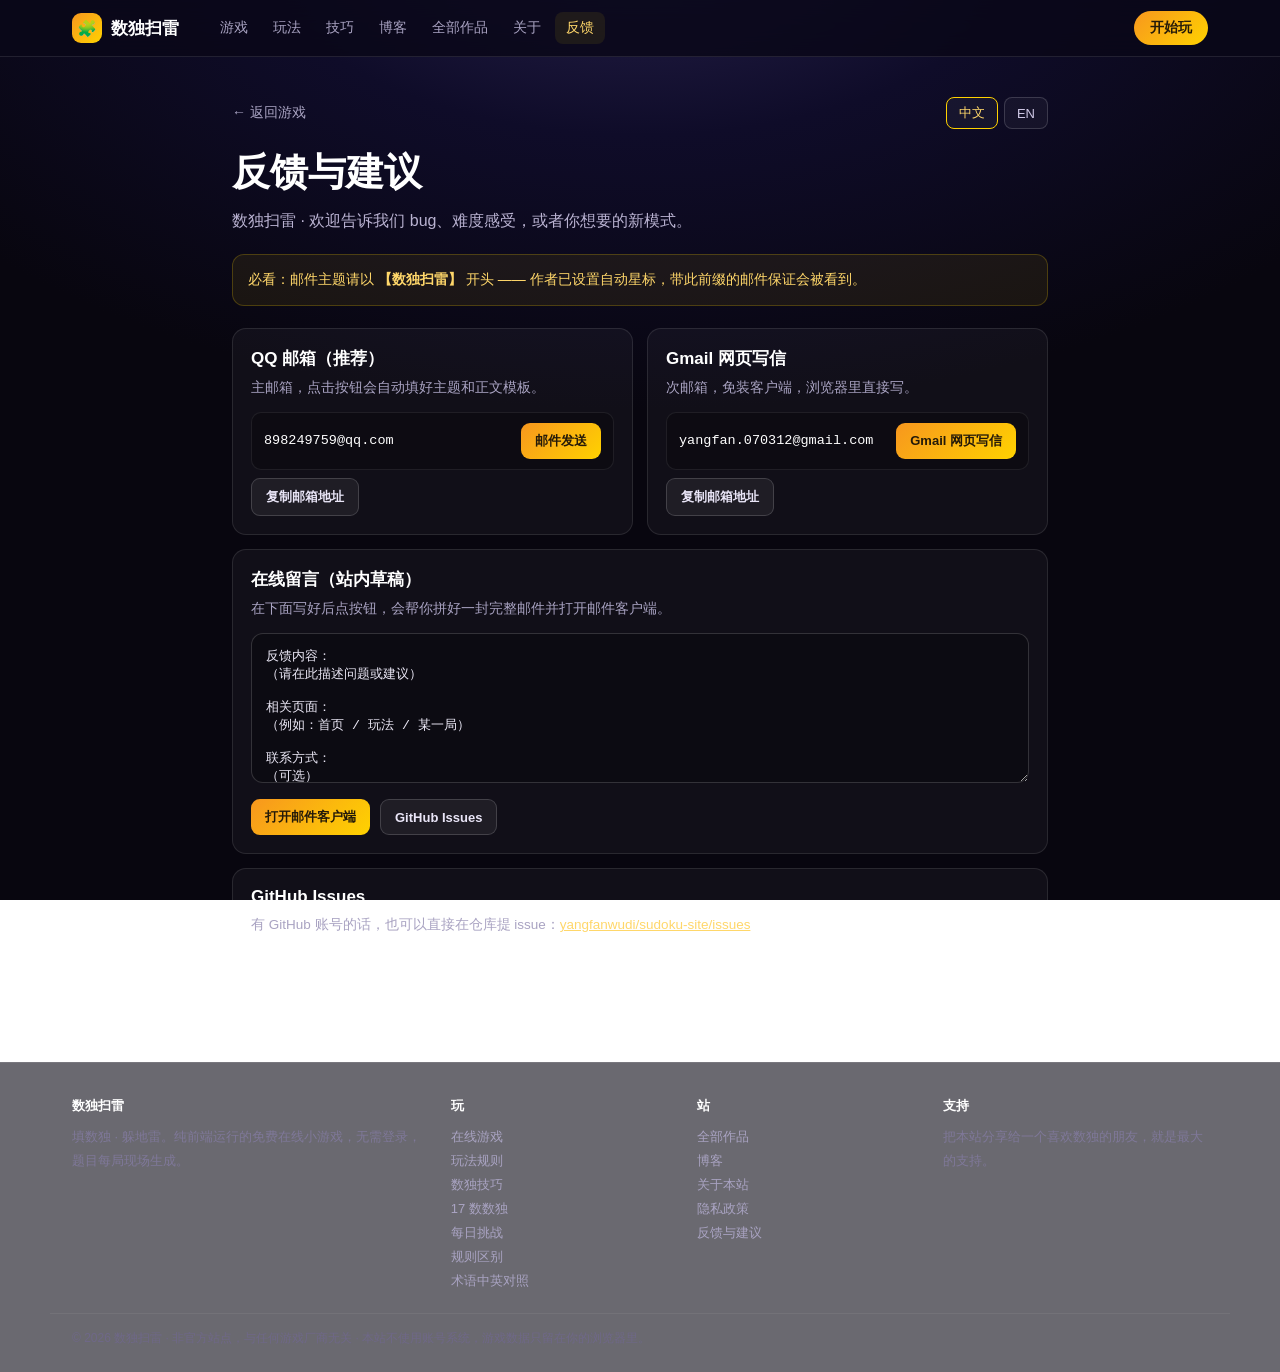
<file: feedback.html>
<!DOCTYPE html>
<html lang="zh-CN" data-lang="zh">
<head>
<meta charset="UTF-8">
<meta name="viewport" content="width=device-width, initial-scale=1.0">
<title>反馈与建议 | 数独扫雷</title>
<meta name="description" content="数独扫雷的反馈渠道：QQ 邮箱、Gmail 网页写信、站内草稿与 GitHub Issues。主题请以【数独扫雷】开头。">
<meta name="robots" content="index,follow">
<meta name="google-site-verification" content="fCkfI7h9OU4tstCwhGj9X18s-qxIKQ5c6J4GNo-vES8">
<meta name="msvalidate.01" content="6A747E1B3899C3206CFA20ED4156CDBF">
<link rel="canonical" href="https://vocabfan.online/feedback.html">
<link rel="alternate" type="application/rss+xml" title="数独扫雷博客 RSS" href="https://vocabfan.online/feed.xml">
<meta name="theme-color" content="#0f0c29">
<link rel="icon" type="image/svg+xml" href="assets/favicon.svg">
<link rel="icon" type="image/png" sizes="64x64" href="assets/favicon-64.png">
<link rel="apple-touch-icon" sizes="180x180" href="assets/apple-touch-icon.png">
<meta property="og:site_name" content="数独扫雷">
<meta property="og:type" content="website">
<meta property="og:locale" content="zh_CN">
<meta property="og:title" content="反馈与建议 | 数独扫雷">
<meta property="og:description" content="数独扫雷的反馈渠道：QQ 邮箱、Gmail 网页写信、站内草稿与 GitHub Issues。主题请以【数独扫雷】开头。">
<meta property="og:url" content="https://vocabfan.online/feedback.html">
<meta property="og:image" content="https://vocabfan.online/assets/og-cover.jpg">
<meta property="og:image:width" content="1200">
<meta property="og:image:height" content="630">
<meta name="twitter:card" content="summary_large_image">
<meta name="twitter:title" content="反馈与建议 | 数独扫雷">
<meta name="twitter:description" content="数独扫雷的反馈渠道：QQ 邮箱、Gmail 网页写信、站内草稿与 GitHub Issues。主题请以【数独扫雷】开头。">
<meta name="twitter:image" content="https://vocabfan.online/assets/og-cover.jpg">
<link rel="stylesheet" href="style.css?v=3">


</head>
<body>
<header class="site-header">
  <div class="site-header__inner">
    <a class="brand" href="index.html"><span class="brand__mark">🧩</span><span>数独扫雷</span></a>
    <nav class="site-nav" aria-label="主导航">
      <a href="index.html">游戏</a>
      <a href="how-to-play.html">玩法</a>
      <a href="strategies.html">技巧</a>
      <a href="blog.html">博客</a>
      <a href="all.html">全部作品</a>
      <a href="about.html">关于</a>
      <a href="feedback.html" class="active" aria-current="page">反馈</a>
    </nav>
    <a class="header-cta" href="index.html#game">开始玩</a>
  </div>
</header>
<main class="fb-wrap">
  <div class="fb-top">
    <a class="fb-back" href="index.html">← 返回游戏</a>
    <div class="fb-lang" role="group" aria-label="Language / 语言">
      <button type="button" data-lang-switch="zh" aria-pressed="true">中文</button>
      <button type="button" data-lang-switch="en" aria-pressed="false">EN</button>
    </div>
  </div>

  <h1><span data-lang="zh">反馈与建议</span><span data-lang="en">Feedback &amp; Suggestions</span></h1>
  <p class="fb-lead"><span data-lang="zh">数独扫雷 · 欢迎告诉我们 bug、难度感受，或者你想要的新模式。</span><span data-lang="en">Sudoku Minesweeper · Tell us about bugs, difficulty, or a mode you want.</span></p>

  <div class="fb-note">
    <span data-lang="zh">必看：邮件主题请以 <b>【数独扫雷】</b> 开头 —— 作者已设置自动星标，带此前缀的邮件保证会被看到。</span>
    <span data-lang="en">Must-read: start your subject with <b>【数独扫雷】</b> — the author has an auto-star filter, so prefixed mail is guaranteed to be seen.</span>
  </div>

  <div class="fb-grid">
    <section class="fb-card">
      <h2><span data-lang="zh">QQ 邮箱（推荐）</span><span data-lang="en">QQ Mail (recommended)</span></h2>
      <p><span data-lang="zh">主邮箱，点击按钮会自动填好主题和正文模板。</span><span data-lang="en">Primary inbox. The button pre-fills the subject and body.</span></p>
      <div class="fb-mail">
        <code>898249759@qq.com</code>
        <a class="fb-btn" id="mailto-qq" href="mailto:898249759@qq.com?subject=%E3%80%90%E6%95%B0%E7%8B%AC%E6%89%AB%E9%9B%B7%E3%80%91%E5%8F%8D%E9%A6%88&body=%E5%8F%8D%E9%A6%88%E5%86%85%E5%AE%B9%EF%BC%9A%0A%EF%BC%88%E8%AF%B7%E5%9C%A8%E6%AD%A4%E6%8F%8F%E8%BF%B0%E9%97%AE%E9%A2%98%E6%88%96%E5%BB%BA%E8%AE%AE%EF%BC%89%0A%0A%E7%9B%B8%E5%85%B3%E9%A1%B5%E9%9D%A2%EF%BC%9A%0A%EF%BC%88%E4%BE%8B%E5%A6%82%EF%BC%9A%E9%A6%96%E9%A1%B5%20%2F%20%E7%8E%A9%E6%B3%95%20%2F%20%E6%9F%90%E4%B8%80%E5%B1%80%EF%BC%89%0A%0A%E8%81%94%E7%B3%BB%E6%96%B9%E5%BC%8F%EF%BC%9A%0A%EF%BC%88%E5%8F%AF%E9%80%89%EF%BC%89">邮件发送</a>
      </div>
      <button class="fb-btn fb-btn--ghost copy-email" type="button" data-email="898249759@qq.com">
        <span data-lang="zh">复制邮箱地址</span><span data-lang="en">Copy address</span>
      </button>
    </section>

    <section class="fb-card">
      <h2><span data-lang="zh">Gmail 网页写信</span><span data-lang="en">Gmail web compose</span></h2>
      <p><span data-lang="zh">次邮箱，免装客户端，浏览器里直接写。</span><span data-lang="en">Secondary inbox. No mail client needed.</span></p>
      <div class="fb-mail">
        <code>yangfan.070312@gmail.com</code>
        <a class="fb-btn" id="gmail-link" href="https://mail.google.com/mail/?view=cm&to=yangfan.070312%40gmail.com&su=%E3%80%90%E6%95%B0%E7%8B%AC%E6%89%AB%E9%9B%B7%E3%80%91%E5%8F%8D%E9%A6%88&body=%E5%8F%8D%E9%A6%88%E5%86%85%E5%AE%B9%EF%BC%9A%0A%EF%BC%88%E8%AF%B7%E5%9C%A8%E6%AD%A4%E6%8F%8F%E8%BF%B0%E9%97%AE%E9%A2%98%E6%88%96%E5%BB%BA%E8%AE%AE%EF%BC%89%0A%0A%E7%9B%B8%E5%85%B3%E9%A1%B5%E9%9D%A2%EF%BC%9A%0A%EF%BC%88%E4%BE%8B%E5%A6%82%EF%BC%9A%E9%A6%96%E9%A1%B5%20%2F%20%E7%8E%A9%E6%B3%95%20%2F%20%E6%9F%90%E4%B8%80%E5%B1%80%EF%BC%89%0A%0A%E8%81%94%E7%B3%BB%E6%96%B9%E5%BC%8F%EF%BC%9A%0A%EF%BC%88%E5%8F%AF%E9%80%89%EF%BC%89" target="_blank" rel="noopener">Gmail 网页写信</a>
      </div>
      <button class="fb-btn fb-btn--ghost copy-email" type="button" data-email="yangfan.070312@gmail.com">
        <span data-lang="zh">复制邮箱地址</span><span data-lang="en">Copy address</span>
      </button>
    </section>
  </div>

  <section class="fb-card">
    <h2><span data-lang="zh">在线留言（站内草稿）</span><span data-lang="en">Quick message</span></h2>
    <p><span data-lang="zh">在下面写好后点按钮，会帮你拼好一封完整邮件并打开邮件客户端。</span><span data-lang="en">Write here, then click to compose a complete email in your mail client.</span></p>
    <textarea class="fb-textarea" id="fb-text" placeholder="反馈内容：&#10;（请在此描述问题或建议）&#10;&#10;相关页面：&#10;（例如：首页 / 玩法 / 某一局）"></textarea>
    <div class="fb-actions">
      <button class="fb-btn" type="button" id="send-mailto">打开邮件客户端</button>
      <a class="fb-btn fb-btn--ghost" href="https://github.com/yangfanwudi/sudoku-site/issues" target="_blank" rel="noopener">GitHub Issues</a>
    </div>
  </section>

  <section class="fb-card fb-issues">
    <h2><span data-lang="zh">GitHub Issues</span><span data-lang="en">GitHub Issues</span></h2>
    <p><span data-lang="zh">有 GitHub 账号的话，也可以直接在仓库提 issue：<a href="https://github.com/yangfanwudi/sudoku-site/issues" target="_blank" rel="noopener">yangfanwudi/sudoku-site/issues</a></span><span data-lang="en">With a GitHub account, open an issue at <a href="https://github.com/yangfanwudi/sudoku-site/issues" target="_blank" rel="noopener">yangfanwudi/sudoku-site/issues</a>.</span></p>
  </section>
</main>
<footer class="site-footer">
  <div class="site-footer__inner">
    <div>
      <h4>数独扫雷</h4>
      <p>填数独 · 躲地雷。纯前端运行的免费在线小游戏，无需登录，题目每局现场生成。</p>
    </div>
    <div>
      <h4>玩</h4>
      <a href="index.html#game">在线游戏</a>
      <a href="how-to-play.html">玩法规则</a>
      <a href="strategies.html">数独技巧</a>
      <a href="17-clues.html">17 数数独</a>
      <a href="daily-sudoku.html">每日挑战</a>
      <a href="sudoku-minesweeper-difference.html">规则区别</a>
      <a href="sudoku-terms.html">术语中英对照</a>
    </div>
    <div>
      <h4>站</h4>
      <a href="all.html">全部作品</a>
      <a href="blog.html">博客</a>
      <a href="about.html">关于本站</a>
      <a href="privacy.html">隐私政策</a>
      <a href="feedback.html">反馈与建议</a>
    </div>
    <div>
      <h4>支持</h4>
      <p>把本站分享给一个喜欢数独的朋友，就是最大的支持。</p>
    </div>
  </div>
  <div class="site-footer__bottom">© 2026 数独扫雷 · 非官方站点，与任何游戏厂商无关 · 本站不使用账号系统，游戏数据只留在你的浏览器里。</div>
</footer>

<script>
(function () {
  var MAIL_PRIMARY = "898249759@qq.com";
  var SUBJECT = '【数独扫雷】反馈';
  var TEMPLATES = {
    zh: '反馈内容：\n（请在此描述问题或建议）\n\n相关页面：\n（例如：首页 / 玩法 / 某一局）\n\n联系方式：\n（可选）',
    en: 'Feedback:\n(describe the issue or suggestion here)\n\nPage:\n(home / how to play / a specific puzzle)\n\nContact:\n(optional)'
  };
  var currentLang = 'zh';
  var textarea = document.getElementById('fb-text');

  function mailtoUrl(mail, subject, body) {
    return 'mailto:' + mail + '?subject=' + encodeURIComponent(subject) + '&body=' + encodeURIComponent(body);
  }
  function gmailUrl(mail, subject, body) {
    return 'https://mail.google.com/mail/?view=cm&to=' + encodeURIComponent(mail) + '&su=' + encodeURIComponent(subject) + '&body=' + encodeURIComponent(body);
  }
  function applyLinks() {
    var body = TEMPLATES[currentLang];
    document.getElementById('mailto-qq').href = mailtoUrl(MAIL_PRIMARY, SUBJECT, body);
    document.getElementById('gmail-link').href = gmailUrl("yangfan.070312@gmail.com", SUBJECT, body);
  }
  function setLang(lang) {
    if (lang !== 'zh' && lang !== 'en') lang = 'zh';
    currentLang = lang;
    document.documentElement.setAttribute('data-lang', lang);
    document.documentElement.setAttribute('lang', lang === 'en' ? 'en' : 'zh-CN');
    document.querySelectorAll('[data-lang-switch]').forEach(function (b) {
      b.setAttribute('aria-pressed', String(b.getAttribute('data-lang-switch') === lang));
    });
    textarea.value = TEMPLATES[lang];
    applyLinks();
    try { localStorage.setItem('sudoku-lang', lang); } catch (e) {}
  }
  window.setLang = setLang;

  document.querySelectorAll('[data-lang-switch]').forEach(function (b) {
    b.addEventListener('click', function () { setLang(b.getAttribute('data-lang-switch')); });
  });

  document.getElementById('send-mailto').addEventListener('click', function () {
    var text = textarea.value.trim() ? textarea.value : TEMPLATES[currentLang];
    window.location.href = mailtoUrl(MAIL_PRIMARY, SUBJECT, text);
  });

  function copyText(text, done) {
    function fallback() {
      var ta = document.createElement('textarea');
      ta.value = text; ta.style.position = 'fixed'; ta.style.opacity = '0';
      document.body.appendChild(ta); ta.select();
      try { document.execCommand('copy'); done(true); } catch (e) { done(false); }
      document.body.removeChild(ta);
    }
    if (navigator.clipboard && navigator.clipboard.writeText) {
      navigator.clipboard.writeText(text).then(function () { done(true); }, fallback);
    } else fallback();
  }
  document.querySelectorAll('.copy-email').forEach(function (btn) {
    btn.addEventListener('click', function () {
      copyText(btn.getAttribute('data-email'), function (ok) {
        if (!ok) { window.prompt('请手动复制：', btn.getAttribute('data-email')); return; }
        var old = btn.textContent;
        btn.textContent = currentLang === 'en' ? 'Copied ✓' : '已复制 ✓';
        setTimeout(function () { btn.textContent = old; }, 1500);
      });
    });
  });

  var saved = 'zh';
  try { saved = localStorage.getItem('sudoku-lang') === 'en' ? 'en' : 'zh'; } catch (e) {}
  setLang(saved);
})();
</script>
</body>
</html>
</file>
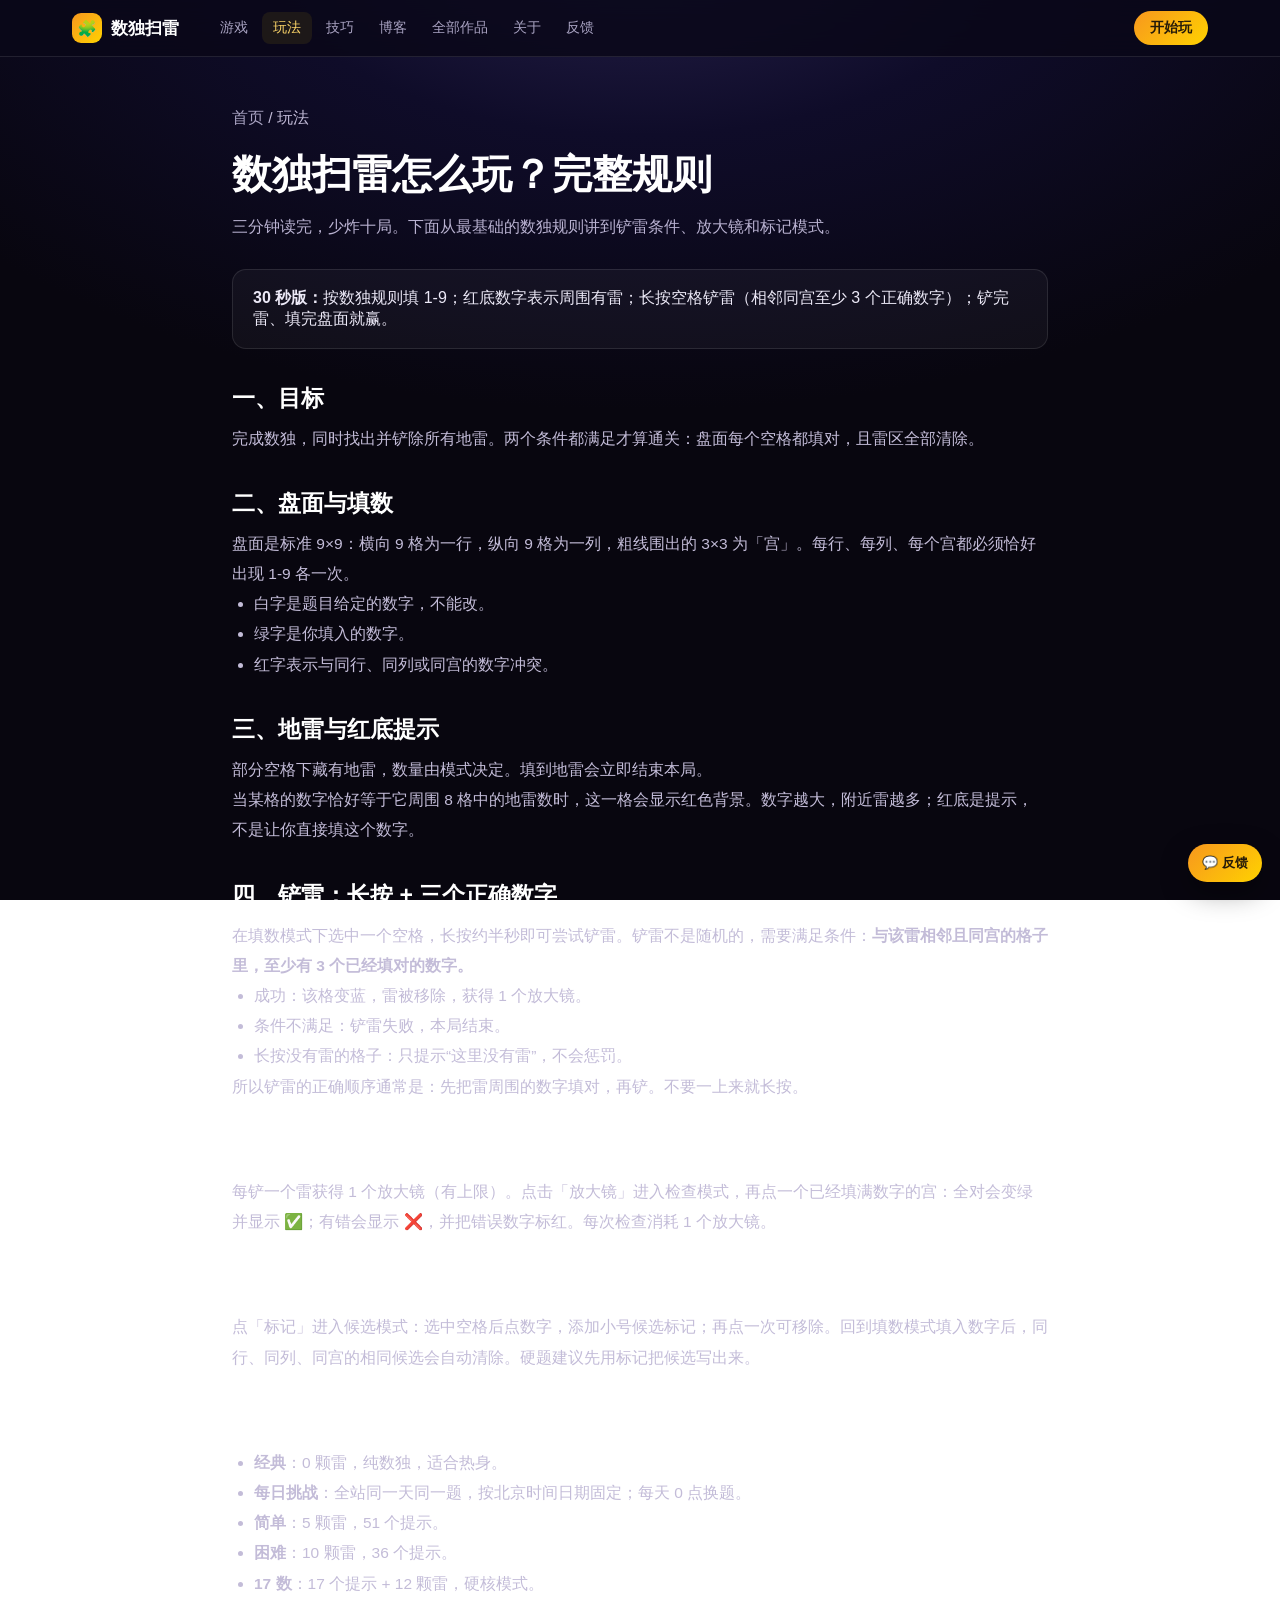
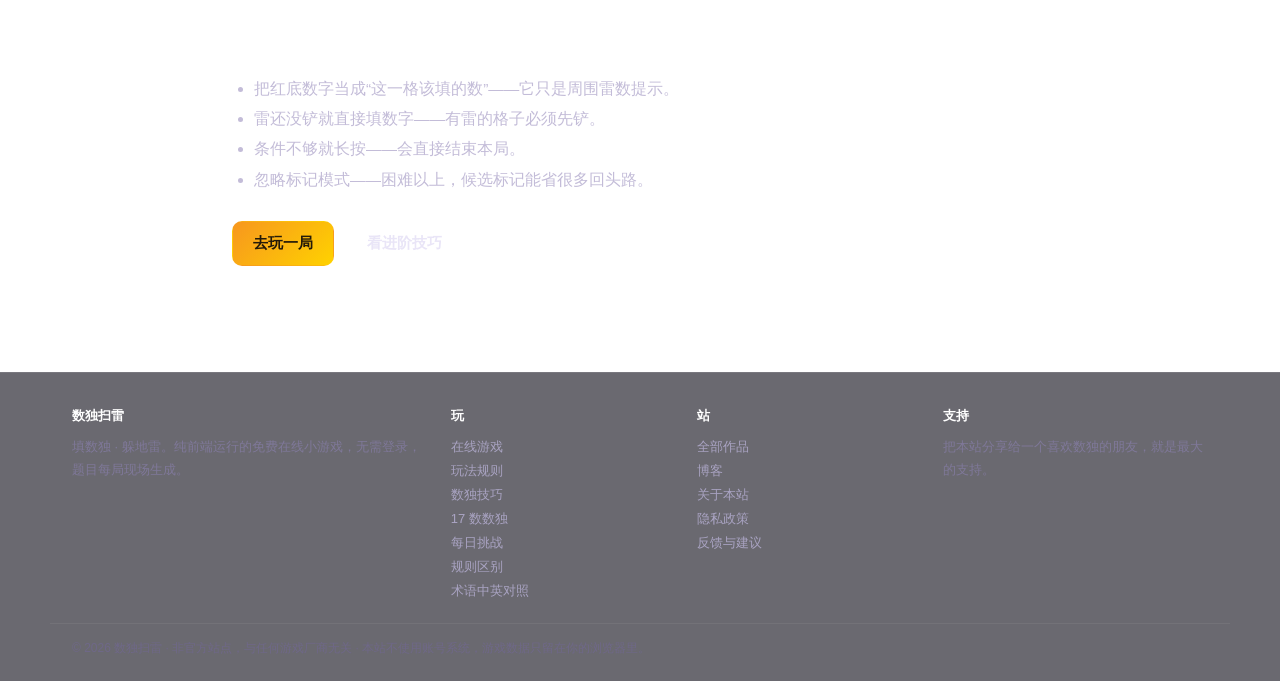
<file: how-to-play.html>
<!DOCTYPE html>
<html lang="zh-CN" data-lang="zh">
<head>
<meta charset="UTF-8">
<meta name="viewport" content="width=device-width, initial-scale=1.0">
<title>数独扫雷怎么玩？完整规则与铲雷条件 | 数独扫雷</title>
<meta name="description" content="数独扫雷完整规则：数独填数、红底雷数提示、长按铲雷的三个正确数字条件、放大镜与标记模式，以及四种难度 + 每日挑战说明。">
<meta name="robots" content="index,follow">
<meta name="google-site-verification" content="fCkfI7h9OU4tstCwhGj9X18s-qxIKQ5c6J4GNo-vES8">
<meta name="msvalidate.01" content="6A747E1B3899C3206CFA20ED4156CDBF">
<link rel="canonical" href="https://vocabfan.online/how-to-play.html">
<link rel="alternate" type="application/rss+xml" title="数独扫雷博客 RSS" href="https://vocabfan.online/feed.xml">
<meta name="theme-color" content="#0f0c29">
<link rel="icon" type="image/svg+xml" href="assets/favicon.svg">
<link rel="icon" type="image/png" sizes="64x64" href="assets/favicon-64.png">
<link rel="apple-touch-icon" sizes="180x180" href="assets/apple-touch-icon.png">
<meta property="og:site_name" content="数独扫雷">
<meta property="og:type" content="website">
<meta property="og:locale" content="zh_CN">
<meta property="og:title" content="数独扫雷怎么玩？完整规则与铲雷条件 | 数独扫雷">
<meta property="og:description" content="数独扫雷完整规则：数独填数、红底雷数提示、长按铲雷的三个正确数字条件、放大镜与标记模式，以及四种难度 + 每日挑战说明。">
<meta property="og:url" content="https://vocabfan.online/how-to-play.html">
<meta property="og:image" content="https://vocabfan.online/assets/og-cover.jpg">
<meta property="og:image:width" content="1200">
<meta property="og:image:height" content="630">
<meta name="twitter:card" content="summary_large_image">
<meta name="twitter:title" content="数独扫雷怎么玩？完整规则与铲雷条件 | 数独扫雷">
<meta name="twitter:description" content="数独扫雷完整规则：数独填数、红底雷数提示、长按铲雷的三个正确数字条件、放大镜与标记模式，以及四种难度 + 每日挑战说明。">
<meta name="twitter:image" content="https://vocabfan.online/assets/og-cover.jpg">
<link rel="stylesheet" href="style.css?v=3">
<script type="application/ld+json">
{"@context":"https://schema.org","@type":"HowTo","name":"如何玩数独扫雷","description":"数独扫雷的完整规则：填数独、看红底雷数提示、长按铲雷、用放大镜检查。","totalTime":"PT3M","step":[{"@type":"HowToStep","name":"选择模式","text":"经典 0 雷；简单 5 雷；困难 10 雷；17 数 12 雷。"},{"@type":"HowToStep","name":"像数独一样填数","text":"每行、每列、每个 3×3 宫填入 1-9 且不重复。"},{"@type":"HowToStep","name":"看红底提示并铲雷","text":"数字等于周围 8 格雷数时格子变红；长按空格铲雷，需要相邻同宫至少 3 个正确数字。"},{"@type":"HowToStep","name":"通关","text":"铲完所有雷并正确填完盘面。"}]}
</script>
<script async src="https://pagead2.googlesyndication.com/pagead/js/adsbygoogle.js?client=ca-pub-4092161168689297" crossorigin="anonymous"></script>
</head>
<body>
<header class="site-header">
  <div class="site-header__inner">
    <a class="brand" href="index.html"><span class="brand__mark">🧩</span><span>数独扫雷</span></a>
    <nav class="site-nav" aria-label="主导航">
      <a href="index.html">游戏</a>
      <a href="how-to-play.html" class="active" aria-current="page">玩法</a>
      <a href="strategies.html">技巧</a>
      <a href="blog.html">博客</a>
      <a href="all.html">全部作品</a>
      <a href="about.html">关于</a>
      <a href="feedback.html">反馈</a>
    </nav>
    <a class="header-cta" href="index.html#game">开始玩</a>
  </div>
</header>
<main class="page">
  <p class="crumbs"><a href="index.html">首页</a> / 玩法</p>
  <h1>数独扫雷怎么玩？完整规则</h1>
  <p class="page-lead">三分钟读完，少炸十局。下面从最基础的数独规则讲到铲雷条件、放大镜和标记模式。</p>

  <div class="card"><strong>30 秒版：</strong>按数独规则填 1-9；红底数字表示周围有雷；长按空格铲雷（相邻同宫至少 3 个正确数字）；铲完雷、填完盘面就赢。</div>

  <h2>一、目标</h2>
  <p>完成数独，同时找出并铲除所有地雷。两个条件都满足才算通关：盘面每个空格都填对，且雷区全部清除。</p>

  <h2>二、盘面与填数</h2>
  <p>盘面是标准 9×9：横向 9 格为一行，纵向 9 格为一列，粗线围出的 3×3 为「宫」。每行、每列、每个宫都必须恰好出现 1-9 各一次。</p>
  <ul>
    <li>白字是题目给定的数字，不能改。</li>
    <li>绿字是你填入的数字。</li>
    <li>红字表示与同行、同列或同宫的数字冲突。</li>
  </ul>

  <h2>三、地雷与红底提示</h2>
  <p>部分空格下藏有地雷，数量由模式决定。填到地雷会立即结束本局。</p>
  <p>当某格的数字恰好等于它周围 8 格中的地雷数时，这一格会显示红色背景。数字越大，附近雷越多；红底是提示，不是让你直接填这个数字。</p>

  <h2>四、铲雷：长按 + 三个正确数字</h2>
  <p>在填数模式下选中一个空格，长按约半秒即可尝试铲雷。铲雷不是随机的，需要满足条件：<strong>与该雷相邻且同宫的格子里，至少有 3 个已经填对的数字。</strong></p>
  <ul>
    <li>成功：该格变蓝，雷被移除，获得 1 个放大镜。</li>
    <li>条件不满足：铲雷失败，本局结束。</li>
    <li>长按没有雷的格子：只提示“这里没有雷”，不会惩罚。</li>
  </ul>
  <p>所以铲雷的正确顺序通常是：先把雷周围的数字填对，再铲。不要一上来就长按。</p>

  <h2>五、放大镜</h2>
  <p>每铲一个雷获得 1 个放大镜（有上限）。点击「放大镜」进入检查模式，再点一个已经填满数字的宫：全对会变绿并显示 ✅；有错会显示 ❌，并把错误数字标红。每次检查消耗 1 个放大镜。</p>

  <h2>六、标记模式</h2>
  <p>点「标记」进入候选模式：选中空格后点数字，添加小号候选标记；再点一次可移除。回到填数模式填入数字后，同行、同列、同宫的相同候选会自动清除。硬题建议先用标记把候选写出来。</p>

  <h2>七、四种难度 + 每日挑战</h2>
  <ul>
    <li><strong>经典</strong>：0 颗雷，纯数独，适合热身。</li>
    <li><strong>每日挑战</strong>：全站同一天同一题，按北京时间日期固定；每天 0 点换题。</li>
    <li><strong>简单</strong>：5 颗雷，51 个提示。</li>
    <li><strong>困难</strong>：10 颗雷，36 个提示。</li>
    <li><strong>17 数</strong>：17 个提示 + 12 颗雷，硬核模式。</li>
  </ul>

  <h2>八、常见误区</h2>
  <ul>
    <li>把红底数字当成“这一格该填的数”——它只是周围雷数提示。</li>
    <li>雷还没铲就直接填数字——有雷的格子必须先铲。</li>
    <li>条件不够就长按——会直接结束本局。</li>
    <li>忽略标记模式——困难以上，候选标记能省很多回头路。</li>
  </ul>

  <div class="cta">
    <a class="btn btn--primary" href="index.html#game">去玩一局</a>
    <a class="btn btn--ghost" href="strategies.html">看进阶技巧</a>
  </div>
</main>
<footer class="site-footer">
  <div class="site-footer__inner">
    <div>
      <h4>数独扫雷</h4>
      <p>填数独 · 躲地雷。纯前端运行的免费在线小游戏，无需登录，题目每局现场生成。</p>
    </div>
    <div>
      <h4>玩</h4>
      <a href="index.html#game">在线游戏</a>
      <a href="how-to-play.html">玩法规则</a>
      <a href="strategies.html">数独技巧</a>
      <a href="17-clues.html">17 数数独</a>
      <a href="daily-sudoku.html">每日挑战</a>
      <a href="sudoku-minesweeper-difference.html">规则区别</a>
      <a href="sudoku-terms.html">术语中英对照</a>
    </div>
    <div>
      <h4>站</h4>
      <a href="all.html">全部作品</a>
      <a href="blog.html">博客</a>
      <a href="about.html">关于本站</a>
      <a href="privacy.html">隐私政策</a>
      <a href="feedback.html">反馈与建议</a>
    </div>
    <div>
      <h4>支持</h4>
      <p>把本站分享给一个喜欢数独的朋友，就是最大的支持。</p>
    </div>
  </div>
  <div class="site-footer__bottom">© 2026 数独扫雷 · 非官方站点，与任何游戏厂商无关 · 本站不使用账号系统，游戏数据只留在你的浏览器里。</div>
</footer>
<a class="feedback-fab" href="feedback.html" aria-label="反馈与建议">💬 反馈</a>

</body>
</html>
</file>
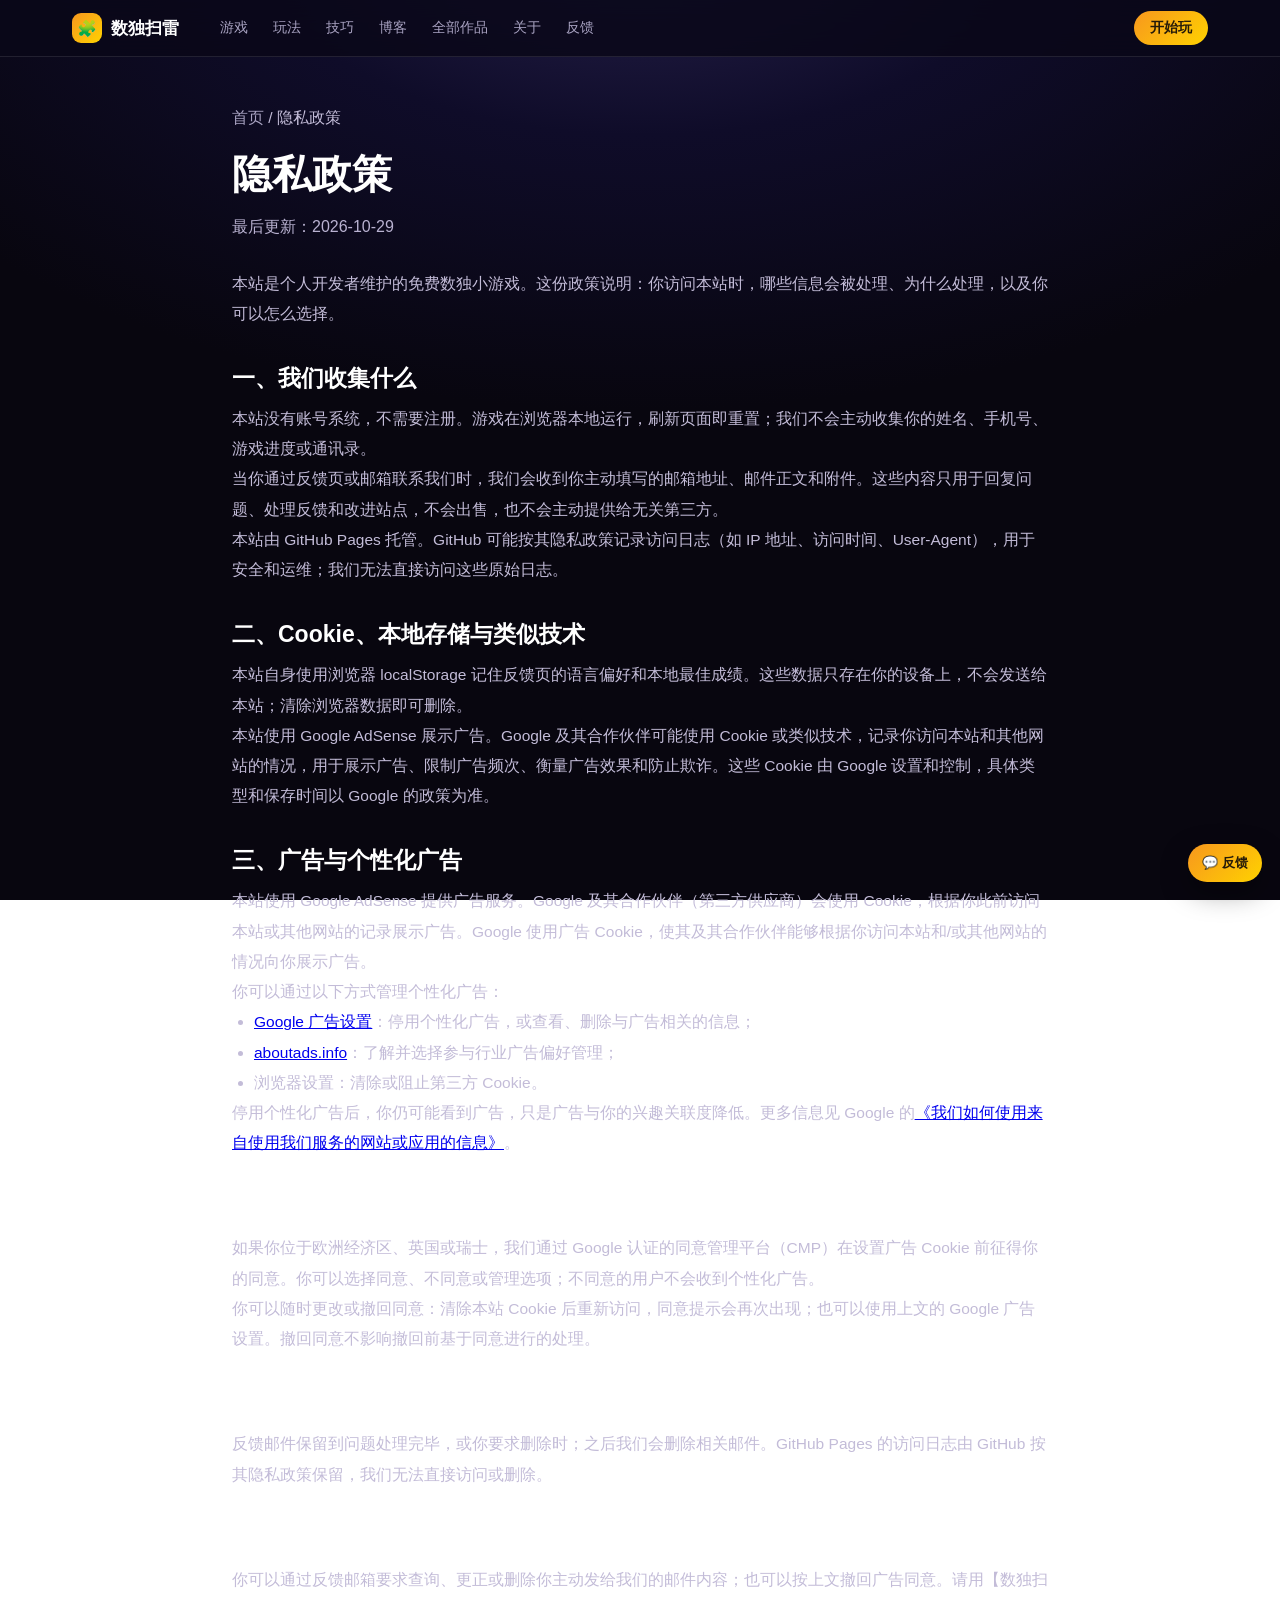
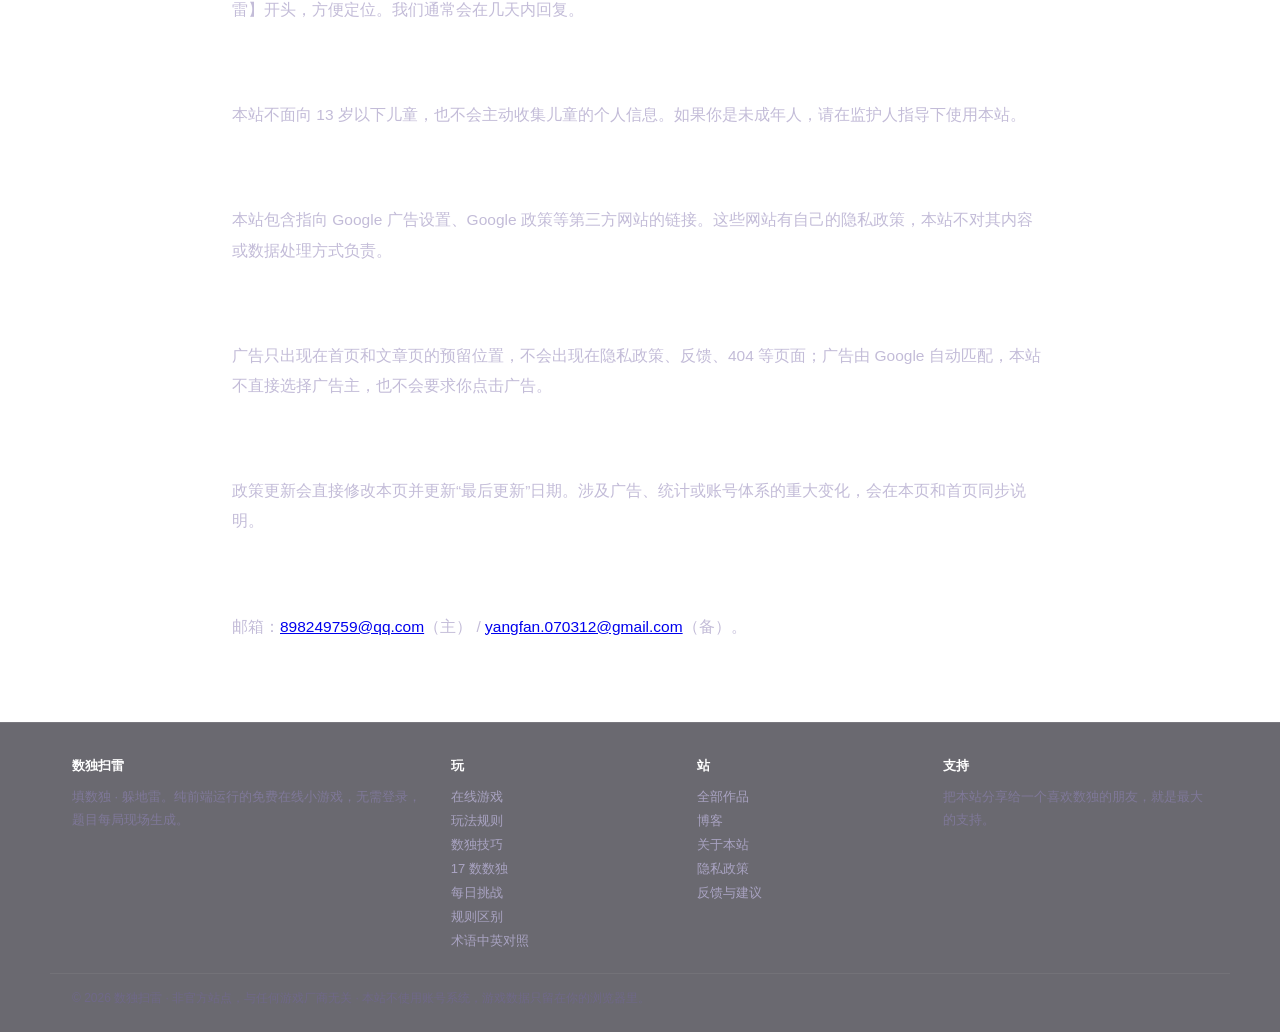
<file: privacy.html>
<!DOCTYPE html>
<html lang="zh-CN" data-lang="zh">
<head>
<meta charset="UTF-8">
<meta name="viewport" content="width=device-width, initial-scale=1.0">
<title>隐私政策 | 数独扫雷</title>
<meta name="description" content="数独扫雷的隐私政策：收集哪些信息、Cookie 与本地存储、Google AdSense 广告与个性化广告、EEA/英国 CMP 同意管理、联系方式与你的权利。">
<meta name="robots" content="index,follow">
<meta name="google-site-verification" content="fCkfI7h9OU4tstCwhGj9X18s-qxIKQ5c6J4GNo-vES8">
<meta name="msvalidate.01" content="6A747E1B3899C3206CFA20ED4156CDBF">
<link rel="canonical" href="https://vocabfan.online/privacy.html">
<link rel="alternate" type="application/rss+xml" title="数独扫雷博客 RSS" href="https://vocabfan.online/feed.xml">
<meta name="theme-color" content="#0f0c29">
<link rel="icon" type="image/svg+xml" href="assets/favicon.svg">
<link rel="icon" type="image/png" sizes="64x64" href="assets/favicon-64.png">
<link rel="apple-touch-icon" sizes="180x180" href="assets/apple-touch-icon.png">
<meta property="og:site_name" content="数独扫雷">
<meta property="og:type" content="website">
<meta property="og:locale" content="zh_CN">
<meta property="og:title" content="隐私政策 | 数独扫雷">
<meta property="og:description" content="数独扫雷的隐私政策：收集哪些信息、Cookie 与本地存储、Google AdSense 广告与个性化广告、EEA/英国 CMP 同意管理、联系方式与你的权利。">
<meta property="og:url" content="https://vocabfan.online/privacy.html">
<meta property="og:image" content="https://vocabfan.online/assets/og-cover.jpg">
<meta property="og:image:width" content="1200">
<meta property="og:image:height" content="630">
<meta name="twitter:card" content="summary_large_image">
<meta name="twitter:title" content="隐私政策 | 数独扫雷">
<meta name="twitter:description" content="数独扫雷的隐私政策：收集哪些信息、Cookie 与本地存储、Google AdSense 广告与个性化广告、EEA/英国 CMP 同意管理、联系方式与你的权利。">
<meta name="twitter:image" content="https://vocabfan.online/assets/og-cover.jpg">
<link rel="stylesheet" href="style.css?v=3">


</head>
<body>
<header class="site-header">
  <div class="site-header__inner">
    <a class="brand" href="index.html"><span class="brand__mark">🧩</span><span>数独扫雷</span></a>
    <nav class="site-nav" aria-label="主导航">
      <a href="index.html">游戏</a>
      <a href="how-to-play.html">玩法</a>
      <a href="strategies.html">技巧</a>
      <a href="blog.html">博客</a>
      <a href="all.html">全部作品</a>
      <a href="about.html">关于</a>
      <a href="feedback.html">反馈</a>
    </nav>
    <a class="header-cta" href="index.html#game">开始玩</a>
  </div>
</header>
<main class="page">
  <p class="crumbs"><a href="index.html">首页</a> / 隐私政策</p>
  <h1>隐私政策</h1>
  <p class="page-lead">最后更新：2026-10-29</p>

  <p>本站是个人开发者维护的免费数独小游戏。这份政策说明：你访问本站时，哪些信息会被处理、为什么处理，以及你可以怎么选择。</p>

  <h2>一、我们收集什么</h2>
  <p>本站没有账号系统，不需要注册。游戏在浏览器本地运行，刷新页面即重置；我们不会主动收集你的姓名、手机号、游戏进度或通讯录。</p>
  <p>当你通过反馈页或邮箱联系我们时，我们会收到你主动填写的邮箱地址、邮件正文和附件。这些内容只用于回复问题、处理反馈和改进站点，不会出售，也不会主动提供给无关第三方。</p>
  <p>本站由 GitHub Pages 托管。GitHub 可能按其隐私政策记录访问日志（如 IP 地址、访问时间、User-Agent），用于安全和运维；我们无法直接访问这些原始日志。</p>

  <h2>二、Cookie、本地存储与类似技术</h2>
  <p>本站自身使用浏览器 localStorage 记住反馈页的语言偏好和本地最佳成绩。这些数据只存在你的设备上，不会发送给本站；清除浏览器数据即可删除。</p>
  <p>本站使用 Google AdSense 展示广告。Google 及其合作伙伴可能使用 Cookie 或类似技术，记录你访问本站和其他网站的情况，用于展示广告、限制广告频次、衡量广告效果和防止欺诈。这些 Cookie 由 Google 设置和控制，具体类型和保存时间以 Google 的政策为准。</p>

  <h2>三、广告与个性化广告</h2>
  <p>本站使用 Google AdSense 提供广告服务。Google 及其合作伙伴（第三方供应商）会使用 Cookie，根据你此前访问本站或其他网站的记录展示广告。Google 使用广告 Cookie，使其及其合作伙伴能够根据你访问本站和/或其他网站的情况向你展示广告。</p>
  <p>你可以通过以下方式管理个性化广告：</p>
  <ul>
    <li><a href="https://adssettings.google.com/" target="_blank" rel="noopener">Google 广告设置</a>：停用个性化广告，或查看、删除与广告相关的信息；</li>
    <li><a href="https://www.aboutads.info/choices/" target="_blank" rel="noopener">aboutads.info</a>：了解并选择参与行业广告偏好管理；</li>
    <li>浏览器设置：清除或阻止第三方 Cookie。</li>
  </ul>
  <p>停用个性化广告后，你仍可能看到广告，只是广告与你的兴趣关联度降低。更多信息见 Google 的<a href="https://policies.google.com/technologies/partner-sites" target="_blank" rel="noopener">《我们如何使用来自使用我们服务的网站或应用的信息》</a>。</p>

  <h2>四、同意管理（EEA、英国和瑞士）</h2>
  <p>如果你位于欧洲经济区、英国或瑞士，我们通过 Google 认证的同意管理平台（CMP）在设置广告 Cookie 前征得你的同意。你可以选择同意、不同意或管理选项；不同意的用户不会收到个性化广告。</p>
  <p>你可以随时更改或撤回同意：清除本站 Cookie 后重新访问，同意提示会再次出现；也可以使用上文的 Google 广告设置。撤回同意不影响撤回前基于同意进行的处理。</p>

  <h2>五、数据保留</h2>
  <p>反馈邮件保留到问题处理完毕，或你要求删除时；之后我们会删除相关邮件。GitHub Pages 的访问日志由 GitHub 按其隐私政策保留，我们无法直接访问或删除。</p>

  <h2>六、你的权利</h2>
  <p>你可以通过反馈邮箱要求查询、更正或删除你主动发给我们的邮件内容；也可以按上文撤回广告同意。请用【数独扫雷】开头，方便定位。我们通常会在几天内回复。</p>

  <h2>七、儿童隐私</h2>
  <p>本站不面向 13 岁以下儿童，也不会主动收集儿童的个人信息。如果你是未成年人，请在监护人指导下使用本站。</p>

  <h2>八、第三方链接</h2>
  <p>本站包含指向 Google 广告设置、Google 政策等第三方网站的链接。这些网站有自己的隐私政策，本站不对其内容或数据处理方式负责。</p>

  <h2>九、广告位说明</h2>
  <p>广告只出现在首页和文章页的预留位置，不会出现在隐私政策、反馈、404 等页面；广告由 Google 自动匹配，本站不直接选择广告主，也不会要求你点击广告。</p>

  <h2>十、变更</h2>
  <p>政策更新会直接修改本页并更新“最后更新”日期。涉及广告、统计或账号体系的重大变化，会在本页和首页同步说明。</p>

  <h2>十一、联系我们</h2>
  <p>邮箱：<a href="mailto:898249759@qq.com">898249759@qq.com</a>（主） / <a href="mailto:yangfan.070312@gmail.com">yangfan.070312@gmail.com</a>（备）。</p>
</main>
<footer class="site-footer">
  <div class="site-footer__inner">
    <div>
      <h4>数独扫雷</h4>
      <p>填数独 · 躲地雷。纯前端运行的免费在线小游戏，无需登录，题目每局现场生成。</p>
    </div>
    <div>
      <h4>玩</h4>
      <a href="index.html#game">在线游戏</a>
      <a href="how-to-play.html">玩法规则</a>
      <a href="strategies.html">数独技巧</a>
      <a href="17-clues.html">17 数数独</a>
      <a href="daily-sudoku.html">每日挑战</a>
      <a href="sudoku-minesweeper-difference.html">规则区别</a>
      <a href="sudoku-terms.html">术语中英对照</a>
    </div>
    <div>
      <h4>站</h4>
      <a href="all.html">全部作品</a>
      <a href="blog.html">博客</a>
      <a href="about.html">关于本站</a>
      <a href="privacy.html">隐私政策</a>
      <a href="feedback.html">反馈与建议</a>
    </div>
    <div>
      <h4>支持</h4>
      <p>把本站分享给一个喜欢数独的朋友，就是最大的支持。</p>
    </div>
  </div>
  <div class="site-footer__bottom">© 2026 数独扫雷 · 非官方站点，与任何游戏厂商无关 · 本站不使用账号系统，游戏数据只留在你的浏览器里。</div>
</footer>
<a class="feedback-fab" href="feedback.html" aria-label="反馈与建议">💬 反馈</a>

</body>
</html>
</file>
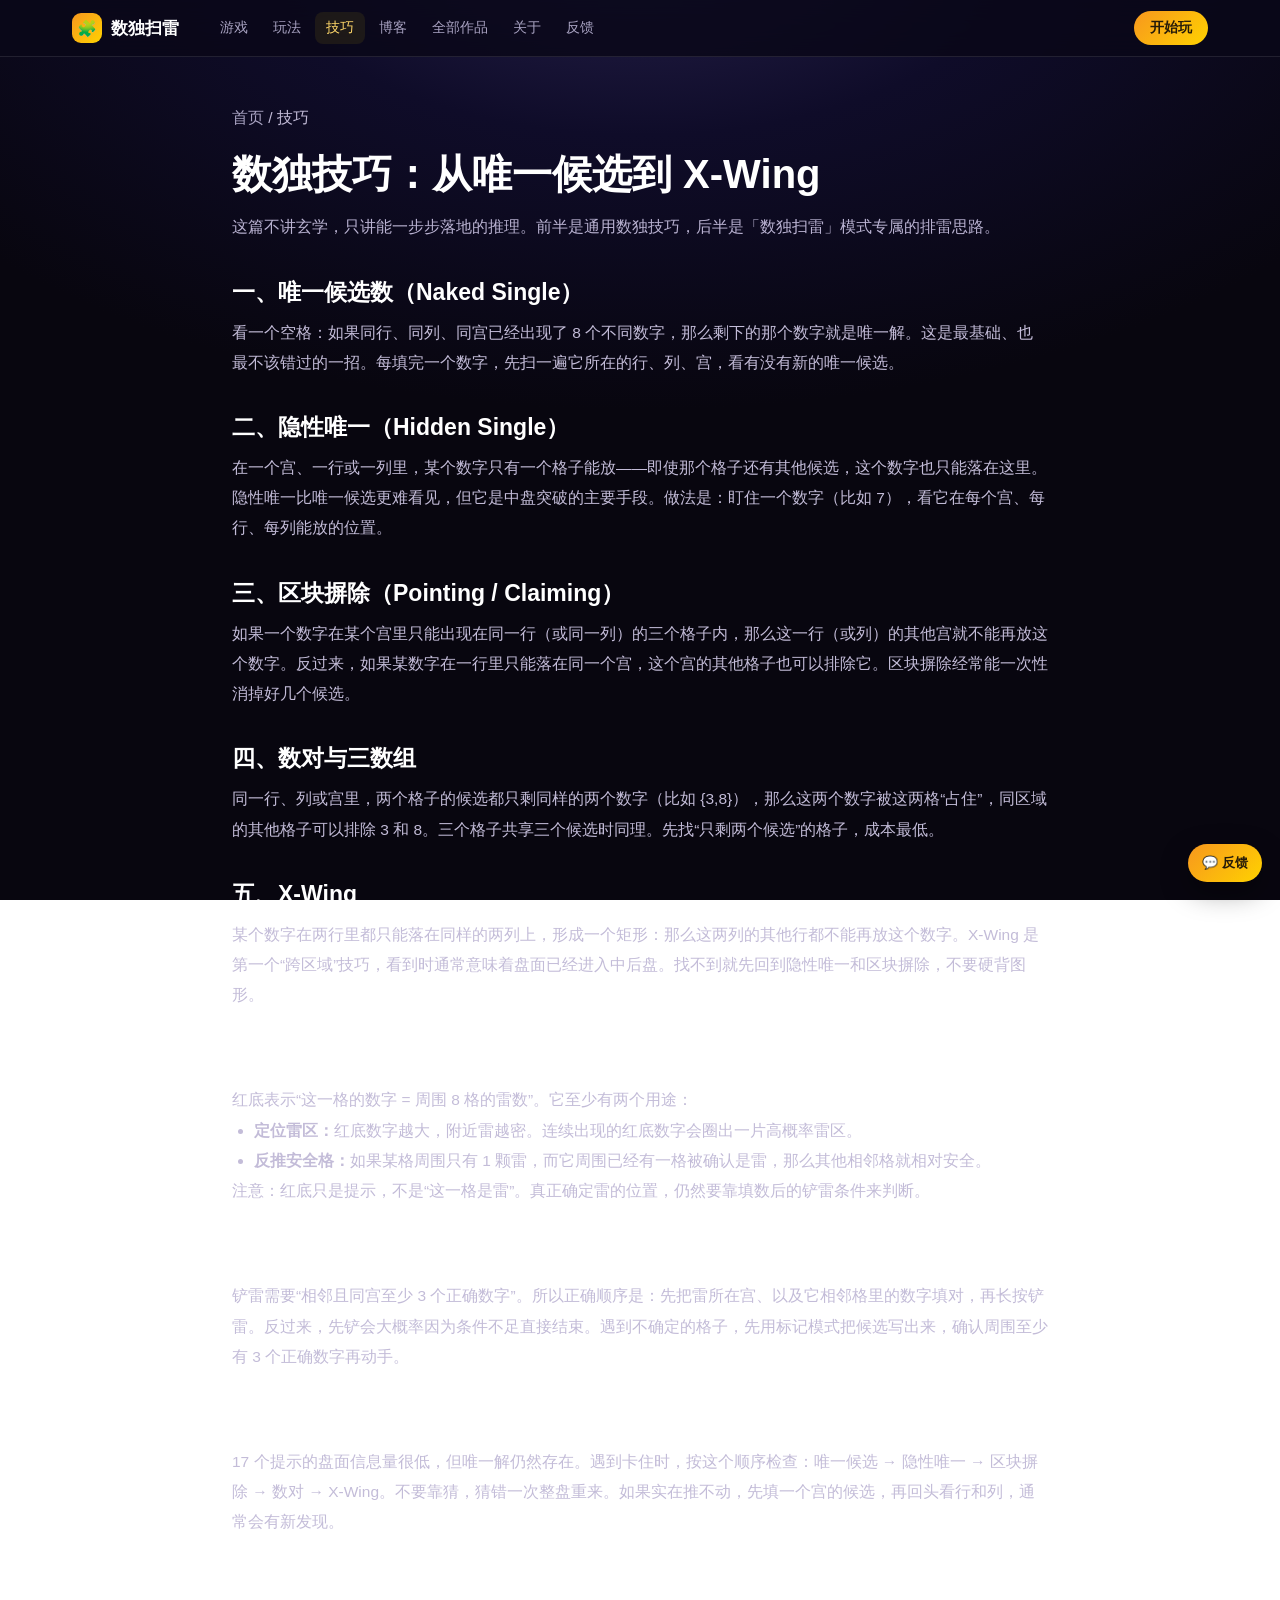
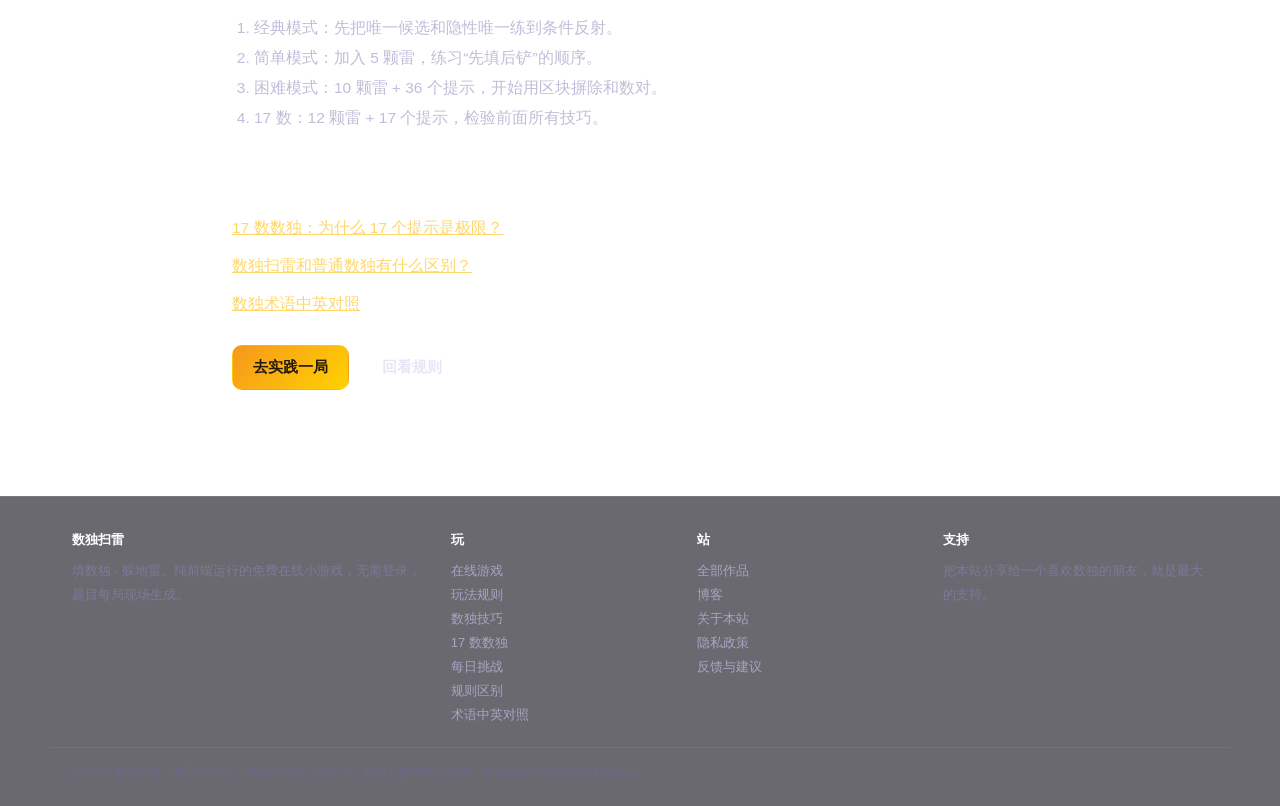
<file: strategies.html>
<!DOCTYPE html>
<html lang="zh-CN" data-lang="zh">
<head>
<meta charset="UTF-8">
<meta name="viewport" content="width=device-width, initial-scale=1.0">
<title>数独技巧：唯一候选、隐性唯一、区块摒除与 X-Wing | 数独扫雷</title>
<meta name="description" content="系统整理数独的六种核心推理技巧（唯一候选、隐性唯一、区块摒除、数对、X-Wing），并给出数独扫雷模式的排雷与铲雷思路。">
<meta name="robots" content="index,follow">
<meta name="google-site-verification" content="fCkfI7h9OU4tstCwhGj9X18s-qxIKQ5c6J4GNo-vES8">
<meta name="msvalidate.01" content="6A747E1B3899C3206CFA20ED4156CDBF">
<link rel="canonical" href="https://vocabfan.online/strategies.html">
<link rel="alternate" type="application/rss+xml" title="数独扫雷博客 RSS" href="https://vocabfan.online/feed.xml">
<meta name="theme-color" content="#0f0c29">
<link rel="icon" type="image/svg+xml" href="assets/favicon.svg">
<link rel="icon" type="image/png" sizes="64x64" href="assets/favicon-64.png">
<link rel="apple-touch-icon" sizes="180x180" href="assets/apple-touch-icon.png">
<meta property="og:site_name" content="数独扫雷">
<meta property="og:type" content="website">
<meta property="og:locale" content="zh_CN">
<meta property="og:title" content="数独技巧：唯一候选、隐性唯一、区块摒除与 X-Wing | 数独扫雷">
<meta property="og:description" content="系统整理数独的六种核心推理技巧（唯一候选、隐性唯一、区块摒除、数对、X-Wing），并给出数独扫雷模式的排雷与铲雷思路。">
<meta property="og:url" content="https://vocabfan.online/strategies.html">
<meta property="og:image" content="https://vocabfan.online/assets/og-cover.jpg">
<meta property="og:image:width" content="1200">
<meta property="og:image:height" content="630">
<meta name="twitter:card" content="summary_large_image">
<meta name="twitter:title" content="数独技巧：唯一候选、隐性唯一、区块摒除与 X-Wing | 数独扫雷">
<meta name="twitter:description" content="系统整理数独的六种核心推理技巧（唯一候选、隐性唯一、区块摒除、数对、X-Wing），并给出数独扫雷模式的排雷与铲雷思路。">
<meta name="twitter:image" content="https://vocabfan.online/assets/og-cover.jpg">
<link rel="stylesheet" href="style.css?v=3">
<script type="application/ld+json">
{"@context":"https://schema.org","@type":"Article","headline":"数独技巧：从唯一候选到 X-Wing（附扫雷模式思路）","description":"系统整理数独的六种核心推理技巧，并给出数独扫雷模式下的排雷与铲雷思路。","inLanguage":"zh-CN","datePublished":"2026-10-28","dateModified":"2026-10-28","author":{"@type":"Organization","name":"数独扫雷"},"mainEntityOfPage":"https://vocabfan.online/strategies.html"}
</script>
<script async src="https://pagead2.googlesyndication.com/pagead/js/adsbygoogle.js?client=ca-pub-4092161168689297" crossorigin="anonymous"></script>
</head>
<body>
<header class="site-header">
  <div class="site-header__inner">
    <a class="brand" href="index.html"><span class="brand__mark">🧩</span><span>数独扫雷</span></a>
    <nav class="site-nav" aria-label="主导航">
      <a href="index.html">游戏</a>
      <a href="how-to-play.html">玩法</a>
      <a href="strategies.html" class="active" aria-current="page">技巧</a>
      <a href="blog.html">博客</a>
      <a href="all.html">全部作品</a>
      <a href="about.html">关于</a>
      <a href="feedback.html">反馈</a>
    </nav>
    <a class="header-cta" href="index.html#game">开始玩</a>
  </div>
</header>
<main class="page">
  <p class="crumbs"><a href="index.html">首页</a> / 技巧</p>
  <h1>数独技巧：从唯一候选到 X-Wing</h1>
  <p class="page-lead">这篇不讲玄学，只讲能一步步落地的推理。前半是通用数独技巧，后半是「数独扫雷」模式专属的排雷思路。</p>

  <h2>一、唯一候选数（Naked Single）</h2>
  <p>看一个空格：如果同行、同列、同宫已经出现了 8 个不同数字，那么剩下的那个数字就是唯一解。这是最基础、也最不该错过的一招。每填完一个数字，先扫一遍它所在的行、列、宫，看有没有新的唯一候选。</p>

  <h2>二、隐性唯一（Hidden Single）</h2>
  <p>在一个宫、一行或一列里，某个数字只有一个格子能放——即使那个格子还有其他候选，这个数字也只能落在这里。隐性唯一比唯一候选更难看见，但它是中盘突破的主要手段。做法是：盯住一个数字（比如 7），看它在每个宫、每行、每列能放的位置。</p>

  <h2>三、区块摒除（Pointing / Claiming）</h2>
  <p>如果一个数字在某个宫里只能出现在同一行（或同一列）的三个格子内，那么这一行（或列）的其他宫就不能再放这个数字。反过来，如果某数字在一行里只能落在同一个宫，这个宫的其他格子也可以排除它。区块摒除经常能一次性消掉好几个候选。</p>

  <h2>四、数对与三数组</h2>
  <p>同一行、列或宫里，两个格子的候选都只剩同样的两个数字（比如 {3,8}），那么这两个数字被这两格“占住”，同区域的其他格子可以排除 3 和 8。三个格子共享三个候选时同理。先找“只剩两个候选”的格子，成本最低。</p>

  <h2>五、X-Wing</h2>
  <p>某个数字在两行里都只能落在同样的两列上，形成一个矩形：那么这两列的其他行都不能再放这个数字。X-Wing 是第一个“跨区域”技巧，看到时通常意味着盘面已经进入中后盘。找不到就先回到隐性唯一和区块摒除，不要硬背图形。</p>

  <h2>六、扫雷模式专属：红底数字怎么用</h2>
  <p>红底表示“这一格的数字 = 周围 8 格的雷数”。它至少有两个用途：</p>
  <ul>
    <li><strong>定位雷区：</strong>红底数字越大，附近雷越密。连续出现的红底数字会圈出一片高概率雷区。</li>
    <li><strong>反推安全格：</strong>如果某格周围只有 1 颗雷，而它周围已经有一格被确认是雷，那么其他相邻格就相对安全。</li>
  </ul>
  <p>注意：红底只是提示，不是“这一格是雷”。真正确定雷的位置，仍然要靠填数后的铲雷条件来判断。</p>

  <h2>七、先填后铲，还是先铲后填？</h2>
  <p>铲雷需要“相邻且同宫至少 3 个正确数字”。所以正确顺序是：先把雷所在宫、以及它相邻格里的数字填对，再长按铲雷。反过来，先铲会大概率因为条件不足直接结束。遇到不确定的格子，先用标记模式把候选写出来，确认周围至少有 3 个正确数字再动手。</p>

  <h2>八、17 数难题：不要猜</h2>
  <p>17 个提示的盘面信息量很低，但唯一解仍然存在。遇到卡住时，按这个顺序检查：唯一候选 → 隐性唯一 → 区块摒除 → 数对 → X-Wing。不要靠猜，猜错一次整盘重来。如果实在推不动，先填一个宫的候选，再回头看行和列，通常会有新发现。</p>

  <h2>九、练习路线</h2>
  <ol>
    <li>经典模式：先把唯一候选和隐性唯一练到条件反射。</li>
    <li>简单模式：加入 5 颗雷，练习“先填后铲”的顺序。</li>
    <li>困难模式：10 颗雷 + 36 个提示，开始用区块摒除和数对。</li>
    <li>17 数：12 颗雷 + 17 个提示，检验前面所有技巧。</li>
  </ol>

  <h2>相关阅读</h2>
  <ul class="related">
    <li><a href="17-clues.html">17 数数独：为什么 17 个提示是极限？</a></li>
    <li><a href="sudoku-minesweeper-difference.html">数独扫雷和普通数独有什么区别？</a></li>
    <li><a href="sudoku-terms.html">数独术语中英对照</a></li>
  </ul>

  <div class="cta">
    <a class="btn btn--primary" href="index.html#game">去实践一局</a>
    <a class="btn btn--ghost" href="how-to-play.html">回看规则</a>
  </div>
</main>
<footer class="site-footer">
  <div class="site-footer__inner">
    <div>
      <h4>数独扫雷</h4>
      <p>填数独 · 躲地雷。纯前端运行的免费在线小游戏，无需登录，题目每局现场生成。</p>
    </div>
    <div>
      <h4>玩</h4>
      <a href="index.html#game">在线游戏</a>
      <a href="how-to-play.html">玩法规则</a>
      <a href="strategies.html">数独技巧</a>
      <a href="17-clues.html">17 数数独</a>
      <a href="daily-sudoku.html">每日挑战</a>
      <a href="sudoku-minesweeper-difference.html">规则区别</a>
      <a href="sudoku-terms.html">术语中英对照</a>
    </div>
    <div>
      <h4>站</h4>
      <a href="all.html">全部作品</a>
      <a href="blog.html">博客</a>
      <a href="about.html">关于本站</a>
      <a href="privacy.html">隐私政策</a>
      <a href="feedback.html">反馈与建议</a>
    </div>
    <div>
      <h4>支持</h4>
      <p>把本站分享给一个喜欢数独的朋友，就是最大的支持。</p>
    </div>
  </div>
  <div class="site-footer__bottom">© 2026 数独扫雷 · 非官方站点，与任何游戏厂商无关 · 本站不使用账号系统，游戏数据只留在你的浏览器里。</div>
</footer>
<a class="feedback-fab" href="feedback.html" aria-label="反馈与建议">💬 反馈</a>

</body>
</html>
</file>
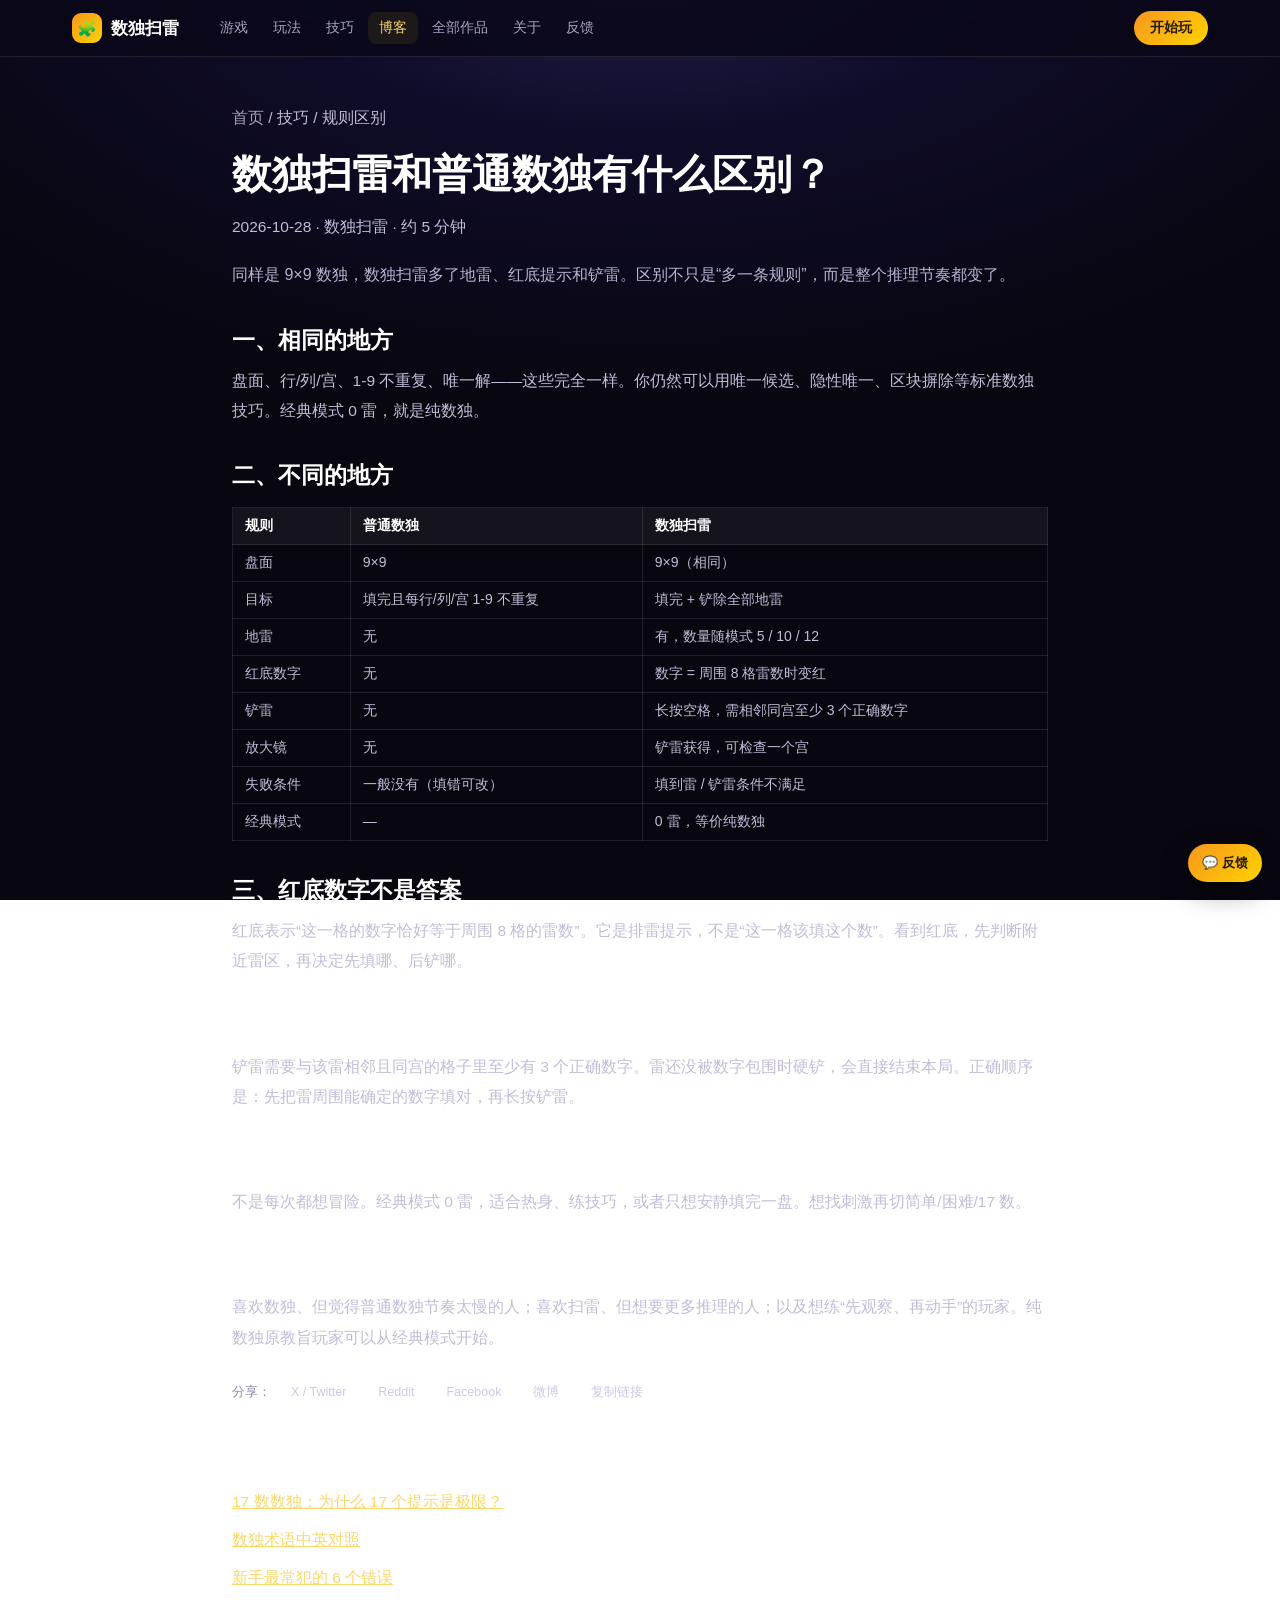
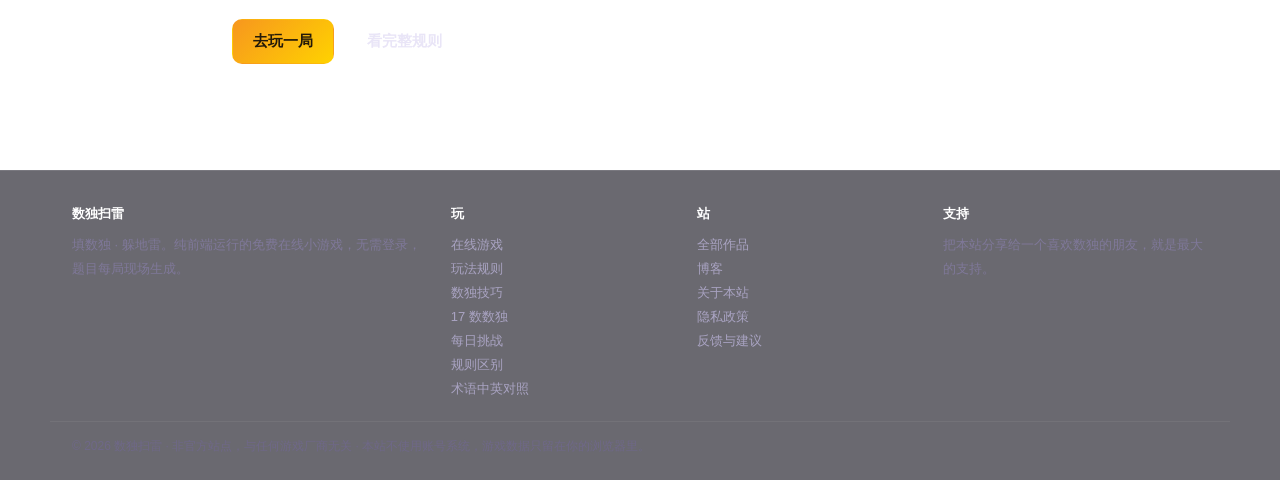
<file: sudoku-minesweeper-difference.html>
<!DOCTYPE html>
<html lang="zh-CN" data-lang="zh">
<head>
<meta charset="UTF-8">
<meta name="viewport" content="width=device-width, initial-scale=1.0">
<title>数独扫雷和普通数独有什么区别？| 数独扫雷</title>
<meta name="description" content="同样是 9×9 数独，数独扫雷多了地雷、红底提示和铲雷。这篇用一张表讲清规则差异、玩法和适合人群。">
<meta name="robots" content="index,follow">
<meta name="google-site-verification" content="fCkfI7h9OU4tstCwhGj9X18s-qxIKQ5c6J4GNo-vES8">
<meta name="msvalidate.01" content="6A747E1B3899C3206CFA20ED4156CDBF">
<link rel="canonical" href="https://vocabfan.online/sudoku-minesweeper-difference.html">
<link rel="alternate" type="application/rss+xml" title="数独扫雷博客 RSS" href="https://vocabfan.online/feed.xml">
<meta name="theme-color" content="#0f0c29">
<link rel="icon" type="image/svg+xml" href="assets/favicon.svg">
<link rel="icon" type="image/png" sizes="64x64" href="assets/favicon-64.png">
<link rel="apple-touch-icon" sizes="180x180" href="assets/apple-touch-icon.png">
<meta property="og:site_name" content="数独扫雷">
<meta property="og:type" content="article">
<meta property="og:locale" content="zh_CN">
<meta property="og:title" content="数独扫雷和普通数独有什么区别？| 数独扫雷">
<meta property="og:description" content="同样是 9×9 数独，数独扫雷多了地雷、红底提示和铲雷。这篇用一张表讲清规则差异、玩法和适合人群。">
<meta property="og:url" content="https://vocabfan.online/sudoku-minesweeper-difference.html">
<meta property="og:image" content="https://vocabfan.online/assets/og-difference.jpg">
<meta property="og:image:width" content="1200">
<meta property="og:image:height" content="630">
<meta name="twitter:card" content="summary_large_image">
<meta name="twitter:title" content="数独扫雷和普通数独有什么区别？| 数独扫雷">
<meta name="twitter:description" content="同样是 9×9 数独，数独扫雷多了地雷、红底提示和铲雷。这篇用一张表讲清规则差异、玩法和适合人群。">
<meta name="twitter:image" content="https://vocabfan.online/assets/og-difference.jpg">
<link rel="stylesheet" href="style.css?v=3">
<script type="application/ld+json">{"@context":"https://schema.org","@type":"Article","headline":"数独扫雷和普通数独有什么区别？","description":"用一张表对比普通数独与数独扫雷的规则、失败条件和玩法差异。","inLanguage":"zh-CN","datePublished":"2026-10-28","dateModified":"2026-10-28","author":{"@type":"Organization","name":"数独扫雷"},"mainEntityOfPage":"https://vocabfan.online/sudoku-minesweeper-difference.html"}</script>
<script async src="https://pagead2.googlesyndication.com/pagead/js/adsbygoogle.js?client=ca-pub-4092161168689297" crossorigin="anonymous"></script>
</head>
<body>
<header class="site-header">
  <div class="site-header__inner">
    <a class="brand" href="index.html"><span class="brand__mark">🧩</span><span>数独扫雷</span></a>
    <nav class="site-nav" aria-label="主导航">
      <a href="index.html">游戏</a>
      <a href="how-to-play.html">玩法</a>
      <a href="strategies.html">技巧</a>
      <a href="blog.html" class="active" aria-current="page">博客</a>
      <a href="all.html">全部作品</a>
      <a href="about.html">关于</a>
      <a href="feedback.html">反馈</a>
    </nav>
    <a class="header-cta" href="index.html#game">开始玩</a>
  </div>
</header>
<main class="page">
  <p class="crumbs"><a href="index.html">首页</a> / 技巧 / 规则区别</p>
  <h1>数独扫雷和普通数独有什么区别？</h1>
  <p class="article-meta">2026-10-28 · 数独扫雷 · 约 5 分钟</p>
  <p class="page-lead">同样是 9×9 数独，数独扫雷多了地雷、红底提示和铲雷。区别不只是“多一条规则”，而是整个推理节奏都变了。</p>

  <h2>一、相同的地方</h2>
  <p>盘面、行/列/宫、1-9 不重复、唯一解——这些完全一样。你仍然可以用唯一候选、隐性唯一、区块摒除等标准数独技巧。经典模式 0 雷，就是纯数独。</p>

  <h2>二、不同的地方</h2>
  <table>
    <thead><tr><th>规则</th><th>普通数独</th><th>数独扫雷</th></tr></thead>
    <tbody>
      <tr><td>盘面</td><td>9×9</td><td>9×9（相同）</td></tr>
      <tr><td>目标</td><td>填完且每行/列/宫 1-9 不重复</td><td>填完 + 铲除全部地雷</td></tr>
      <tr><td>地雷</td><td>无</td><td>有，数量随模式 5 / 10 / 12</td></tr>
      <tr><td>红底数字</td><td>无</td><td>数字 = 周围 8 格雷数时变红</td></tr>
      <tr><td>铲雷</td><td>无</td><td>长按空格，需相邻同宫至少 3 个正确数字</td></tr>
      <tr><td>放大镜</td><td>无</td><td>铲雷获得，可检查一个宫</td></tr>
      <tr><td>失败条件</td><td>一般没有（填错可改）</td><td>填到雷 / 铲雷条件不满足</td></tr>
      <tr><td>经典模式</td><td>—</td><td>0 雷，等价纯数独</td></tr>
    </tbody>
  </table>

  <h2>三、红底数字不是答案</h2>
  <p>红底表示“这一格的数字恰好等于周围 8 格的雷数”。它是排雷提示，不是“这一格该填这个数”。看到红底，先判断附近雷区，再决定先填哪、后铲哪。</p>

  <div class="ad-slot" data-ad-slot="articleMid"></div>

  <h2>四、为什么要“先填后铲”</h2>
  <p>铲雷需要与该雷相邻且同宫的格子里至少有 3 个正确数字。雷还没被数字包围时硬铲，会直接结束本局。正确顺序是：先把雷周围能确定的数字填对，再长按铲雷。</p>

  <h2>五、为什么保留经典模式</h2>
  <p>不是每次都想冒险。经典模式 0 雷，适合热身、练技巧，或者只想安静填完一盘。想找刺激再切简单/困难/17 数。</p>

  <h2>六、适合谁</h2>
  <p>喜欢数独、但觉得普通数独节奏太慢的人；喜欢扫雷、但想要更多推理的人；以及想练“先观察、再动手”的玩家。纯数独原教旨玩家可以从经典模式开始。</p>

  <div class="share">
    <span>分享：</span>
    <a href="https://twitter.com/intent/tweet?text=%E6%95%B0%E7%8B%AC%E6%89%AB%E9%9B%B7%E5%92%8C%E6%99%AE%E9%80%9A%E6%95%B0%E7%8B%AC%E6%9C%89%E4%BB%80%E4%B9%88%E5%8C%BA%E5%88%AB%EF%BC%9F&amp;url=https%3A%2F%2Fvocabfan.online%2Fsudoku-minesweeper-difference.html" target="_blank" rel="noopener">X / Twitter</a>
    <a href="https://www.reddit.com/submit?url=https%3A%2F%2Fvocabfan.online%2Fsudoku-minesweeper-difference.html&amp;title=%E6%95%B0%E7%8B%AC%E6%89%AB%E9%9B%B7%E5%92%8C%E6%99%AE%E9%80%9A%E6%95%B0%E7%8B%AC%E6%9C%89%E4%BB%80%E4%B9%88%E5%8C%BA%E5%88%AB%EF%BC%9F" target="_blank" rel="noopener">Reddit</a>
    <a href="https://www.facebook.com/sharer/sharer.php?u=https%3A%2F%2Fvocabfan.online%2Fsudoku-minesweeper-difference.html" target="_blank" rel="noopener">Facebook</a>
    <a href="https://service.weibo.com/share/share.php?url=https%3A%2F%2Fvocabfan.online%2Fsudoku-minesweeper-difference.html&amp;title=%E6%95%B0%E7%8B%AC%E6%89%AB%E9%9B%B7%E5%92%8C%E6%99%AE%E9%80%9A%E6%95%B0%E7%8B%AC%E6%9C%89%E4%BB%80%E4%B9%88%E5%8C%BA%E5%88%AB%EF%BC%9F" target="_blank" rel="noopener">微博</a>
    <button type="button" class="copy-link" data-url="https://vocabfan.online/sudoku-minesweeper-difference.html">复制链接</button>
  </div>

  <h2>相关阅读</h2>
  <ul class="related">
    <li><a href="17-clues.html">17 数数独：为什么 17 个提示是极限？</a></li>
    <li><a href="sudoku-terms.html">数独术语中英对照</a></li>
    <li><a href="common-mistakes.html">新手最常犯的 6 个错误</a></li>
  </ul>

  <div class="ad-slot" data-ad-slot="articleEnd"></div>

  <div class="cta">
    <a class="btn btn--primary" href="index.html#game">去玩一局</a>
    <a class="btn btn--ghost" href="how-to-play.html">看完整规则</a>
  </div>
</main>
<footer class="site-footer">
  <div class="site-footer__inner">
    <div>
      <h4>数独扫雷</h4>
      <p>填数独 · 躲地雷。纯前端运行的免费在线小游戏，无需登录，题目每局现场生成。</p>
    </div>
    <div>
      <h4>玩</h4>
      <a href="index.html#game">在线游戏</a>
      <a href="how-to-play.html">玩法规则</a>
      <a href="strategies.html">数独技巧</a>
      <a href="17-clues.html">17 数数独</a>
      <a href="daily-sudoku.html">每日挑战</a>
      <a href="sudoku-minesweeper-difference.html">规则区别</a>
      <a href="sudoku-terms.html">术语中英对照</a>
    </div>
    <div>
      <h4>站</h4>
      <a href="all.html">全部作品</a>
      <a href="blog.html">博客</a>
      <a href="about.html">关于本站</a>
      <a href="privacy.html">隐私政策</a>
      <a href="feedback.html">反馈与建议</a>
    </div>
    <div>
      <h4>支持</h4>
      <p>把本站分享给一个喜欢数独的朋友，就是最大的支持。</p>
    </div>
  </div>
  <div class="site-footer__bottom">© 2026 数独扫雷 · 非官方站点，与任何游戏厂商无关 · 本站不使用账号系统，游戏数据只留在你的浏览器里。</div>
</footer>
<a class="feedback-fab" href="feedback.html" aria-label="反馈与建议">💬 反馈</a>
<script>
document.querySelectorAll('.copy-link').forEach(function (btn) {
  btn.addEventListener('click', function () {
    var url = btn.getAttribute('data-url');
    function done() {
      btn.textContent = '已复制';
      setTimeout(function () { btn.textContent = '复制链接'; }, 1500);
    }
    function fallback() {
      var ta = document.createElement('textarea');
      ta.value = url;
      document.body.appendChild(ta);
      ta.select();
      try { document.execCommand('copy'); done(); } catch (e) {}
      document.body.removeChild(ta);
    }
    if (navigator.clipboard && navigator.clipboard.writeText) {
      navigator.clipboard.writeText(url).then(done, fallback);
    } else fallback();
  });
});
</script>
</body>
</html>
</file>
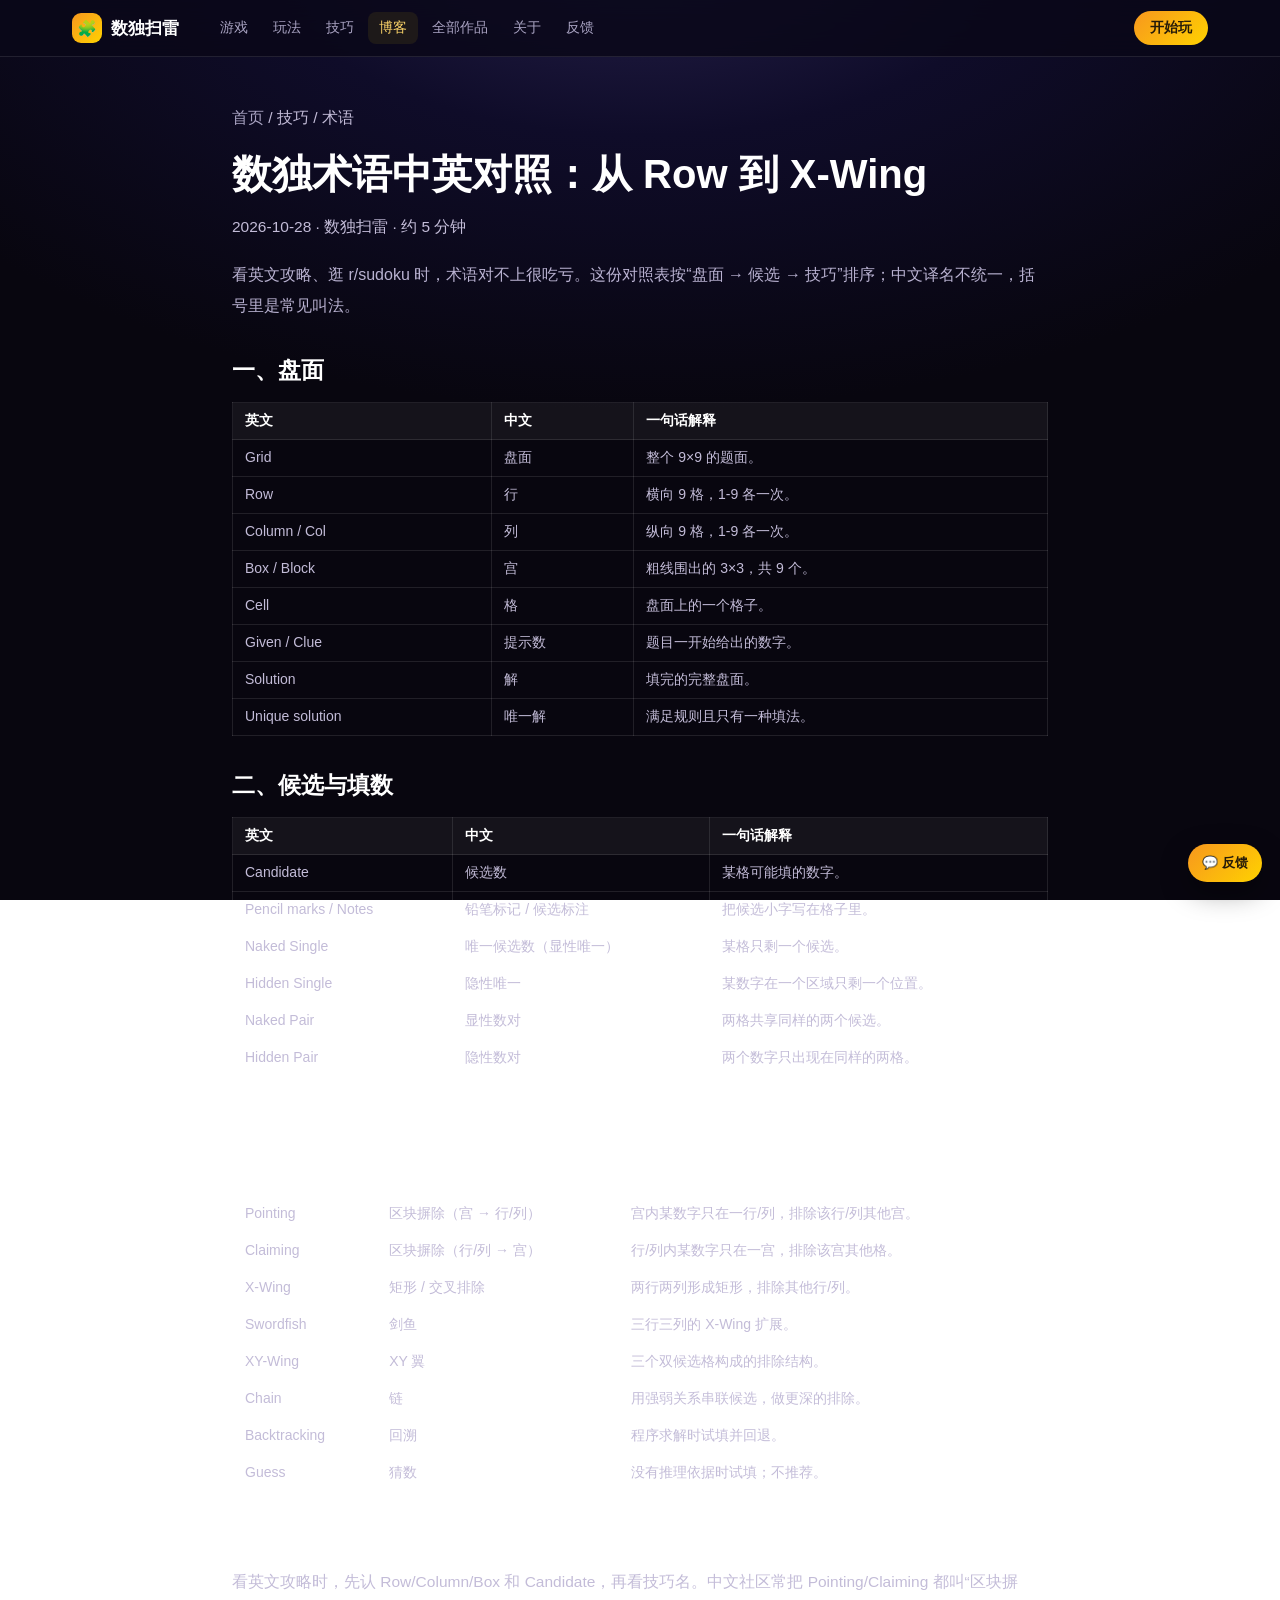
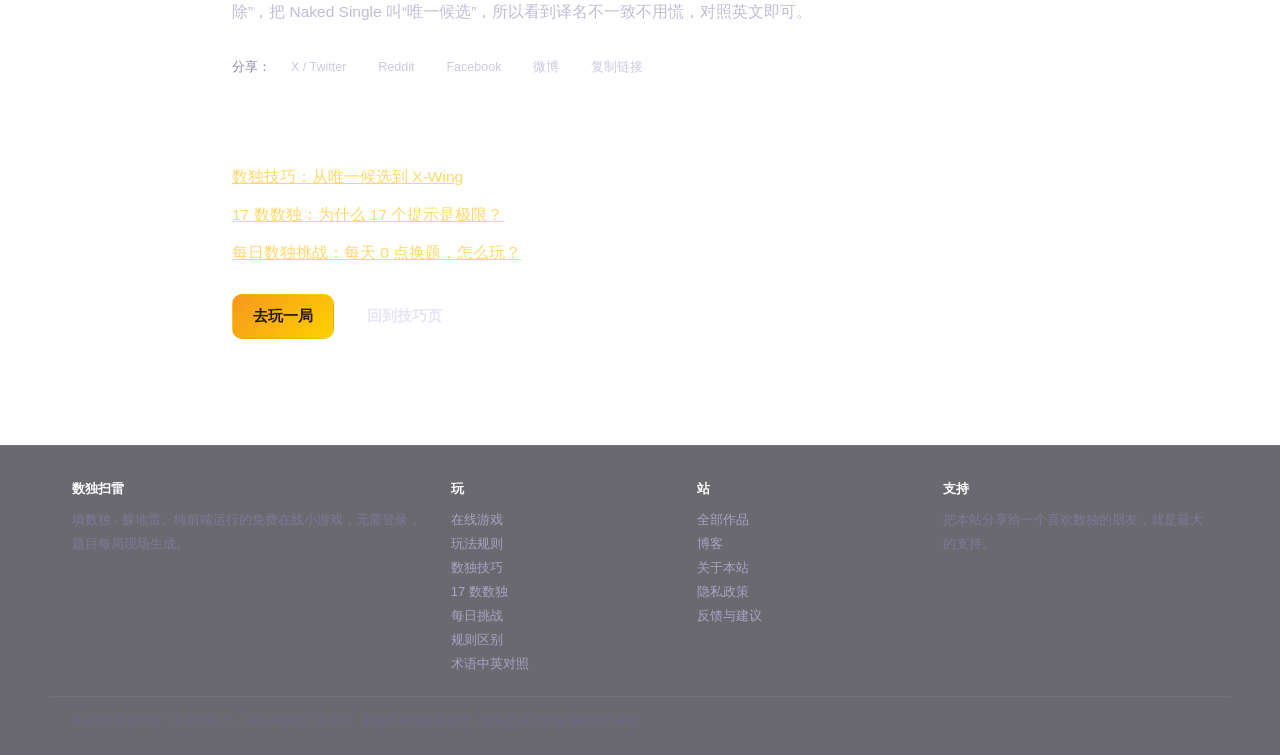
<file: sudoku-terms.html>
<!DOCTYPE html>
<html lang="zh-CN" data-lang="zh">
<head>
<meta charset="UTF-8">
<meta name="viewport" content="width=device-width, initial-scale=1.0">
<title>数独术语中英对照：Row、Box、Naked Single、X-Wing | 数独扫雷</title>
<meta name="description" content="看英文数独攻略必备：盘面、候选、技巧术语中英对照，附一句话解释。">
<meta name="robots" content="index,follow">
<meta name="google-site-verification" content="fCkfI7h9OU4tstCwhGj9X18s-qxIKQ5c6J4GNo-vES8">
<meta name="msvalidate.01" content="6A747E1B3899C3206CFA20ED4156CDBF">
<link rel="canonical" href="https://vocabfan.online/sudoku-terms.html">
<link rel="alternate" type="application/rss+xml" title="数独扫雷博客 RSS" href="https://vocabfan.online/feed.xml">
<meta name="theme-color" content="#0f0c29">
<link rel="icon" type="image/svg+xml" href="assets/favicon.svg">
<link rel="icon" type="image/png" sizes="64x64" href="assets/favicon-64.png">
<link rel="apple-touch-icon" sizes="180x180" href="assets/apple-touch-icon.png">
<meta property="og:site_name" content="数独扫雷">
<meta property="og:type" content="article">
<meta property="og:locale" content="zh_CN">
<meta property="og:title" content="数独术语中英对照：Row、Box、Naked Single、X-Wing | 数独扫雷">
<meta property="og:description" content="看英文数独攻略必备：盘面、候选、技巧术语中英对照，附一句话解释。">
<meta property="og:url" content="https://vocabfan.online/sudoku-terms.html">
<meta property="og:image" content="https://vocabfan.online/assets/og-terms.jpg">
<meta property="og:image:width" content="1200">
<meta property="og:image:height" content="630">
<meta name="twitter:card" content="summary_large_image">
<meta name="twitter:title" content="数独术语中英对照：Row、Box、Naked Single、X-Wing | 数独扫雷">
<meta name="twitter:description" content="看英文数独攻略必备：盘面、候选、技巧术语中英对照，附一句话解释。">
<meta name="twitter:image" content="https://vocabfan.online/assets/og-terms.jpg">
<link rel="stylesheet" href="style.css?v=3">
<script type="application/ld+json">{"@context":"https://schema.org","@type":"Article","headline":"数独术语中英对照","description":"盘面、候选与技巧术语的中英对照表，附一句话解释。","inLanguage":"zh-CN","datePublished":"2026-10-28","dateModified":"2026-10-28","author":{"@type":"Organization","name":"数独扫雷"},"mainEntityOfPage":"https://vocabfan.online/sudoku-terms.html"}</script>
<script async src="https://pagead2.googlesyndication.com/pagead/js/adsbygoogle.js?client=ca-pub-4092161168689297" crossorigin="anonymous"></script>
</head>
<body>
<header class="site-header">
  <div class="site-header__inner">
    <a class="brand" href="index.html"><span class="brand__mark">🧩</span><span>数独扫雷</span></a>
    <nav class="site-nav" aria-label="主导航">
      <a href="index.html">游戏</a>
      <a href="how-to-play.html">玩法</a>
      <a href="strategies.html">技巧</a>
      <a href="blog.html" class="active" aria-current="page">博客</a>
      <a href="all.html">全部作品</a>
      <a href="about.html">关于</a>
      <a href="feedback.html">反馈</a>
    </nav>
    <a class="header-cta" href="index.html#game">开始玩</a>
  </div>
</header>
<main class="page">
  <p class="crumbs"><a href="index.html">首页</a> / 技巧 / 术语</p>
  <h1>数独术语中英对照：从 Row 到 X-Wing</h1>
  <p class="article-meta">2026-10-28 · 数独扫雷 · 约 5 分钟</p>
  <p class="page-lead">看英文攻略、逛 r/sudoku 时，术语对不上很吃亏。这份对照表按“盘面 → 候选 → 技巧”排序；中文译名不统一，括号里是常见叫法。</p>

  <h2>一、盘面</h2>
  <table>
    <thead><tr><th>英文</th><th>中文</th><th>一句话解释</th></tr></thead>
    <tbody>
      <tr><td>Grid</td><td>盘面</td><td>整个 9×9 的题面。</td></tr>
      <tr><td>Row</td><td>行</td><td>横向 9 格，1-9 各一次。</td></tr>
      <tr><td>Column / Col</td><td>列</td><td>纵向 9 格，1-9 各一次。</td></tr>
      <tr><td>Box / Block</td><td>宫</td><td>粗线围出的 3×3，共 9 个。</td></tr>
      <tr><td>Cell</td><td>格</td><td>盘面上的一个格子。</td></tr>
      <tr><td>Given / Clue</td><td>提示数</td><td>题目一开始给出的数字。</td></tr>
      <tr><td>Solution</td><td>解</td><td>填完的完整盘面。</td></tr>
      <tr><td>Unique solution</td><td>唯一解</td><td>满足规则且只有一种填法。</td></tr>
    </tbody>
  </table>

  <h2>二、候选与填数</h2>
  <table>
    <thead><tr><th>英文</th><th>中文</th><th>一句话解释</th></tr></thead>
    <tbody>
      <tr><td>Candidate</td><td>候选数</td><td>某格可能填的数字。</td></tr>
      <tr><td>Pencil marks / Notes</td><td>铅笔标记 / 候选标注</td><td>把候选小字写在格子里。</td></tr>
      <tr><td>Naked Single</td><td>唯一候选数（显性唯一）</td><td>某格只剩一个候选。</td></tr>
      <tr><td>Hidden Single</td><td>隐性唯一</td><td>某数字在一个区域只剩一个位置。</td></tr>
      <tr><td>Naked Pair</td><td>显性数对</td><td>两格共享同样的两个候选。</td></tr>
      <tr><td>Hidden Pair</td><td>隐性数对</td><td>两个数字只出现在同样的两格。</td></tr>
    </tbody>
  </table>

  <div class="ad-slot" data-ad-slot="articleMid"></div>

  <h2>三、技巧</h2>
  <table>
    <thead><tr><th>英文</th><th>中文</th><th>一句话解释</th></tr></thead>
    <tbody>
      <tr><td>Pointing</td><td>区块摒除（宫 → 行/列）</td><td>宫内某数字只在一行/列，排除该行/列其他宫。</td></tr>
      <tr><td>Claiming</td><td>区块摒除（行/列 → 宫）</td><td>行/列内某数字只在一宫，排除该宫其他格。</td></tr>
      <tr><td>X-Wing</td><td>矩形 / 交叉排除</td><td>两行两列形成矩形，排除其他行/列。</td></tr>
      <tr><td>Swordfish</td><td>剑鱼</td><td>三行三列的 X-Wing 扩展。</td></tr>
      <tr><td>XY-Wing</td><td>XY 翼</td><td>三个双候选格构成的排除结构。</td></tr>
      <tr><td>Chain</td><td>链</td><td>用强弱关系串联候选，做更深的排除。</td></tr>
      <tr><td>Backtracking</td><td>回溯</td><td>程序求解时试填并回退。</td></tr>
      <tr><td>Guess</td><td>猜数</td><td>没有推理依据时试填；不推荐。</td></tr>
    </tbody>
  </table>

  <h2>四、怎么用这张表</h2>
  <p>看英文攻略时，先认 Row/Column/Box 和 Candidate，再看技巧名。中文社区常把 Pointing/Claiming 都叫“区块摒除”，把 Naked Single 叫“唯一候选”，所以看到译名不一致不用慌，对照英文即可。</p>

  <div class="share">
    <span>分享：</span>
    <a href="https://twitter.com/intent/tweet?text=%E6%95%B0%E7%8B%AC%E6%9C%AF%E8%AF%AD%E4%B8%AD%E8%8B%B1%E5%AF%B9%E7%85%A7%EF%BC%9A%E4%BB%8E%20Row%20%E5%88%B0%20X-Wing&amp;url=https%3A%2F%2Fvocabfan.online%2Fsudoku-terms.html" target="_blank" rel="noopener">X / Twitter</a>
    <a href="https://www.reddit.com/submit?url=https%3A%2F%2Fvocabfan.online%2Fsudoku-terms.html&amp;title=%E6%95%B0%E7%8B%AC%E6%9C%AF%E8%AF%AD%E4%B8%AD%E8%8B%B1%E5%AF%B9%E7%85%A7%EF%BC%9A%E4%BB%8E%20Row%20%E5%88%B0%20X-Wing" target="_blank" rel="noopener">Reddit</a>
    <a href="https://www.facebook.com/sharer/sharer.php?u=https%3A%2F%2Fvocabfan.online%2Fsudoku-terms.html" target="_blank" rel="noopener">Facebook</a>
    <a href="https://service.weibo.com/share/share.php?url=https%3A%2F%2Fvocabfan.online%2Fsudoku-terms.html&amp;title=%E6%95%B0%E7%8B%AC%E6%9C%AF%E8%AF%AD%E4%B8%AD%E8%8B%B1%E5%AF%B9%E7%85%A7%EF%BC%9A%E4%BB%8E%20Row%20%E5%88%B0%20X-Wing" target="_blank" rel="noopener">微博</a>
    <button type="button" class="copy-link" data-url="https://vocabfan.online/sudoku-terms.html">复制链接</button>
  </div>

  <h2>相关阅读</h2>
  <ul class="related">
    <li><a href="strategies.html">数独技巧：从唯一候选到 X-Wing</a></li>
    <li><a href="17-clues.html">17 数数独：为什么 17 个提示是极限？</a></li>
    <li><a href="daily-sudoku.html">每日数独挑战：每天 0 点换题，怎么玩？</a></li>
  </ul>

  <div class="ad-slot" data-ad-slot="articleEnd"></div>

  <div class="cta">
    <a class="btn btn--primary" href="index.html#game">去玩一局</a>
    <a class="btn btn--ghost" href="strategies.html">回到技巧页</a>
  </div>
</main>
<footer class="site-footer">
  <div class="site-footer__inner">
    <div>
      <h4>数独扫雷</h4>
      <p>填数独 · 躲地雷。纯前端运行的免费在线小游戏，无需登录，题目每局现场生成。</p>
    </div>
    <div>
      <h4>玩</h4>
      <a href="index.html#game">在线游戏</a>
      <a href="how-to-play.html">玩法规则</a>
      <a href="strategies.html">数独技巧</a>
      <a href="17-clues.html">17 数数独</a>
      <a href="daily-sudoku.html">每日挑战</a>
      <a href="sudoku-minesweeper-difference.html">规则区别</a>
      <a href="sudoku-terms.html">术语中英对照</a>
    </div>
    <div>
      <h4>站</h4>
      <a href="all.html">全部作品</a>
      <a href="blog.html">博客</a>
      <a href="about.html">关于本站</a>
      <a href="privacy.html">隐私政策</a>
      <a href="feedback.html">反馈与建议</a>
    </div>
    <div>
      <h4>支持</h4>
      <p>把本站分享给一个喜欢数独的朋友，就是最大的支持。</p>
    </div>
  </div>
  <div class="site-footer__bottom">© 2026 数独扫雷 · 非官方站点，与任何游戏厂商无关 · 本站不使用账号系统，游戏数据只留在你的浏览器里。</div>
</footer>
<a class="feedback-fab" href="feedback.html" aria-label="反馈与建议">💬 反馈</a>
<script>
document.querySelectorAll('.copy-link').forEach(function (btn) {
  btn.addEventListener('click', function () {
    var url = btn.getAttribute('data-url');
    function done() {
      btn.textContent = '已复制';
      setTimeout(function () { btn.textContent = '复制链接'; }, 1500);
    }
    function fallback() {
      var ta = document.createElement('textarea');
      ta.value = url;
      document.body.appendChild(ta);
      ta.select();
      try { document.execCommand('copy'); done(); } catch (e) {}
      document.body.removeChild(ta);
    }
    if (navigator.clipboard && navigator.clipboard.writeText) {
      navigator.clipboard.writeText(url).then(done, fallback);
    } else fallback();
  });
});
</script>
</body>
</html>
</file>
<file: style.css>
* {
    margin: 0;
    padding: 0;
    box-sizing: border-box;
}

body {
    font-family: 'Segoe UI', 'Microsoft YaHei', sans-serif;
    background: linear-gradient(135deg, #0f0c29, #302b63, #24243e);
    min-height: 100vh;
    display: flex;
    justify-content: center;
    align-items: center;
    color: #fff;
}

.container {
    background: rgba(255, 255, 255, 0.05);
    backdrop-filter: blur(20px);
    border-radius: 24px;
    padding: 24px;
    box-shadow: 0 25px 50px rgba(0, 0, 0, 0.5);
    border: 1px solid rgba(255, 255, 255, 0.1);
    max-width: 520px;
    width: 100%;
}

h1 {
    text-align: center;
    font-size: 26px;
    margin-bottom: 6px;
    background: linear-gradient(90deg, #f7971e, #ffd200);
    -webkit-background-clip: text;
    -webkit-text-fill-color: transparent;
    background-clip: text;
}

.subtitle {
    text-align: center;
    color: rgba(255, 255, 255, 0.5);
    font-size: 12px;
    margin-bottom: 14px;
}

/* 难度选择 */
.difficulty-selector {
    display: flex;
    gap: 6px;
    justify-content: center;
    margin-bottom: 14px;
}

.diff-btn {
    padding: 6px 16px;
    border: 1px solid rgba(255, 255, 255, 0.2);
    border-radius: 20px;
    background: transparent;
    color: rgba(255, 255, 255, 0.7);
    cursor: pointer;
    font-size: 13px;
    transition: all 0.3s;
    font-family: inherit;
}

.diff-btn:hover {
    background: rgba(255, 255, 255, 0.1);
    color: #fff;
}

.diff-btn.active {
    background: linear-gradient(135deg, #f7971e, #ffd200);
    color: #1a1a2e;
    border-color: transparent;
    font-weight: 600;
}

/* 游戏信息栏 */
.game-info {
    display: flex;
    justify-content: space-between;
    align-items: center;
    margin-bottom: 10px;
    padding: 0 2px;
}

.info-item {
    display: flex;
    align-items: center;
    gap: 4px;
    font-size: 13px;
    color: rgba(255, 255, 255, 0.8);
}

.info-item .icon {
    font-size: 16px;
}

.info-item .value {
    font-weight: 600;
    color: #ffd200;
    min-width: 18px;
    text-align: center;
}

/* 数独网格 */
.sudoku-grid {
    display: grid;
    grid-template-columns: repeat(9, 1fr);
    gap: 1px;
    background: rgba(255, 255, 255, 0.15);
    border: 2px solid rgba(255, 255, 255, 0.3);
    border-radius: 8px;
    overflow: hidden;
    aspect-ratio: 1;
    margin-bottom: 10px;
}

.cell {
    background: rgba(255, 255, 255, 0.05);
    display: flex;
    align-items: center;
    justify-content: center;
    font-size: 20px;
    font-weight: 500;
    cursor: pointer;
    transition: all 0.15s;
    position: relative;
    user-select: none;
    aspect-ratio: 1;
}

.cell:hover {
    background: rgba(255, 255, 255, 0.12);
}

.cell.selected {
    background: rgba(255, 215, 0, 0.25) !important;
    box-shadow: inset 0 0 0 2px #ffd200;
}

/* 给定数字（题目）- 白色粗体 */
.cell.given {
    color: #ffffff;
    font-weight: 700;
}

/* 玩家填的数字 - 绿色区分 */
.cell.player {
    color: #4caf50;
    font-weight: 600;
}

/* 检查出的错误数字标红（红字=错误，与红底=雷数警示区分） */
.sudoku-grid .cell.player.checked-wrong {
    color: #ef5350;
    font-weight: 700;
}

/* 数独语法冲突标红（同行/列/宫重复） */
.sudoku-grid .cell.player.conflict {
    color: #ef5350;
    font-weight: 700;
    animation: conflictPulse 0.6s ease;
}

@keyframes conflictPulse {
    0%, 100% { background: rgba(255, 0, 0, 0.1); }
    50% { background: rgba(255, 0, 0, 0.3); }
}

/* 红色背景提示 = 该数字等于相邻格子中的雷数
   文字颜色保持身份色（白=题目 / 绿=已填），与"红字=错误"区分开 */
.sudoku-grid .cell.hint {
    background: rgba(255, 0, 0, 0.25);
    font-weight: 700;
}

.sudoku-grid .cell.player.hint {
    color: #7ee68a;
}

/* 放大镜检查通过的宫 - 整宫淡绿背景 */
.sudoku-grid .cell.box-correct {
    background: rgba(76, 175, 80, 0.16);
}

/* 宫左上角的检查结果徽标（✅ 通过 / ❌ 有错误） */
.sudoku-grid .cell.box-correct-tl::after {
    content: '✅';
    position: absolute;
    top: 0;
    left: 1px;
    font-size: 10px;
    line-height: 1.2;
}

.sudoku-grid .cell.box-wrong-tl::after {
    content: '❌';
    position: absolute;
    top: 0;
    left: 1px;
    font-size: 10px;
    line-height: 1.2;
}

/* 已铲除地雷的格子 - 蓝色背景 + 绿色✓ */
.sudoku-grid .cell.shoveled {
    background: rgba(33, 150, 243, 0.35);
}

.sudoku-grid .cell.shoveled:hover {
    background: rgba(33, 150, 243, 0.48);
}

/* 选中已铲格时保留蓝底，用金框提示选中 */
.sudoku-grid .cell.shoveled.selected {
    background: rgba(33, 150, 243, 0.35) !important;
    box-shadow: inset 0 0 0 2px #ffd200;
}

.sudoku-grid .cell.shoveled::after {
    content: '✓';
    position: absolute;
    top: 0;
    right: 2px;
    font-size: 11px;
    font-weight: bold;
    color: #43a047;
}

/* 长按确认没有雷不改变格子外观 */

/* 每格右下角：周围雷数徽标；0 用极淡样式，避免从有无徽标判断雷位 */
.sudoku-grid .cell .mine-badge {
    position: absolute;
    left: 2px;
    bottom: 1px;
    font-size: 9px;
    line-height: 1;
    font-weight: 700;
    color: #b9c9d8;
    opacity: .78;
    pointer-events: none;
    z-index: 1;
}

.sudoku-grid .cell .mine-badge.zero {
    opacity: .16;
}

.sudoku-grid .cell.shoveled .mine-badge {
    color: #e3f2fd;
}

/* 3x3 宫格边框 */
.cell:nth-child(3n) {
    border-right: 2px solid rgba(255, 255, 255, 0.3);
}

.cell:nth-child(9n) {
    border-right: none;
}

.cell:nth-child(n+19):nth-child(-n+27) {
    border-bottom: 2px solid rgba(255, 255, 255, 0.3);
}

.cell:nth-child(n+46):nth-child(-n+54) {
    border-bottom: 2px solid rgba(255, 255, 255, 0.3);
}

/* 标记模式 - 格子内9宫格虚线 */
.cell.mark-mode {
    cursor: cell;
}

.cell .mark-grid {
    position: absolute;
    top: 0;
    left: 0;
    width: 100%;
    height: 100%;
    display: grid;
    grid-template-columns: repeat(3, 1fr);
    grid-template-rows: repeat(3, 1fr);
    pointer-events: none;
}

.cell .mark-cell {
    display: flex;
    align-items: center;
    justify-content: center;
    font-size: 8px;
    color: rgba(255, 255, 255, 0.4);
    pointer-events: auto;
    cursor: pointer;
    border: 0.5px solid rgba(255, 255, 255, 0.08);
    border-radius: 1px;
    transition: background 0.1s;
}

.cell .mark-cell:hover {
    background: rgba(255, 255, 255, 0.1);
}

.cell .mark-cell.active {
    color: rgba(255, 255, 255, 0.7);
    font-weight: 600;
}

/* 非标记模式下，有标记数字的格子显示紧凑小数字 - 3x3 grid 固定位置 */
.cell .marks-compact {
    position: absolute;
    top: 0;
    left: 0;
    width: 100%;
    height: 100%;
    display: grid;
    grid-template-columns: repeat(3, 1fr);
    grid-template-rows: repeat(3, 1fr);
    padding: 1px;
    pointer-events: none;
}

.cell .marks-compact .mark-num {
    display: flex;
    align-items: center;
    justify-content: center;
    font-size: 7px;
    color: rgba(255, 255, 255, 0.5);
    line-height: 1;
}

/* 数字键盘 + 缩略图 合并区域 - 同一个大方框 */
.numpad-thumbnail-area {
    display: flex;
    flex-direction: column;
    gap: 3px;
    margin-bottom: 8px;
    background: rgba(255, 255, 255, 0.05);
    border: 1px solid rgba(255, 255, 255, 0.12);
    border-radius: 10px;
    padding: 4px;
}

/* 数字键盘 - 每个按钮内嵌缩略图 */
.numpad {
    display: grid;
    grid-template-columns: repeat(3, 1fr);
    gap: 4px;
}

.num-btn-wrapper {
    display: flex;
    flex-direction: column;
    align-items: center;
    gap: 1px;
    background: rgba(255, 255, 255, 0.05);
    border: 1px solid rgba(255, 255, 255, 0.12);
    border-radius: 8px;
    padding: 3px 3px 2px;
    cursor: pointer;
    transition: all 0.2s;
}

.num-btn-wrapper:hover {
    background: rgba(255, 255, 255, 0.15);
    transform: translateY(-1px);
}

.num-btn-wrapper:active {
    transform: translateY(0);
}

.num-btn-wrapper .num-label {
    font-size: 18px;
    font-weight: 700;
    color: #fff;
    line-height: 1.1;
    pointer-events: none;
}

/* 每个数字按钮对应的缩略图（3x3宫格分布图：每个小格代表一个3x3宫） */
.num-thumb {
    width: 18%;
    aspect-ratio: 1;
    display: grid;
    grid-template-columns: repeat(3, 1fr);
    grid-template-rows: repeat(3, 1fr);
    gap: 1px;
    padding: 2px;
    background: rgba(255, 255, 255, 0.03);
    border-radius: 4px;
    transition: all 0.2s;
    position: relative;
    border: 1.5px solid transparent;
}

.num-thumb .nt-cell {
    border-radius: 1px;
    background: transparent;
}

.num-thumb .nt-cell.filled {
    background: rgba(255, 255, 255, 0.5);
}

.num-thumb .nt-cell.given {
    background: rgba(255, 255, 255, 0.7);
}

/* 擦除按钮单独一行 */
.num-btn-wrapper.erase-wrapper {
    grid-column: 1 / -1;
    flex-direction: row;
    justify-content: center;
    padding: 6px;
    background: rgba(239, 83, 80, 0.2);
    border-color: rgba(239, 83, 80, 0.3);
}

.num-btn-wrapper.erase-wrapper:hover {
    background: rgba(239, 83, 80, 0.35);
}

.num-btn-wrapper.erase-wrapper .num-label {
    color: #ef5350;
    font-size: 14px;
}

/* 操作按钮 */
.action-bar {
    display: flex;
    gap: 6px;
    justify-content: center;
    flex-wrap: wrap;
}

.action-btn {
    padding: 8px 12px;
    border: none;
    border-radius: 10px;
    font-size: 12px;
    font-weight: 600;
    cursor: pointer;
    transition: all 0.3s;
    font-family: inherit;
    flex: 1;
    min-width: 70px;
    white-space: nowrap;
}

.action-btn:hover {
    transform: translateY(-2px);
}

.action-btn.new-game {
    background: linear-gradient(135deg, #667eea, #764ba2);
    color: #fff;
}

.action-btn.new-game:hover {
    box-shadow: 0 8px 25px rgba(102, 126, 234, 0.4);
}

.action-btn.mark-btn {
    background: linear-gradient(135deg, #3498db, #2980b9);
    color: #fff;
}

.action-btn.mark-btn.active {
    background: linear-gradient(135deg, #1abc9c, #16a085);
}

.action-btn.magnify-btn {
    background: linear-gradient(135deg, #9b59b6, #8e44ad);
    color: #fff;
    cursor: default;
}

.action-btn.magnify-btn.can-use {
    cursor: pointer;
}

.action-btn.magnify-btn.can-use:hover {
    box-shadow: 0 8px 25px rgba(155, 89, 182, 0.4);
}

.action-btn.magnify-btn.active {
    background: linear-gradient(135deg, #00e676, #00c853);
    box-shadow: 0 0 20px rgba(0, 230, 118, 0.4);
}

/* 失败弹窗 - 爆炸效果 */
.cell.exploded {
    background: rgba(255, 0, 0, 0.6) !important;
    animation: explode 0.5s ease;
}

@keyframes explode {
    0% { transform: scale(1); }
    50% { transform: scale(1.3); }
    100% { transform: scale(1); }
}

.cell.exploded::after {
    content: '💥';
    font-size: 18px;
    position: absolute;
}

/* 胜利弹窗 */
.modal-overlay {
    display: none;
    position: fixed;
    top: 0;
    left: 0;
    right: 0;
    bottom: 0;
    background: rgba(0, 0, 0, 0.7);
    backdrop-filter: blur(8px);
    justify-content: center;
    align-items: center;
    z-index: 1000;
}

.modal-overlay.show {
    display: flex;
}

.modal {
    background: linear-gradient(135deg, #1a1a2e, #16213e);
    border-radius: 24px;
    padding: 36px;
    text-align: center;
    border: 1px solid rgba(255, 255, 255, 0.1);
    box-shadow: 0 30px 60px rgba(0, 0, 0, 0.5);
    max-width: 380px;
    width: 90%;
    animation: modalIn 0.4s ease;
}

@keyframes modalIn {
    from {
        opacity: 0;
        transform: scale(0.8) translateY(20px);
    }
    to {
        opacity: 1;
        transform: scale(1) translateY(0);
    }
}

.modal .trophy {
    font-size: 56px;
    margin-bottom: 12px;
}

.modal h2 {
    font-size: 26px;
    margin-bottom: 6px;
    background: linear-gradient(90deg, #f7971e, #ffd200);
    -webkit-background-clip: text;
    -webkit-text-fill-color: transparent;
    background-clip: text;
}

.modal p {
    color: rgba(255, 255, 255, 0.6);
    margin-bottom: 20px;
    font-size: 14px;
}

.modal .action-btn {
    padding: 10px 36px;
    font-size: 15px;
}

/* 自定义提示弹窗（替代 alert） */
.toast-overlay {
    display: none;
    position: fixed;
    top: 0;
    left: 0;
    right: 0;
    bottom: 0;
    background: rgba(0, 0, 0, 0.5);
    backdrop-filter: blur(4px);
    justify-content: center;
    align-items: center;
    z-index: 999;
    cursor: pointer;
}

.toast-overlay.show {
    display: flex;
}

.toast-box {
    background: linear-gradient(135deg, #1a1a2e, #16213e);
    border-radius: 16px;
    padding: 28px 32px;
    text-align: center;
    border: 1px solid rgba(255, 255, 255, 0.1);
    box-shadow: 0 20px 40px rgba(0, 0, 0, 0.5);
    max-width: 340px;
    width: 90%;
    animation: modalIn 0.3s ease;
    cursor: default;
}

.toast-box .toast-icon {
    font-size: 36px;
    margin-bottom: 10px;
}

.toast-box .toast-msg {
    color: rgba(255, 255, 255, 0.85);
    font-size: 15px;
    margin-bottom: 18px;
    line-height: 1.5;
}

.toast-box .toast-btn {
    padding: 8px 28px;
    border: none;
    border-radius: 20px;
    background: linear-gradient(135deg, #667eea, #764ba2);
    color: #fff;
    font-size: 14px;
    font-weight: 600;
    cursor: pointer;
    font-family: inherit;
    transition: all 0.2s;
}

.toast-box .toast-btn:hover {
    transform: translateY(-1px);
    box-shadow: 0 4px 15px rgba(102, 126, 234, 0.4);
}

/* 标题行：规则按钮 + 标题 */
.header-row {
    display: flex;
    align-items: center;
    justify-content: space-between;
    margin-bottom: 6px;
}

.rules-btn {
    background: rgba(255, 255, 255, 0.1);
    border: 1px solid rgba(255, 255, 255, 0.2);
    border-radius: 20px;
    color: rgba(255, 255, 255, 0.8);
    cursor: pointer;
    font-size: 13px;
    padding: 4px 12px;
    font-family: inherit;
    transition: all 0.2s;
    white-space: nowrap;
}

.rules-btn:hover {
    background: rgba(255, 255, 255, 0.2);
    color: #fff;
}

/* 规则弹窗内容 */
.rules-modal .rules-content {
    text-align: left;
    max-height: 50vh;
    overflow-y: auto;
    margin: 12px 0;
    padding: 0 8px;
}

.rules-modal .rules-content p {
    color: rgba(255, 255, 255, 0.85);
    font-size: 13px;
    line-height: 1.7;
    margin-bottom: 10px;
}

.rules-modal .rules-content strong {
    color: #ffd200;
}

/* 选中格子时，同行/列/宫变亮 */
.cell.related {
    background: rgba(255, 255, 255, 0.08);
}

/* 选中数字时，所有相同数字高亮 */
.cell.highlighted {
    background: rgba(255, 215, 0, 0.12);
}

/* 数字键盘上对应数字高亮 */
.num-btn-wrapper.highlighted {
    background: rgba(255, 215, 0, 0.15);
    border-color: rgba(255, 215, 0, 0.3);
}

/* 长按铲雷：按住空格子时的环形填充进度动画（0.6秒与计时器同步） */
.sudoku-grid .cell.pressing::before {
    content: '';
    position: absolute;
    top: 0;
    right: 0;
    bottom: 0;
    left: 0;
    background: rgba(243, 156, 18, 0.4);
    clip-path: circle(0% at 50% 50%);
    animation: pressFill 0.6s linear forwards;
    pointer-events: none;
}

@keyframes pressFill {
    to { clip-path: circle(75% at 50% 50%); }
}

/* 颜色图例 */
.legend {
    display: flex;
    justify-content: center;
    flex-wrap: wrap;
    gap: 3px 12px;
    font-size: 11px;
    color: rgba(255, 255, 255, 0.65);
    margin-bottom: 8px;
}

.legend .lg {
    display: inline-flex;
    align-items: center;
    gap: 4px;
}

.legend .lg::before {
    content: '';
    width: 9px;
    height: 9px;
    border-radius: 3px;
    flex-shrink: 0;
}

.lg-given::before { background: #e0e0e0; }
.lg-player::before { background: #4caf50; }
.lg-hint::before { background: rgba(255, 0, 0, 0.55); }
.lg-wrong { color: #ef5350; }
.lg-wrong::before { background: transparent; border: 1.5px solid #ef5350; }
.lg-shoveled::before { background: rgba(33, 150, 243, 0.65); }
.lg-clue::before { background: #b9c9d8; }

/* 响应式 */
@media (max-width: 480px) {
    .container {
        padding: 14px;
        border-radius: 14px;
    }
    h1 {
        font-size: 20px;
    }
    .cell {
        font-size: 16px;
    }
    .cell .mark-cell {
        font-size: 7px;
    }
    .cell .marks-compact .mark-num {
        font-size: 6px;
    }
    .num-btn-wrapper .num-label {
        font-size: 17px;
    }
    .diff-btn {
        padding: 5px 12px;
        font-size: 12px;
    }
    .legend {
        font-size: 10px;
        gap: 2px 8px;
    }
    .action-btn {
        font-size: 11px;
        padding: 7px 8px;
        min-width: 55px;
    }
}

/* ===== 站点外壳（在游戏样式之后覆盖） ===== */
:root{--gold:#f7b733;--gold2:#ffd200;--text:#ece9f7;--muted:#a9a3c2;--line:rgba(255,255,255,.1)}
html{scroll-behavior:smooth}
body{display:block;background:radial-gradient(900px 500px at 50% -10%,#2a2450 0,#0f0c29 45%,#08060f 100%) fixed;min-height:100vh;padding:0;color:var(--text)}
.site-header{position:sticky;top:0;z-index:60;background:rgba(10,8,24,.84);backdrop-filter:blur(14px);border-bottom:1px solid var(--line)}
.site-header__inner{max-width:1180px;margin:0 auto;padding:11px 22px;display:flex;align-items:center;gap:20px}
.brand{display:flex;align-items:center;gap:9px;color:#fff;text-decoration:none;font-weight:800;font-size:17px;white-space:nowrap}
.brand__mark{width:30px;height:30px;display:grid;place-items:center;border-radius:9px;background:linear-gradient(135deg,#f7971e,#ffd200);font-size:16px}
.site-nav{display:flex;gap:3px;margin-left:10px}
.site-nav a{color:var(--muted);text-decoration:none;font-size:14px;padding:7px 11px;border-radius:8px}
.site-nav a:hover{color:#fff;background:rgba(255,255,255,.06)}
.site-nav a.active{color:#ffd76a;background:rgba(255,210,0,.08)}
.header-cta{margin-left:auto;background:linear-gradient(135deg,#f7971e,#ffd200);color:#241a09;text-decoration:none;font-weight:700;font-size:14px;padding:8px 16px;border-radius:999px;white-space:nowrap}
.hero{position:relative;padding:36px 22px 8px;background:url(assets/hero-bg.jpg) center right/cover no-repeat}
.hero::before{content:"";position:absolute;inset:0;background:linear-gradient(90deg,rgba(8,6,16,.97) 0%,rgba(8,6,16,.9) 34%,rgba(8,6,16,.55) 68%,rgba(8,6,16,.25) 100%)}
.hero__inner{max-width:1180px;margin:0 auto;display:grid;grid-template-columns:minmax(0,1fr) 540px;gap:44px;align-items:start;position:relative;z-index:1}
.hero__copy{padding-top:30px;position:sticky;top:92px}
.badge{display:inline-block;font-size:11px;letter-spacing:.18em;color:#ffd76a;border:1px solid rgba(255,210,0,.28);background:rgba(255,210,0,.06);padding:5px 10px;border-radius:999px}
.hero h1{font-size:58px;line-height:1.05;margin:18px 0 14px;text-align:left;background:linear-gradient(90deg,#f7971e,#ffd200);-webkit-background-clip:text;background-clip:text;-webkit-text-fill-color:transparent}
.hero__lead{font-size:17px;line-height:1.9;color:#c9c2e0;max-width:520px}
.hero__actions{display:flex;gap:12px;flex-wrap:wrap;margin:24px 0}
.btn{display:inline-flex;align-items:center;justify-content:center;gap:8px;padding:12px 20px;border-radius:10px;text-decoration:none;font-weight:700;font-size:15px;border:1px solid transparent;cursor:pointer;font-family:inherit}
.btn--primary{background:linear-gradient(135deg,#f7971e,#ffd200);color:#241a09}
.btn--ghost{border-color:rgba(255,255,255,.18);color:#e9e5f7;background:rgba(255,255,255,.04)}
.hero__stats{display:flex;gap:36px;list-style:none;margin:26px 0 0;padding:0}
.hero__stats b{display:block;font-size:26px;color:#fff}
.hero__stats span{color:var(--muted);font-size:12px}
.hero__note{color:#7f7899;font-size:12px;margin-top:22px;line-height:1.8}
.hero__quick{margin-top:26px;border-top:1px solid var(--line);padding-top:20px;max-width:520px}
.hero__quick h2{font-size:12px;color:#ffd76a;margin:0 0 12px;letter-spacing:.16em;font-weight:700}
.hero__quick ol{list-style:none;padding:0;margin:0;display:grid;gap:11px}
.hero__quick li{display:flex;gap:11px;align-items:flex-start;font-size:13.5px;color:#a9a3c2;line-height:1.7}
.hero__quick li span{flex:0 0 22px;height:22px;border-radius:7px;display:grid;place-items:center;background:rgba(255,210,0,.1);border:1px solid rgba(255,210,0,.25);color:#ffd76a;font-size:11px;font-weight:700}
.hero__quick li b{display:block;color:#fff;font-size:13.5px;margin-bottom:1px}
.chips{display:flex;gap:7px;flex-wrap:wrap;margin-top:15px}
.chips span{font-size:11.5px;color:#cfc8e6;border:1px solid var(--line);background:rgba(255,255,255,.03);padding:4px 9px;border-radius:999px}
.hero__game{min-width:0}
.hero__game .container{max-width:540px;margin:0 auto;background:rgba(16,13,35,.9)}
.game-title{text-align:center;font-size:26px;margin-bottom:6px;background:linear-gradient(90deg,#f7971e,#ffd200);-webkit-background-clip:text;background-clip:text;-webkit-text-fill-color:transparent}
.difficulty-selector{flex-wrap:wrap}
.game-info{flex-wrap:wrap;gap:6px 10px}
.content{padding:42px 22px 8px}
.content__inner{max-width:900px;margin:0 auto}
.content h2{font-size:26px;margin:36px 0 12px;color:#fff}
.content h3{font-size:18px;color:#ffd76a;margin:22px 0 6px}
.content p,.content li{color:#c3bcd8;font-size:15.5px;line-height:1.95}
.content a{color:#ffd76a}
.content ul,.content ol{padding-left:22px}
.steps{list-style:none;padding:0;display:grid;gap:12px}
.steps li{background:rgba(255,255,255,.04);border:1px solid var(--line);border-radius:12px;padding:14px 16px}
.steps b{color:#ffd76a}
.mode-grid{display:grid;grid-template-columns:repeat(auto-fit,minmax(158px,1fr));gap:12px;margin:18px 0}
.mode{background:rgba(255,255,255,.04);border:1px solid var(--line);border-radius:12px;padding:14px}
.mode h3{margin:0 0 6px;font-size:16px;color:#fff}
.mode p{margin:0;font-size:13px;line-height:1.7;color:var(--muted)}
details{background:rgba(255,255,255,.03);border:1px solid var(--line);border-radius:12px;padding:14px 16px;margin:10px 0}
summary{cursor:pointer;color:#fff;font-weight:600}
details p{margin:10px 0 0;color:#b8b1cf}
.ad-slot{margin:26px auto;max-width:970px}
.all-grid{display:grid;grid-template-columns:repeat(auto-fill,minmax(270px,1fr));gap:14px;margin:24px 0}
.all-card{display:flex;flex-direction:column;min-height:190px;padding:18px;border:1px solid var(--line);border-radius:14px;background:rgba(255,255,255,.035);text-decoration:none;transition:transform .16s ease,border-color .16s ease,background .16s ease}
.all-card:hover{transform:translateY(-2px);border-color:rgba(255,210,0,.42);background:rgba(255,210,0,.055)}
.all-card .all-top{display:flex;justify-content:space-between;align-items:center;gap:8px;margin-bottom:10px}
.all-card .all-tag{font-size:11px;color:#ffd76a;border:1px solid rgba(255,210,0,.28);background:rgba(255,210,0,.07);border-radius:999px;padding:3px 8px}
.all-card .all-arrow{color:#7f7899;font-size:15px}
.all-card h3{font-size:19px;line-height:1.35;margin:0 0 7px;color:#fff}
.all-card p{font-size:13px;line-height:1.65;color:var(--muted);margin:0}
.all-card .all-url{margin-top:auto;padding-top:12px;font-size:11px;color:#6f6888;word-break:break-all}
.all-note{margin:24px 0;padding:14px 16px;border:1px solid rgba(255,210,0,.22);background:rgba(255,210,0,.055);border-radius:12px;color:var(--muted);font-size:13px;line-height:1.8}
.ad-slot:empty{display:none}
.ad-slot::before{content:"广告";display:block;text-align:center;font-size:11px;letter-spacing:.08em;color:var(--muted);margin:0 0 6px}
.site-footer{border-top:1px solid var(--line);margin-top:50px;background:rgba(8,6,18,.6)}
.site-footer__inner{max-width:1180px;margin:0 auto;padding:34px 22px 20px;display:grid;grid-template-columns:1.6fr 1fr 1fr 1.2fr;gap:26px}
.site-footer h4{font-size:13px;color:#fff;margin:0 0 10px}
.site-footer a{display:block;color:var(--muted);text-decoration:none;font-size:13px;padding:3px 0}
.site-footer a:hover{color:#ffd76a}
.site-footer p{color:#7f7899;font-size:13px;line-height:1.8;margin:6px 0 0}
.site-footer__bottom{max-width:1180px;margin:0 auto;padding:14px 22px 22px;border-top:1px solid rgba(255,255,255,.06);color:#6f6888;font-size:12px;line-height:1.8}
.feedback-fab{position:fixed;right:18px;bottom:18px;z-index:70;display:inline-flex;align-items:center;gap:7px;padding:10px 14px;border-radius:999px;background:linear-gradient(135deg,#f7971e,#ffd200);color:#241a09;text-decoration:none;font-weight:700;font-size:13px;box-shadow:0 10px 28px rgba(0,0,0,.4)}
.page{max-width:860px;margin:0 auto;padding:46px 22px 30px}
.page h1{font-size:40px;text-align:left;margin-bottom:10px;background:none;-webkit-text-fill-color:#fff;color:#fff}
.page .page-lead{font-size:16px;color:#b9b2d1;line-height:1.9;margin-bottom:26px}
.page h2{font-size:23px;margin:34px 0 10px;color:#fff}
.page h3{font-size:17px;color:#ffd76a;margin:22px 0 6px}
.page p,.page li{color:#c3bcd8;line-height:1.95;font-size:15.5px}
.page ul,.page ol{padding-left:22px}
.page .card{background:rgba(255,255,255,.04);border:1px solid var(--line);border-radius:14px;padding:18px 20px;margin:14px 0}
.page .cta{display:flex;gap:12px;flex-wrap:wrap;margin:26px 0}
.page table{width:100%;border-collapse:collapse;margin:16px 0;font-size:14px}
.page th,.page td{border:1px solid var(--line);padding:9px 12px;text-align:left;color:#c3bcd8;vertical-align:top}
.page th{background:rgba(255,255,255,.05);color:#fff;font-weight:600}
.page .related{list-style:none;padding:0;display:grid;gap:8px;margin:14px 0 0}
.page .related a{color:#ffd76a}
.article-meta{color:#8f88aa;font-size:13px;margin:0 0 18px}
.share{display:flex;gap:8px;flex-wrap:wrap;align-items:center;margin:24px 0;font-size:13px;color:#8f88aa}
.share a,.share button{border:1px solid var(--line);background:rgba(255,255,255,.04);color:#cfc8e6;border-radius:8px;padding:6px 11px;text-decoration:none;font-size:12.5px;cursor:pointer;font-family:inherit}
.share a:hover,.share button:hover{border-color:#ffd76a;color:#ffd76a}
.blog-list{display:grid;gap:14px;margin:22px 0}
.blog-card{display:block;background:rgba(255,255,255,.04);border:1px solid var(--line);border-radius:14px;padding:18px 20px;text-decoration:none;color:inherit}
.blog-card:hover{border-color:#ffd76a}
.blog-tag{font-size:11px;color:#ffd76a;border:1px solid rgba(255,210,0,.28);background:rgba(255,210,0,.06);padding:3px 8px;border-radius:999px}
.blog-card h2{font-size:20px;margin:8px 0 6px;color:#fff}
.blog-card p{margin:0;color:#a9a3c2;font-size:14px;line-height:1.8}
.blog-date{display:block;margin-top:8px;color:#6f6888;font-size:12px}
.crumbs{font-size:13px;color:#7f7899;margin-bottom:14px}
.crumbs a{color:#a9a3c2;text-decoration:none}
.fb-wrap{max-width:860px;margin:0 auto;padding:40px 22px 30px}
.fb-top{display:flex;justify-content:space-between;align-items:center;gap:12px;flex-wrap:wrap;margin-bottom:18px}
.fb-back{color:#a9a3c2;text-decoration:none;font-size:14px}
.fb-lang{display:flex;gap:6px}
.fb-lang button{border:1px solid rgba(255,255,255,.16);background:rgba(255,255,255,.04);color:#cfc8e6;border-radius:8px;padding:6px 12px;cursor:pointer;font-size:13px}
.fb-lang button[aria-pressed="true"]{border-color:#ffd200;color:#ffd76a}
.fb-wrap h1{font-size:38px;margin:6px 0 8px;background:none;-webkit-text-fill-color:#fff;color:#fff;text-align:left}
.fb-lead{color:#b9b2d1;line-height:1.9;margin-bottom:18px}
.fb-note{background:rgba(255,210,0,.07);border:1px solid rgba(255,210,0,.22);color:#ffd76a;border-radius:12px;padding:12px 15px;font-size:14px;line-height:1.8;margin:16px 0 22px}
.fb-grid{display:grid;grid-template-columns:1fr 1fr;gap:14px}
.fb-card{background:rgba(255,255,255,.04);border:1px solid var(--line);border-radius:14px;padding:18px;margin:0 0 14px}
.fb-card h2{font-size:17px;color:#fff;margin:0 0 6px}
.fb-card p{color:#a9a3c2;font-size:13.5px;line-height:1.8;margin:0 0 12px}
.fb-mail{display:flex;align-items:center;justify-content:space-between;gap:10px;flex-wrap:wrap;background:rgba(0,0,0,.22);border:1px solid rgba(255,255,255,.08);border-radius:10px;padding:10px 12px;margin:8px 0}
.fb-mail code{font-size:13.5px;color:#fff}
.fb-btn{display:inline-flex;align-items:center;gap:6px;padding:9px 14px;border-radius:9px;background:linear-gradient(135deg,#f7971e,#ffd200);color:#241a09;text-decoration:none;font-weight:700;font-size:13px;border:0;cursor:pointer;font-family:inherit}
.fb-btn--ghost{background:rgba(255,255,255,.06);color:#e9e5f7;border:1px solid rgba(255,255,255,.16)}
.fb-textarea{width:100%;min-height:150px;border-radius:12px;border:1px solid rgba(255,255,255,.16);background:rgba(0,0,0,.25);color:#ece9f7;padding:13px 14px;font:14px/1.8 inherit;resize:vertical;box-sizing:border-box}
.fb-actions{display:flex;gap:10px;flex-wrap:wrap;margin-top:12px}
.fb-issues a{color:#ffd76a}
html[data-lang="zh"] [data-lang="en"],html[data-lang="en"] [data-lang="zh"]{display:none!important}
@media (max-width:980px){
 .hero__inner{grid-template-columns:1fr;gap:18px}
 .hero::before{background:linear-gradient(180deg,rgba(8,6,16,.97),rgba(8,6,16,.92))}
 .hero__copy{position:static;padding-top:0;text-align:center;margin:0 auto;max-width:680px}
 .hero h1{font-size:46px;text-align:center}
 .hero__lead{margin:0 auto}
 .hero__actions,.hero__stats{justify-content:center}
 .site-nav{display:none}
 .mode-grid{grid-template-columns:repeat(2,1fr)}
 .site-footer__inner{grid-template-columns:1fr 1fr}
}
@media (max-width:560px){
 .hero{padding:24px 12px 0}
 .hero h1{font-size:38px}
 .hero__game .container{max-width:100%;padding:14px;border-radius:14px}
 .content{padding:26px 16px 0}
 .content h2{font-size:22px}
 .page{padding:30px 16px 20px}
 .page h1,.fb-wrap h1{font-size:30px}
 .fb-wrap{padding:26px 16px 20px}
 .fb-grid{grid-template-columns:1fr}
 .site-footer__inner{grid-template-columns:1fr;gap:18px}
 .feedback-fab{right:10px;bottom:10px;padding:8px 11px;font-size:12px}
}
</file>
